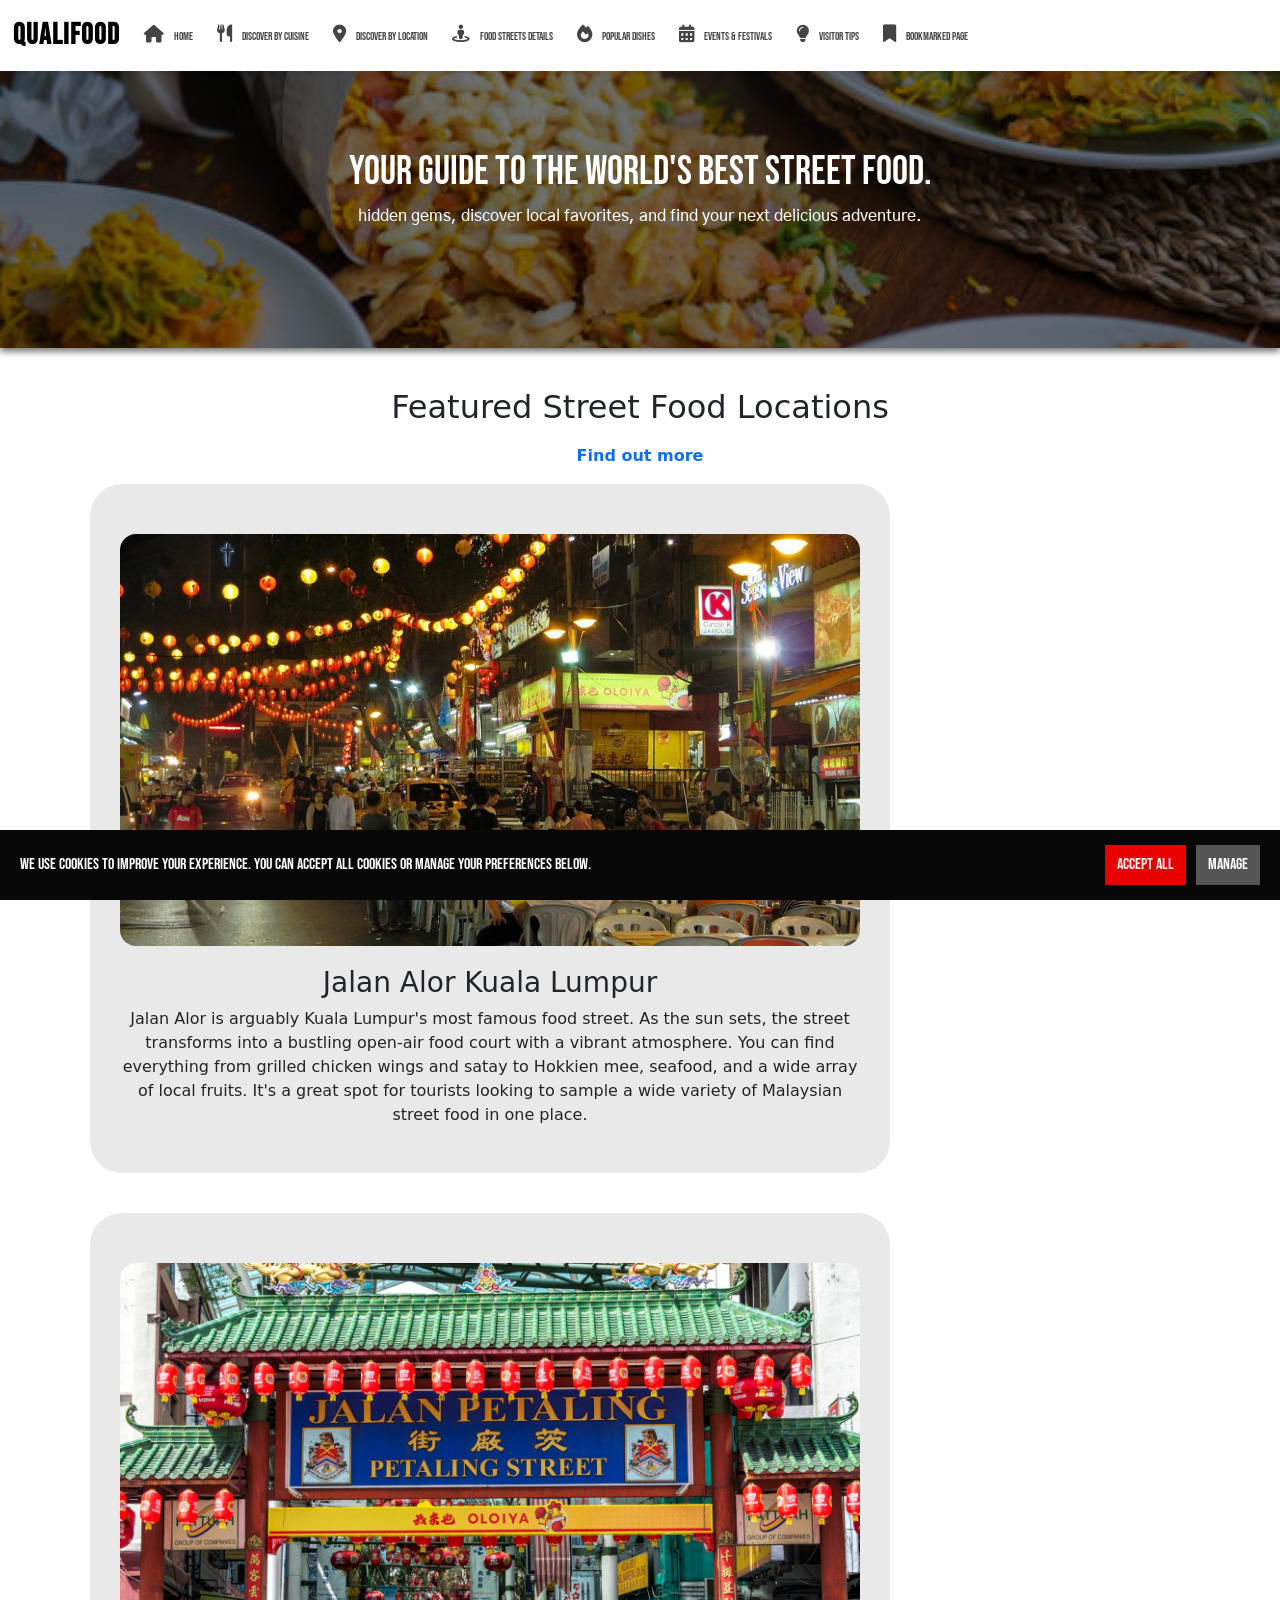
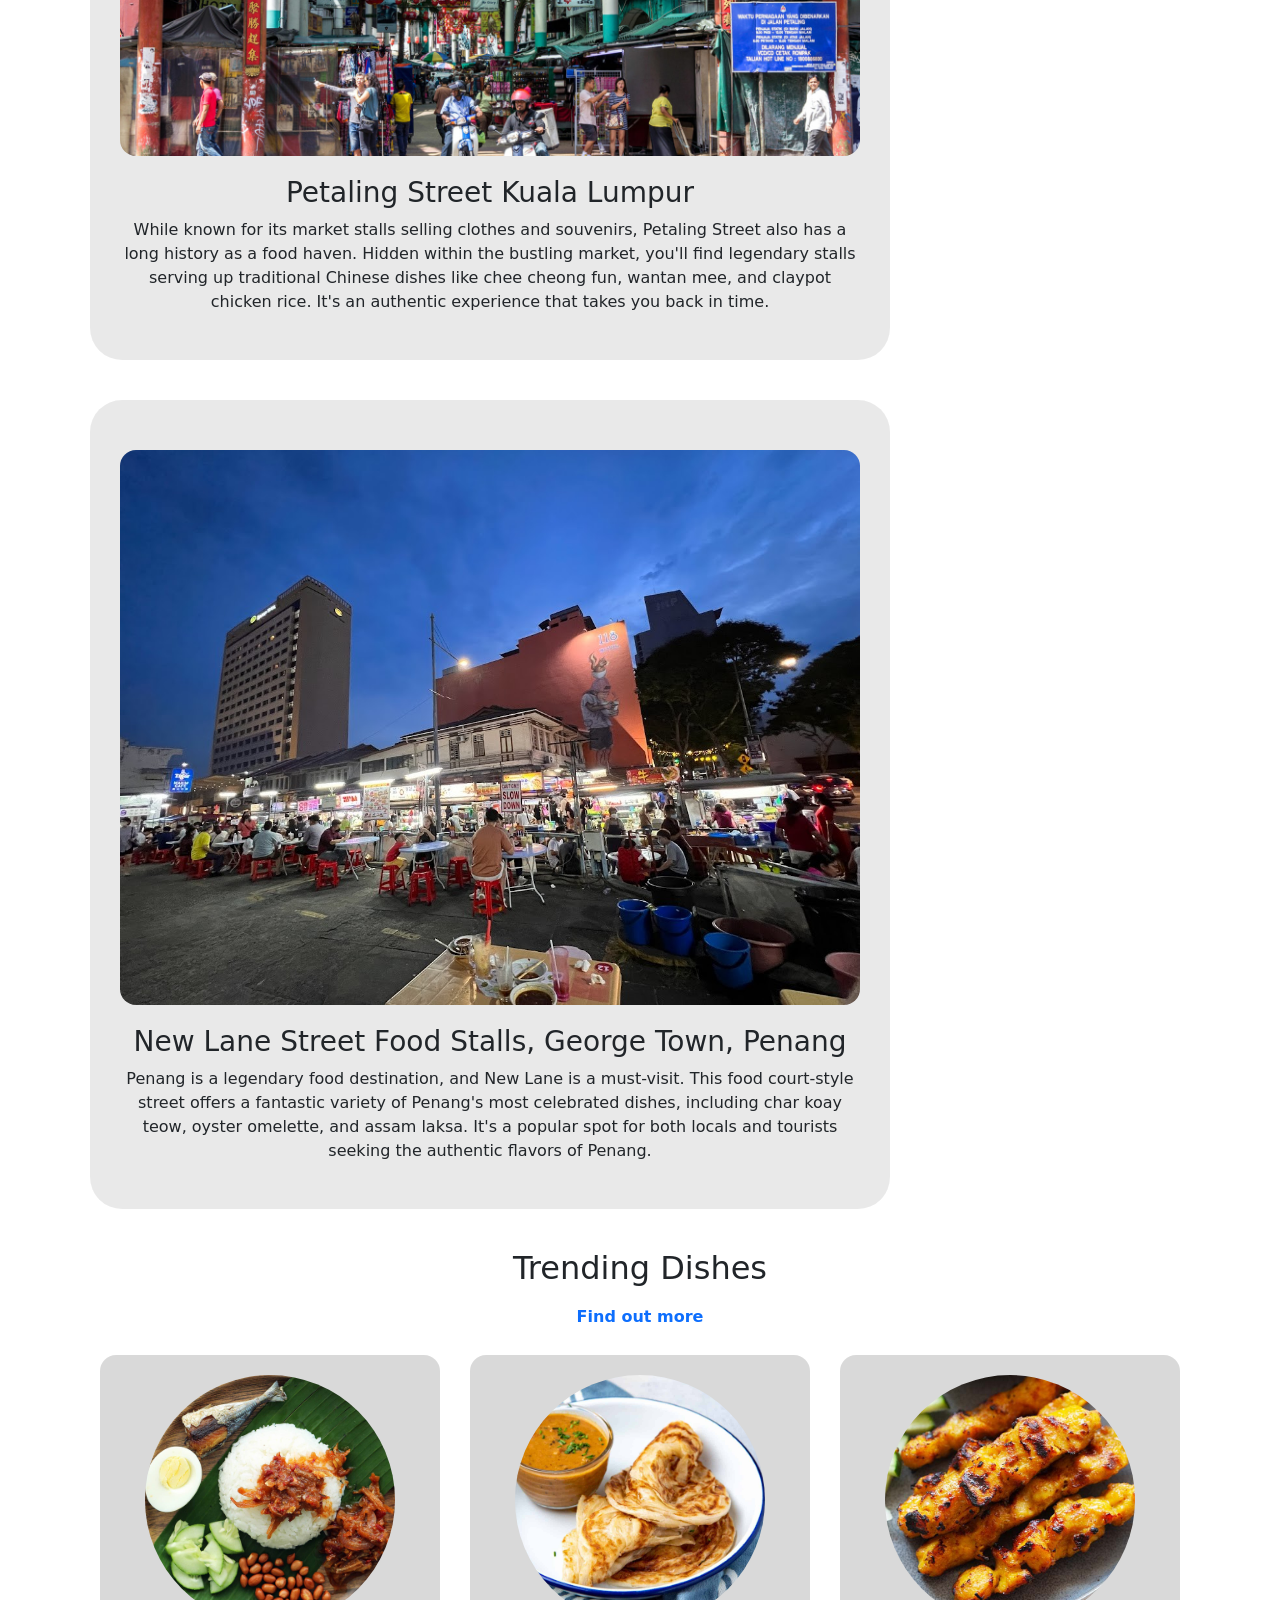
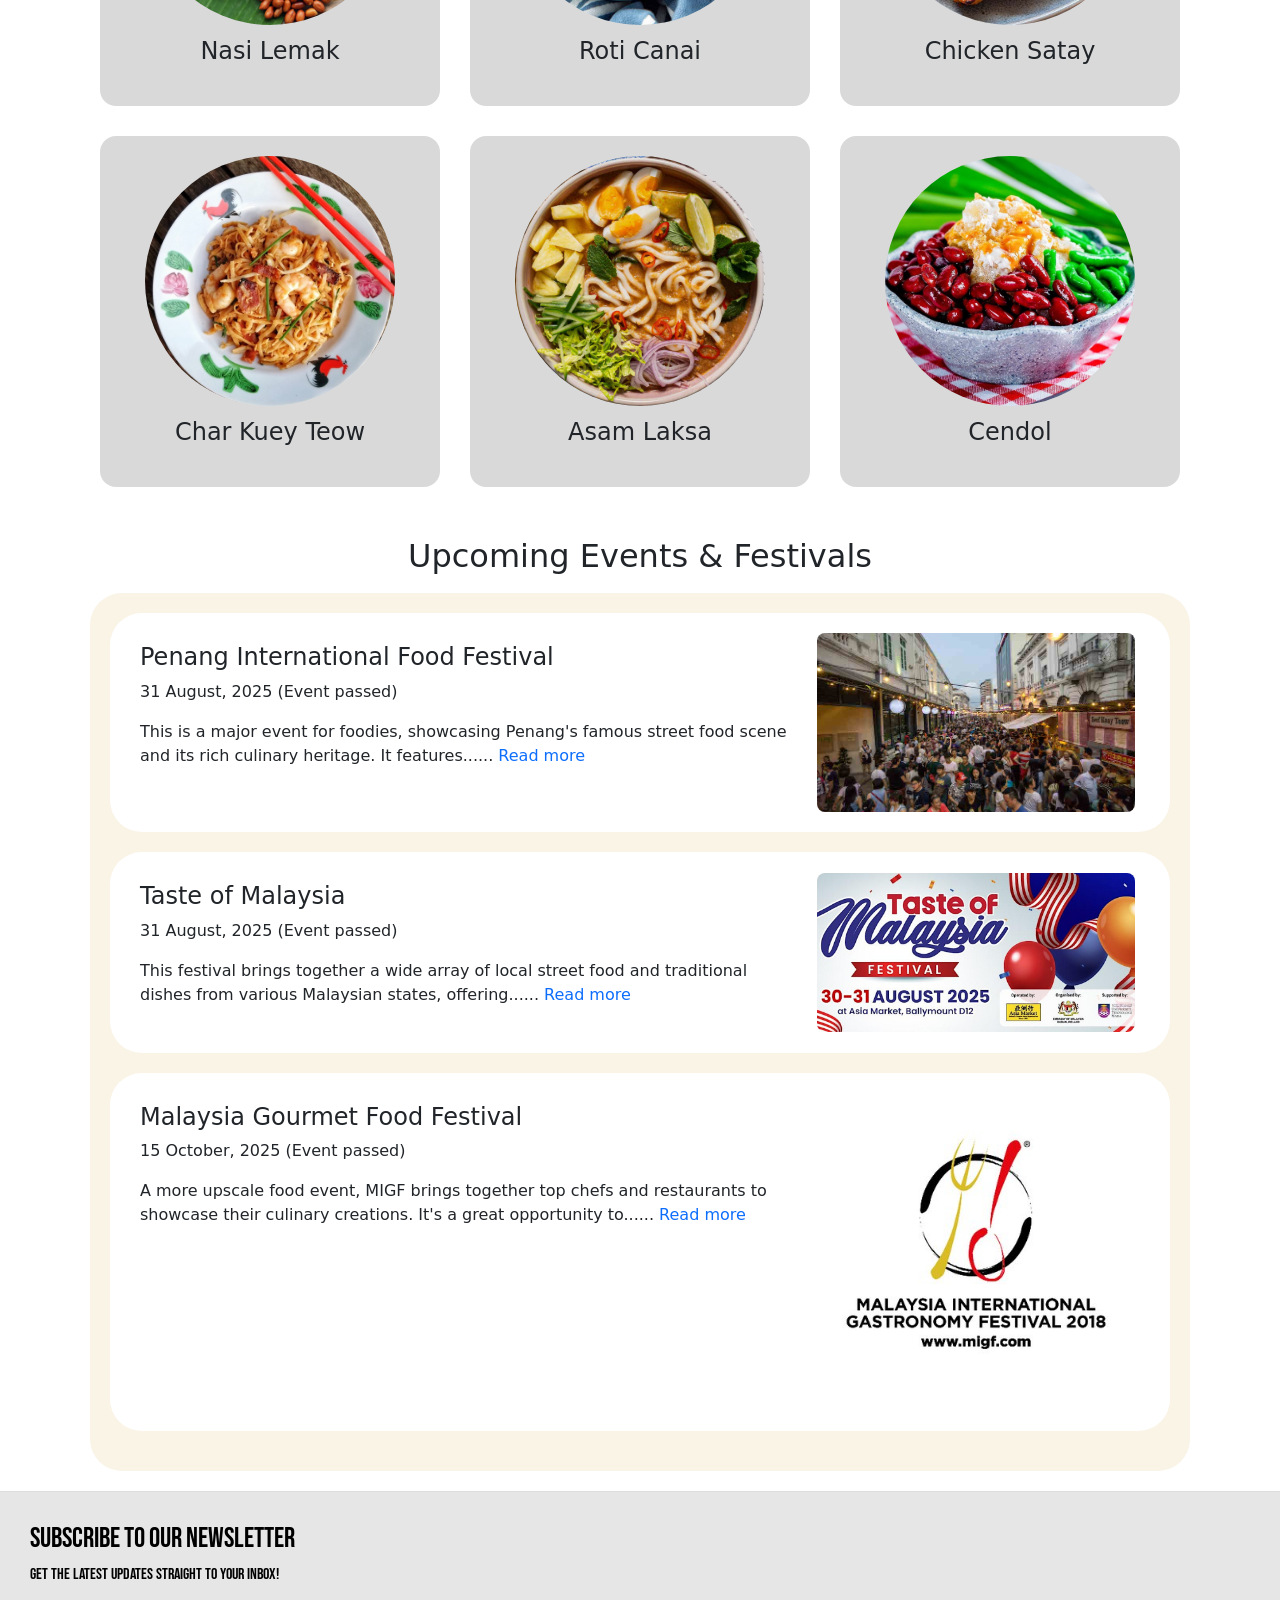
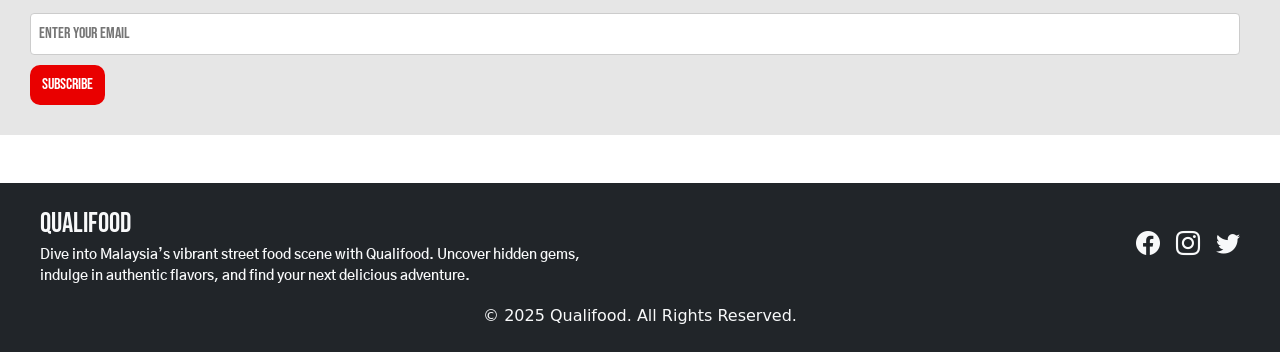
<file: index.html>
<!DOCTYPE html>
<html lang="en">
<head>
  <meta charset="UTF-8">
  <meta name="viewport" content="width=device-width, initial-scale=1.0">
  <title>QualiFood</title>

  <meta http-equiv="refresh" content="0; url=HTML/Home.html">

  <script>
    window.location.replace("HTML/Home.html");
  </script>
</head>

<body>
  <p>
    Redirecting to
    <a href="HTML/Home.html">QualiFood</a>...
  </p>
</body>
</html>
</file>
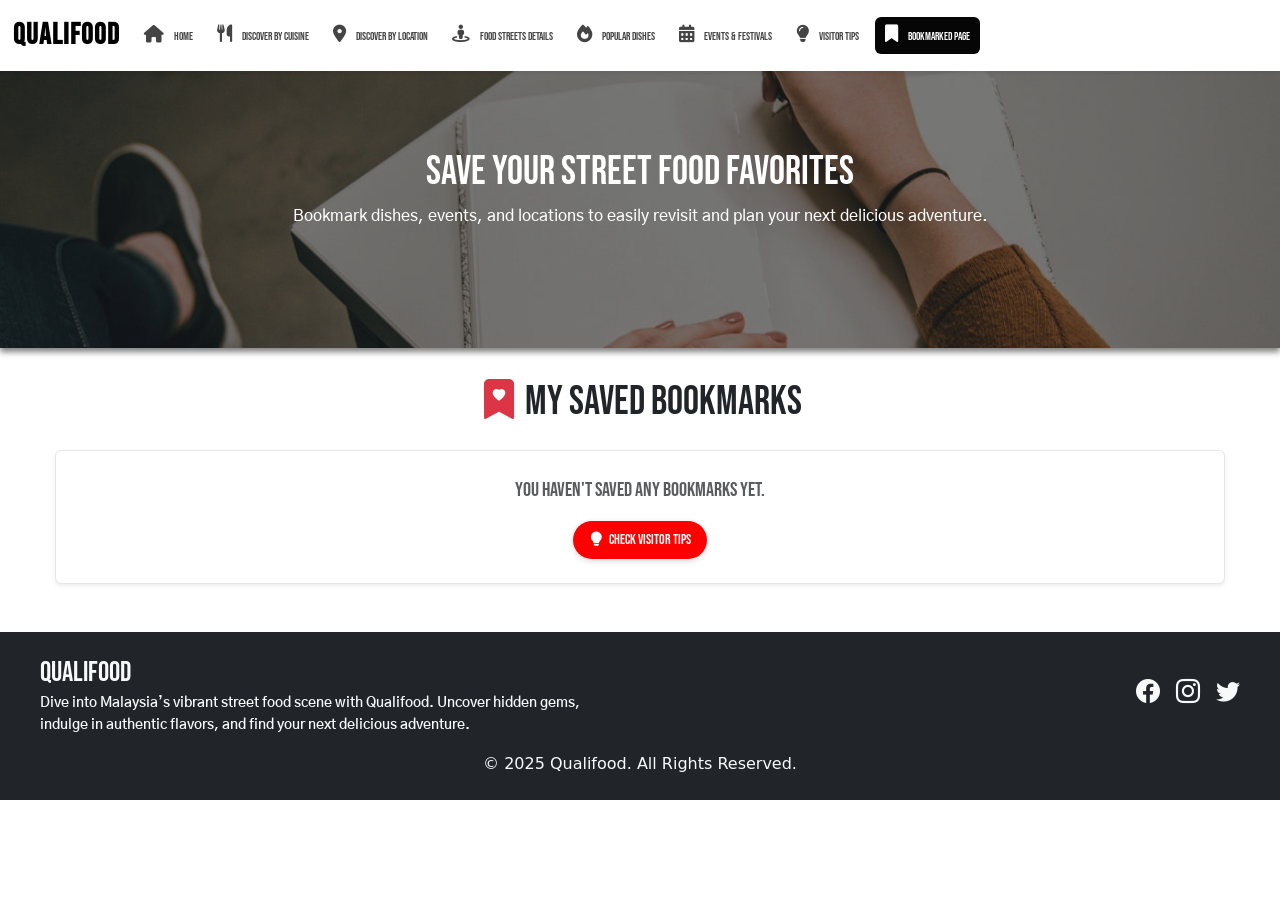
<file: HTML/BookmarkedPage.html>
<!DOCTYPE html>
<html lang="en">

<head>
    <meta charset="UTF-8" />
    <title>My Bookmarks</title>
    <!-- Bootstrap CSS & Icons -->
    <link href="https://cdn.jsdelivr.net/npm/bootstrap@5.3.2/dist/css/bootstrap.min.css" rel="stylesheet">
    <link href="https://cdn.jsdelivr.net/npm/bootstrap-icons@1.10.5/font/bootstrap-icons.css" rel="stylesheet">
    <link rel="stylesheet" href="https://cdnjs.cloudflare.com/ajax/libs/font-awesome/6.5.0/css/all.min.css">

    <!-- External CSS -->
    <link rel="stylesheet" href="../CSS/BookmarkedPage.css">
    <link rel="stylesheet" href="../CSS/HeaderFooter.css">
</head>

<body class="pt-5">
    <!-- Header -->
    <header class="header shadow-sm fixed-top bg-white">
        <nav class="navbar navbar-expand-lg navbar-light">
            <div class="container-fluid">
                <!-- Logo -->
                <a class="navbar-brand fw-bold site-logo me-3" href="../HTML/Home.html">Qualifood</a>

                <!-- Toggle button beside logo -->
                <button class="navbar-toggler" type="button" data-bs-toggle="collapse" data-bs-target="#navbarNav"
                    aria-controls="navbarNav" aria-expanded="false" aria-label="Toggle navigation">
                    <span class="navbar-toggler-icon"></span>
                </button>

                <!-- Navigation & Search -->
                <div class="collapse navbar-collapse" id="navbarNav">
                    <ul class="navbar-nav me-auto mb-2 mb-lg-0">
                        <li class="nav-item">
                            <a class="nav-link" href="../HTML/Home.html">
                                <i class="fas fa-home"></i> Home
                            </a>
                        </li>
                        <li class="nav-item">
                            <a class="nav-link" href="../HTML/discover-food.html">
                                <i class="fas fa-utensils"></i> Discover by Cuisine
                            </a>
                        </li>
                        <li class="nav-item">
                            <a class="nav-link" href="../HTML/discover-location.html">
                                <i class="fas fa-map-marker-alt"></i> Discover by Location
                            </a>
                        </li>
                        <li class="nav-item">
                            <a class="nav-link" href="../HTML/FoodStreetGuide.html">
                                <i class="fas fa-street-view"></i> Food Streets Details
                            </a>
                        </li>
                        <li class="nav-item">
                            <a class="nav-link" href="../HTML/PopularDishes.html">
                                <i class="fas fa-fire"></i> Popular Dishes
                            </a>
                        </li>
                        <li class="nav-item">
                            <a class="nav-link" href="../HTML/Events&Festivals.html">
                                <i class="fas fa-calendar-alt"></i> Events & Festivals
                            </a>
                        </li>
                        <li class="nav-item">
                            <a class="nav-link" href="../HTML/VisitorTips.html">
                                <i class="fas fa-lightbulb"></i> Visitor Tips
                            </a>
                        </li>
                        <li class="nav-item">
                            <a class="nav-link" href="../HTML/BookmarkedPage.html"
                                style="background-color:#060606; padding: 8px 10px; color:white;">
                                <i class="fas fa-bookmark"></i> Bookmarked Page
                            </a>
                        </li>
                    </ul>

                </div>
            </div>
        </nav>
    </header>

    <div class="hero-container">
        <h1>Save your street food favorites</h1>
        <p>Bookmark dishes, events, and locations to easily revisit and plan your next delicious adventure.</p>
    </div>

    <!-- CONTENT -->
    <div class="container-my-5">
        <h1 class="text-center mb-4">
            <i class="bi bi-bookmark-heart-fill text-danger"></i> My Saved Bookmarks
        </h1>

        <!-- Empty state message -->
        <div id="emptyBookmarkMsg" class="text-center my-4" style="display: none;">
            <div class="msg p-4 rounded shadow-sm">
                <p class="fs-5 text-muted mb-3">You haven't saved any bookmarks yet.</p>
                <a href="../HTML/VisitorTips.html" class="btn btn-primary">
                    <i class="bi bi-lightbulb-fill me-1"></i> Check Visitor Tips
                </a>
            </div>
        </div>

        <!-- Bookmark list -->
        <div id="bookmarkList" class="row g-4">
            <!-- Bookmark cards will be injected here -->
        </div>
    </div>
    <!-- Footer -->
    <div id="footer-placeholder"></div>

    <!-- jQuery -->
    <script src="https://code.jquery.com/jquery-3.7.1.min.js"></script>

    <!-- Bootstrap JS -->
    <script src="https://cdn.jsdelivr.net/npm/bootstrap@5.3.2/dist/js/bootstrap.bundle.min.js"></script>
    <link href="https://cdn.jsdelivr.net/npm/bootstrap@5.3.2/dist/css/bootstrap.min.css" rel="stylesheet">
    <link href="https://cdn.jsdelivr.net/npm/bootstrap-icons@1.10.5/font/bootstrap-icons.css" rel="stylesheet">

    <script src="../JS/BookmarkedPage.js"></script>
    <script src="../JS/footer.js"></script>
</body>

</html>
</file>
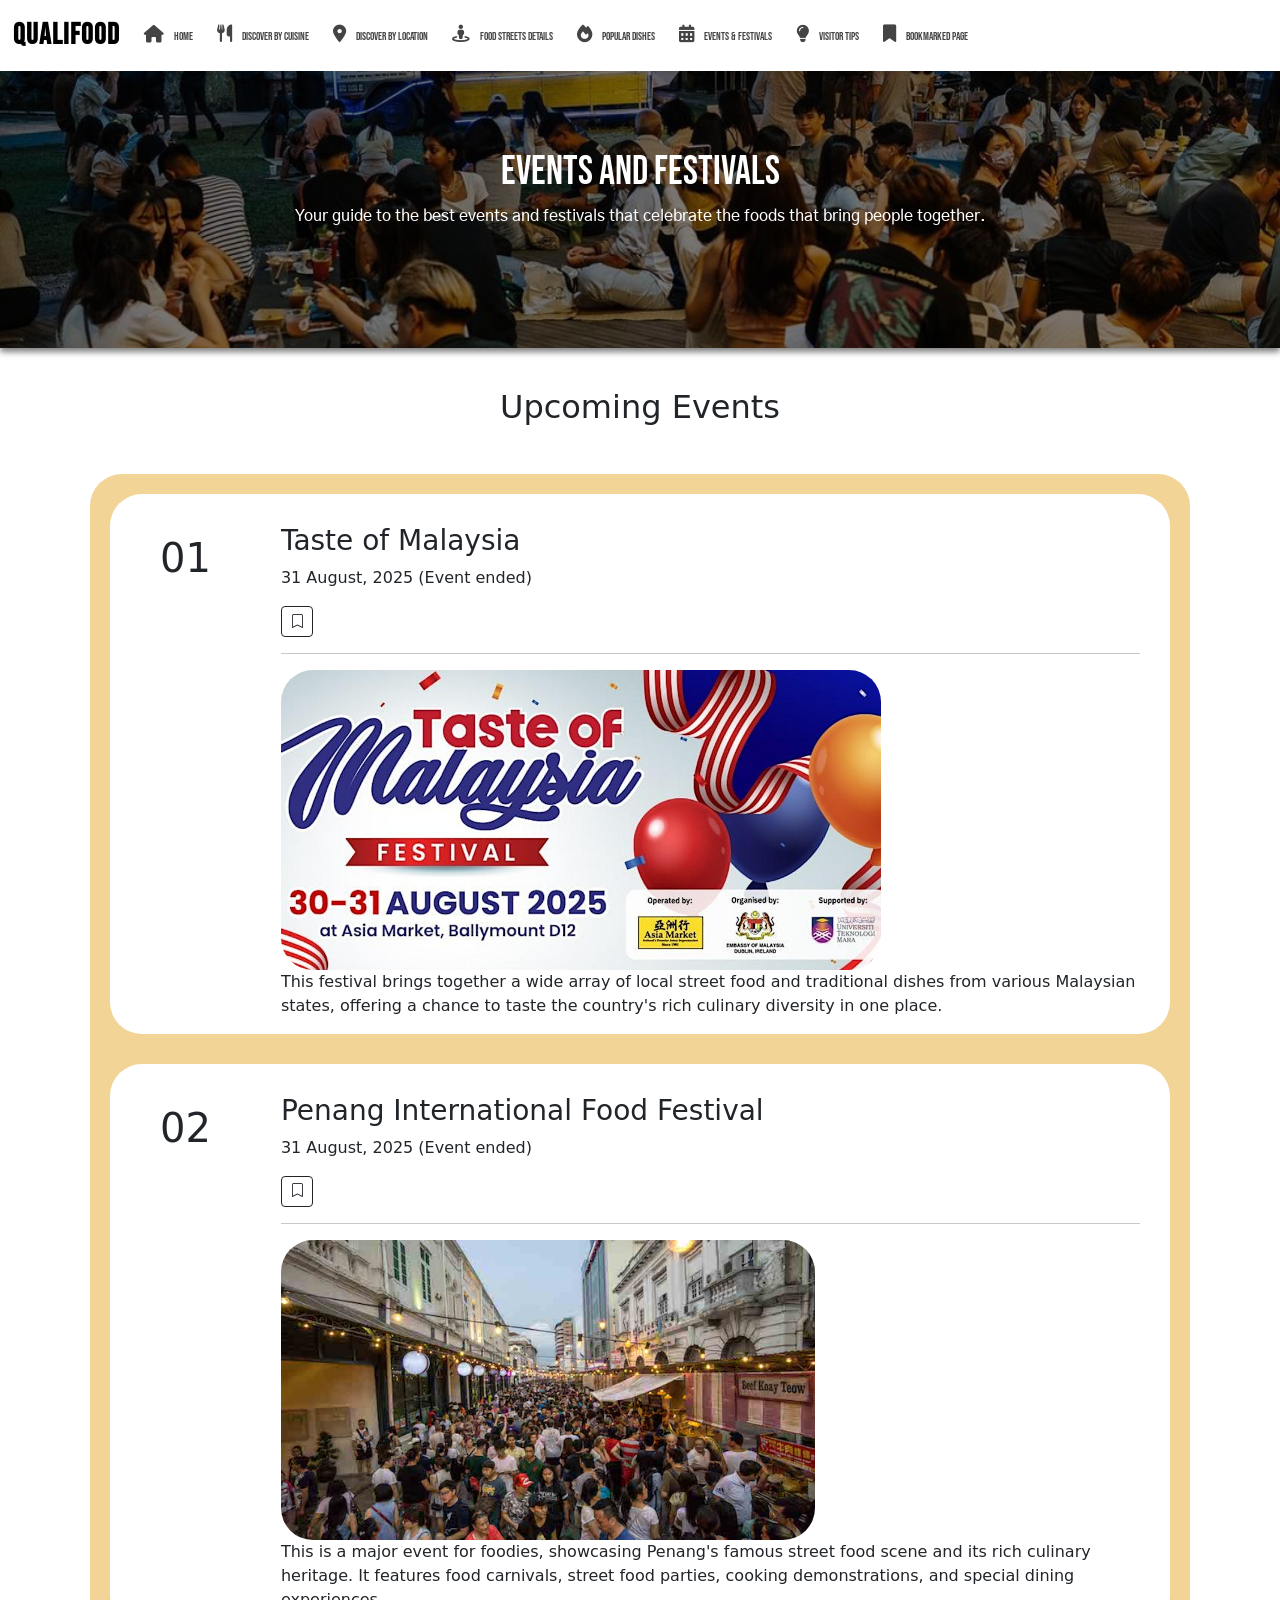
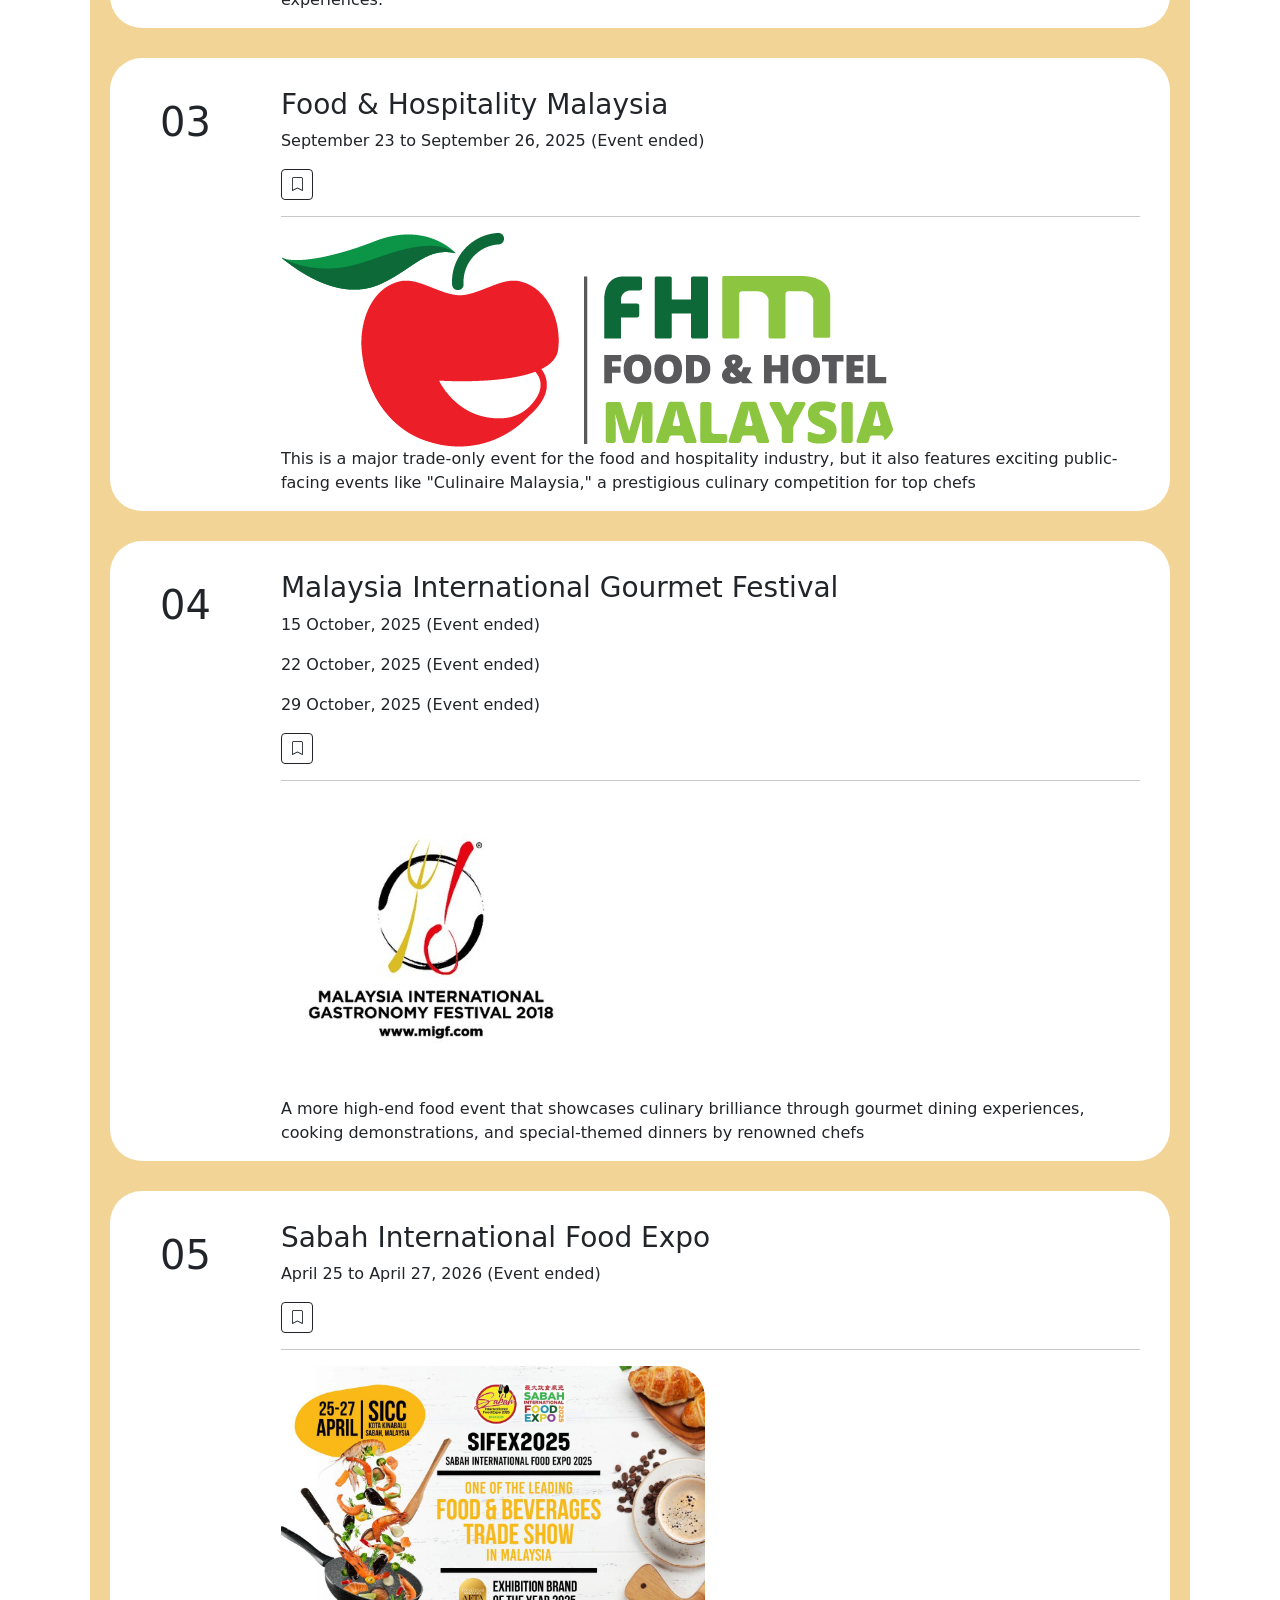
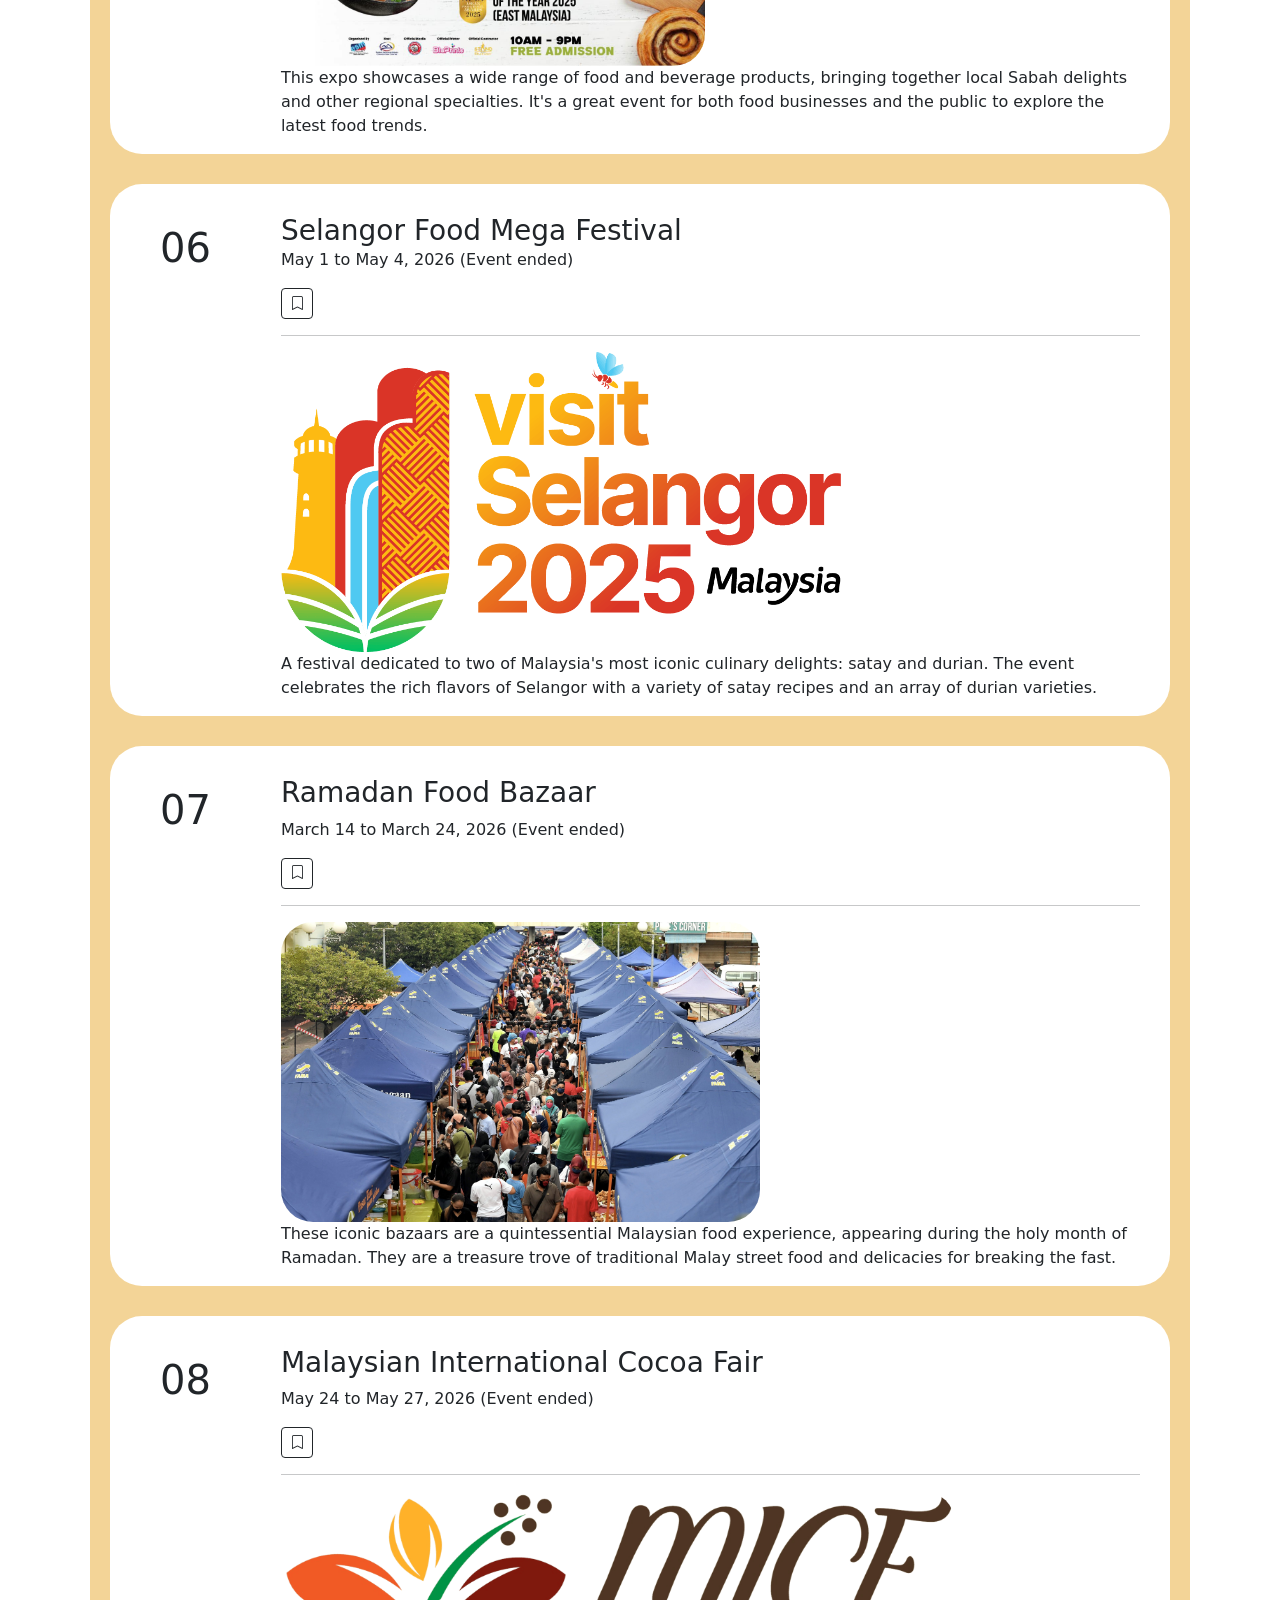
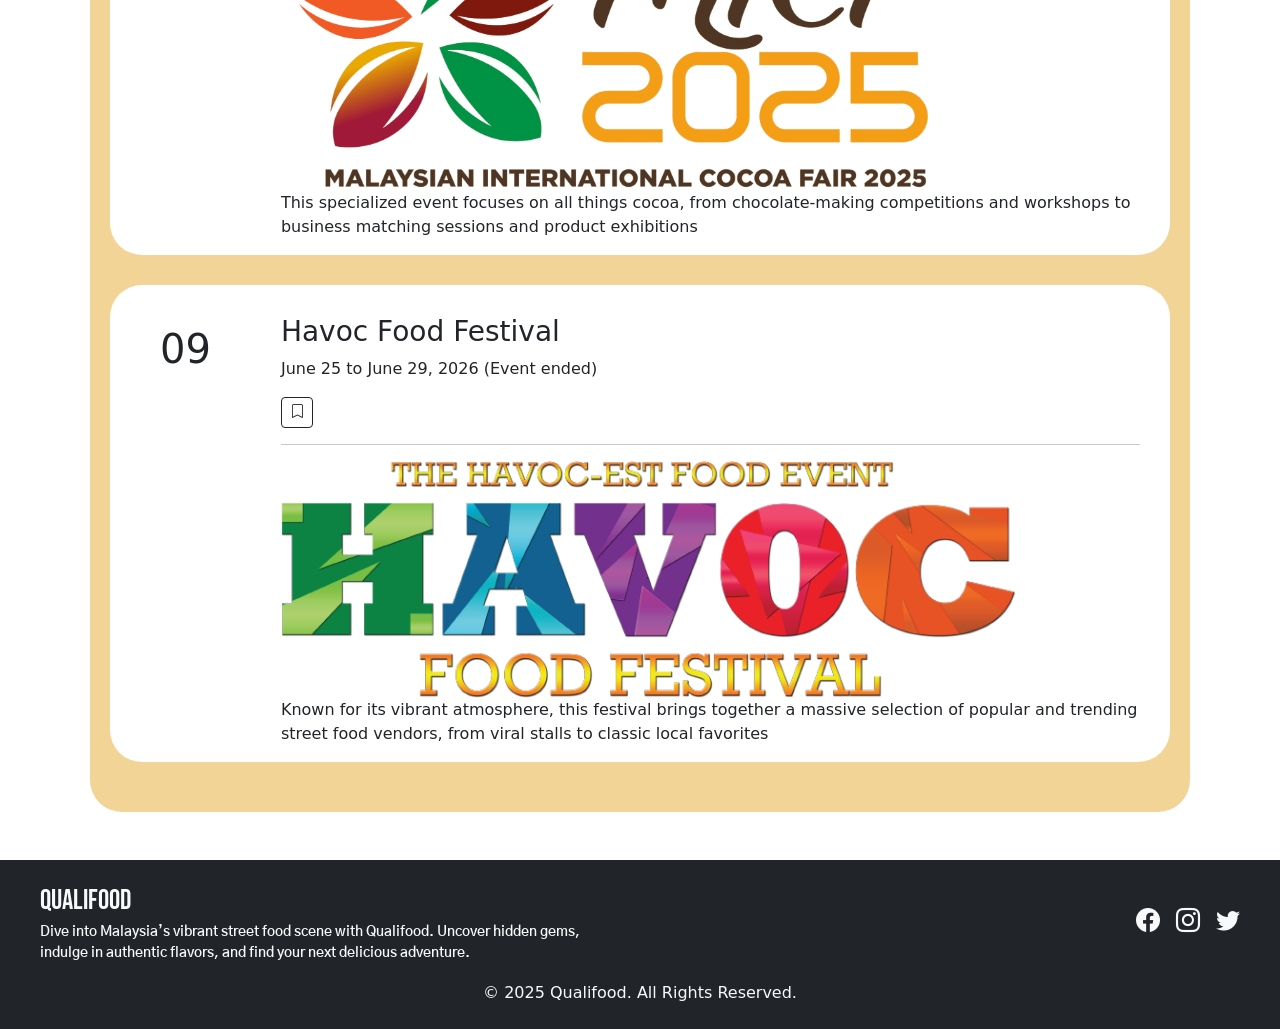
<file: HTML/Events&Festivals.html>
<!DOCTYPE html>
<html lang="en">

<head>
    <meta charset="utf-8">
    <meta name="viewport" content="width=device-width, initial-scale=1.0">
    <title>Street Food Website Events & Festivals</title>

    <!-- Bootstrap CSS & Icons -->
    <link href="https://cdn.jsdelivr.net/npm/bootstrap@5.3.2/dist/css/bootstrap.min.css" rel="stylesheet">
    <link href="https://cdn.jsdelivr.net/npm/bootstrap-icons@1.10.5/font/bootstrap-icons.css" rel="stylesheet">
    <link rel="stylesheet" href="https://cdnjs.cloudflare.com/ajax/libs/font-awesome/6.5.0/css/all.min.css">

    <!-- External CSS -->
    <link rel="stylesheet" href="../CSS/Events&Festivals.css">
    <link rel="stylesheet" href="../CSS/HeaderFooter.css">
</head>

<body class="pt-5">
    <!-- Header -->
    <header class="header shadow-sm fixed-top bg-white">
        <nav class="navbar navbar-expand-lg navbar-light">
            <div class="container-fluid">
                <!-- Logo -->
                <a class="navbar-brand fw-bold site-logo me-3" href="../HTML/Home.html">Qualifood</a>

                <!-- Toggle button beside logo -->
                <button class="navbar-toggler" type="button" data-bs-toggle="collapse" data-bs-target="#navbarNav"
                    aria-controls="navbarNav" aria-expanded="false" aria-label="Toggle navigation">
                    <span class="navbar-toggler-icon"></span>
                </button>

                <!-- Navigation & Search -->
                <div class="collapse navbar-collapse" id="navbarNav">
                    <ul class="navbar-nav me-auto mb-2 mb-lg-0">
                        <li class="nav-item">
                            <a class="nav-link" href="../HTML/Home.html">
                                <i class="fas fa-home"></i> Home
                            </a>
                        </li>
                        <li class="nav-item">
                            <a class="nav-link" href="../HTML/discover-food.html">
                                <i class="fas fa-utensils"></i> Discover by Cuisine
                            </a>
                        </li>
                        <li class="nav-item">
                            <a class="nav-link" href="../HTML/discover-location.html">
                                <i class="fas fa-map-marker-alt"></i> Discover by Location
                            </a>
                        </li>
                        <li class="nav-item">
                            <a class="nav-link" href="../HTML/FoodStreetDetails.html">
                                <i class="fas fa-street-view"></i> Food Streets Details
                            </a>
                        </li>
                        <li class="nav-item">
                            <a class="nav-link" href="../HTML/PopularDishes.html">
                                <i class="fas fa-fire"></i> Popular Dishes
                            </a>
                        </li>
                        <li class="nav-item">
                            <a class="nav-link" href="../HTML/Events&Festivals.html">
                                <i class="fas fa-calendar-alt"></i> Events & Festivals
                            </a>
                        </li>
                        <li class="nav-item">
                            <a class="nav-link" href="../HTML/VisitorTips.html">
                                <i class="fas fa-lightbulb"></i> Visitor Tips
                            </a>
                        </li>
                        <li class="nav-item">
                            <a class="nav-link" href="../HTML/BookmarkedPage.html">
                                <i class="fas fa-bookmark"></i> Bookmarked Page
                            </a>
                        </li>
                    </ul>

                </div>
            </div>
        </nav>
    </header>
    <header>
        <div class="hero-container">
            <h1>Events and Festivals</h1>
            <p>Your guide to the best events and festivals that celebrate the foods that bring people together.</p>
        </div>
    </header>
    <main>
        <h2>Upcoming Events</h2>
        <div id="upcoming-events-container" class="upcoming-events-container rounded-5">
            <div id="ramadan-food-bazaar" class="upcoming-event item-1 rounded-5" data-date="2026-05-14">
                <h1>01</h1>
                <div class="event-header">
                    <h3>Ramadan Food Bazaar</h3>                 
                    <p class="date">March 14 to March 24, 2026 <span class="days-left" data-date="2026-03-14"></span>
                    </p>
                    <div>
                        <button class="btn btn-sm btn-outline-dark bookmark-btn" 
                            data-type="event" 
                            data-name="Ramadan Food Bazaar" 
                            data-description="These iconic bazaars are a quintessential Malaysian food experience, appearing during the holy month of Ramadan. They are a treasure trove of traditional Malay street food and delicacies for breaking the fast."
                            data-image="../Shak Yong Sim/Food Festivals/ramadan bazaar.jpg">
                        <i class="bi bi-bookmark"></i>
                    </button>
                    <hr>
                    </div>
                </div>
                <img src="../Shak Yong Sim/Food Festivals/ramadan bazaar.jpg" class="rounded-5">
                <p>These iconic bazaars are a quintessential Malaysian food experience, appearing during the holy month
                    of Ramadan. They are a treasure trove of traditional Malay street food and delicacies for breaking
                    the fast.</p>
            </div>
            <div id="sabah-international-food-expo" class="upcoming-event item-2 rounded-5" data-date="2026-04-25">
                <h1>02</h1>
                <div class="event-header">
                    <h3>Sabah International Food Expo</h3>
                    <p class="date">April 25 to April 27, 2026<span class="days-left" data-date="2026-04-25"></span></p>
                    <div>
                        <button class="btn btn-sm btn-outline-dark bookmark-btn" 
                            data-type="event" 
                            data-name="Sabah International Food Expo" 
                            data-description="This expo showcases a wide range of food and beverage products, bringing together local Sabah delights and other regional specialties. It's a great event for both food businesses and the public to explore the latest food trends."
                            data-image="../Shak Yong Sim/Food Festivals/Sabah international food expo.jpg">
                        <i class="bi bi-bookmark"></i>
                    </button>
                    <hr>
                    </div>
                </div>
                <img src="../Shak Yong Sim/Food Festivals/Sabah international food expo.jpg" class="rounded-5">
                <p>This expo showcases a wide range of food and beverage products, bringing together local Sabah
                    delights and other regional specialties. It's a great event for both food businesses and the public
                    to explore the latest food trends.</p>
            </div>
            <div id="selangor-food-mega-festival" class="upcoming-event item-3 rounded-5" data-date="2026-05-01">
                <h1>03</h1>
                <div class="event-header">
                    <h3 class="mb-0">Selangor Food Mega Festival</h3>
                    <p class="date">May 1 to May 4, 2026<span class="days-left" data-date="2026-05-1"></span></p>         
                    <div>
                        <button class="btn btn-sm btn-outline-dark bookmark-btn" 
                            data-type="event" 
                            data-name="Selangor Food Mega Festival" 
                            data-description="A festival dedicated to two of Malaysia's most iconic culinary delights: satay and durian. The event celebrates the rich flavors of Selangor with a variety of satay recipes and an array of durian varieties."
                            data-image="../Shak Yong Sim/Food Festivals/vsy25_logo-1.png">
                        <i class="bi bi-bookmark"></i>
                    </button>
                    <hr>
                    </div>
                </div>
                <img src="../Shak Yong Sim/Food Festivals/vsy25_logo-1.png" class="rounded-5">
                <p>A festival dedicated to two of Malaysia's most iconic culinary delights: satay and durian. The event
                    celebrates the rich flavors of Selangor with a variety of satay recipes and an array of durian
                    varieties.</p>
                    
            </div>
            <div id="malaysia-international-cocoa-fair" class="upcoming-event item-4 rounded-5" data-date="2026-05-24">
                <h1>04</h1>
                <div class="event-header">
                    <h3>Malaysian International Cocoa Fair</h3>
                    <p class="date">May 24 to May 27, 2026<span class="days-left" data-date="2026-05-24"></span></p>
                    <div>
                        <button class="btn btn-sm btn-outline-dark bookmark-btn" 
                        data-type="event" 
                        data-name="Malaysian International Cocoa Fair" 
                        data-description="This specialized event focuses on all things cocoa, from chocolate-making competitions and workshops to business matching sessions and product exhibitions."
                        data-image="../Shak Yong Sim/Food Festivals/crop_logo_micf__1_-removebg-rwAIQdD8-transformed-e1727335983709.png">
                        <i class="bi bi-bookmark"></i>
                    </button>
                    <hr>
                    </div>
                </div>
                <img src="../Shak Yong Sim/Food Festivals/crop_logo_micf__1_-removebg-rwAIQdD8-transformed-e1727335983709.png" class="rounded-5">
                <p>This specialized event focuses on all things cocoa, from chocolate-making competitions and workshops
                    to business matching sessions and product exhibitions</p>
            </div>
            <div id="havoc-food-festival" class="upcoming-event item-5 rounded-5" data-date="2026-06-25">
                <h1>05</h1>
                <div class="event-header">
                    <h3>Havoc Food Festival</h3>
                    <p class="date">June 25 to June 29, 2026 <span class="days-left" data-date="2026-06-25"></span></p>
                    <div>
                        <button class="btn btn-sm btn-outline-dark bookmark-btn" 
                            data-type="event" 
                            data-name="Havoc Food Festival" 
                            data-description="Known for its vibrant atmosphere, this festival brings together a massive selection of popular and trending street food vendors, from viral stalls to classic local favorites."
                            data-image="../Shak Yong Sim/Food Festivals/Havoc-Food-Festival-Logo.png">
                        <i class="bi bi-bookmark"></i>
                    </button>
                    <hr>
                    </div>
                </div>
                <img src="../Shak Yong Sim/Food Festivals/Havoc-Food-Festival-Logo.png" class="rounded-5">
                <p>Known for its vibrant atmosphere, this festival brings together a massive selection of popular and
                    trending street food vendors, from viral stalls to classic local favorites</p>
            </div>
            <div id="food-and-hospitality-malaysia" class="upcoming-event item-6 rounded-5" data-date="2025-09-23">
                <h1>06</h1>
                <div class="event-header">
                    <h3>Food & Hospitality Malaysia</h3>
                    <p class="date">September 23 to September 26, 2025<span class="days-left" data-start="2025-09-23"
                            data-end="2025-09-26"></span></p>
                            <div>
                                <button class="btn btn-sm btn-outline-dark bookmark-btn" 
                                data-type="event" 
                                data-name="Food & Hospitality Malaysia" 
                                data-description="This is a major trade-only event for the food and hospitality industry, but it also features exciting public-facing events like 'Culinaire Malaysia,' a prestigious culinary competition for top chefs."
                                data-image="../Shak Yong Sim/Food Festivals/FHM-Logo-02.png">
                                <i class="bi bi-bookmark"></i>
                            </button>
                            <hr>
                            </div>
                </div>
                <img src="../Shak Yong Sim/Food Festivals/FHM-Logo-02.png" class="rounded-5">
                <p>This is a major trade-only event for the food and hospitality industry, but it also features exciting
                    public-facing events like "Culinaire Malaysia," a prestigious culinary competition for top chefs</p>
            </div>
            <div id="malaysia-international-gourmet-festival" class="upcoming-event item-7 rounded-5" data-date="2025-10-15">
                <h1>07</h1>
                <div class="event-header">
                    <h3>Malaysia International Gourmet Festival</h3>
                    <p class="subtitle">
                        15 October, 2025
                        <span class="days-left" data-date="2025-10-15"></span>
                    </p>

                    <p class="subtitle">
                        22 October, 2025
                        <span class="days-left" data-date="2025-10-22"></span>
                    </p>

                    <p class="subtitle">
                        29 October, 2025
                        <span class="days-left" data-date="2025-10-29"></span>
                    </p>
                    <div>
                        <button class="btn btn-sm btn-outline-dark bookmark-btn" 
                        data-type="event" 
                        data-name="Malaysia International Gourmet Festival" 
                        data-description="A more high-end food event that showcases culinary brilliance through gourmet dining experiences, cooking demonstrations, and special-themed dinners by renowned chefs."
                        data-image="../Shak Yong Sim/Food Festivals/Malaysia-Gourmet-Food-Festival.jpg">
                        <i class="bi bi-bookmark"></i>
                    </button>
                    <hr>
                    </div>
                </div>
                <img src="../Shak Yong Sim/Food Festivals/Malaysia-Gourmet-Food-Festival.jpg" class="rounded-5">
                <p>A more high-end food event that showcases culinary brilliance through gourmet dining experiences,
                    cooking demonstrations, and special-themed dinners by renowned chefs</p>
            </div>
            <div id="taste-of-malaysia" class="upcoming-event item-8 rounded-5" data-date="2025-08-31">
                <h1>08</h1>
                <div class="event-header">
                    <h3>Taste of Malaysia</h3>
                    <p class="date">31 August, 2025<span class="days-left" data-date="2025-08-31"></span></p>
                    <div>
                        <button class="btn btn-sm btn-outline-dark bookmark-btn" 
                        data-type="event" 
                        data-name="Taste of Malaysia" 
                        data-description="This festival brings together a wide array of local street food and traditional dishes from various Malaysian states, offering a chance to taste the country's rich culinary diversity in one place."
                        data-image="../Shak Yong Sim/Food Festivals/Taste of Malaysia.jpeg">
                        <i class="bi bi-bookmark"></i>
                    </button>
                    <hr>
                    </div>
                </div>
                <img src="../Shak Yong Sim/Food Festivals/Taste of Malaysia.jpeg" class="rounded-5">
                <p>This festival brings together a wide array of local street food and traditional dishes from various
                    Malaysian states, offering a chance to taste the country's rich culinary diversity in one place.</p>
            </div>
            <div id="penang-international-food-festival" class="upcoming-event item-9 rounded-5" data-date="2025-08-31">
                <h1>09</h1>
                <div class="event-header">
                    <h3>Penang International Food Festival</h3>
                    <p class="date">31 August, 2025<span class="days-left" data-date="2025-08-31"></span></p>
                    <div>
                        <button class="btn btn-sm btn-outline-dark bookmark-btn" 
                        data-type="event" 
                        data-name="Penang International Food Festival" 
                        data-description="This is a major event for foodies, showcasing Penang's famous street food scene and its rich culinary heritage. It features food carnivals, street food parties, cooking demonstrations, and special dining experiences."
                        data-image="../Shak Yong Sim/Food Festivals/Penang-International-Food-Festival-PIFF.jpg">
                        <i class="bi bi-bookmark"></i>
                    </button>
                    <hr>
                    </div>
                </div>
                <img src="../Shak Yong Sim/Food Festivals/Penang-International-Food-Festival-PIFF.jpg" class="rounded-5">
                <p>This is a major event for foodies, showcasing Penang's famous street food scene and its rich culinary
                    heritage. It features food carnivals, street food parties, cooking demonstrations, and special
                    dining experiences.</p>
            </div>
        </div>

    </main>

      <!-- Footer -->
  <div id="footer-placeholder">
  </div>
    <!-- Bootstrap JS -->
    <script src="https://cdn.jsdelivr.net/npm/bootstrap@5.3.2/dist/js/bootstrap.bundle.min.js"></script>
    <link href="https://cdn.jsdelivr.net/npm/bootstrap@5.3.2/dist/css/bootstrap.min.css" rel="stylesheet">
    <link href="https://cdn.jsdelivr.net/npm/bootstrap-icons@1.10.5/font/bootstrap-icons.css" rel="stylesheet">

    <!-- External JS -->
    <script src="../JS/Events&Festivals.js"></script>
    <script src="../JS/footer.js"></script>
</body>


</html>
</file>
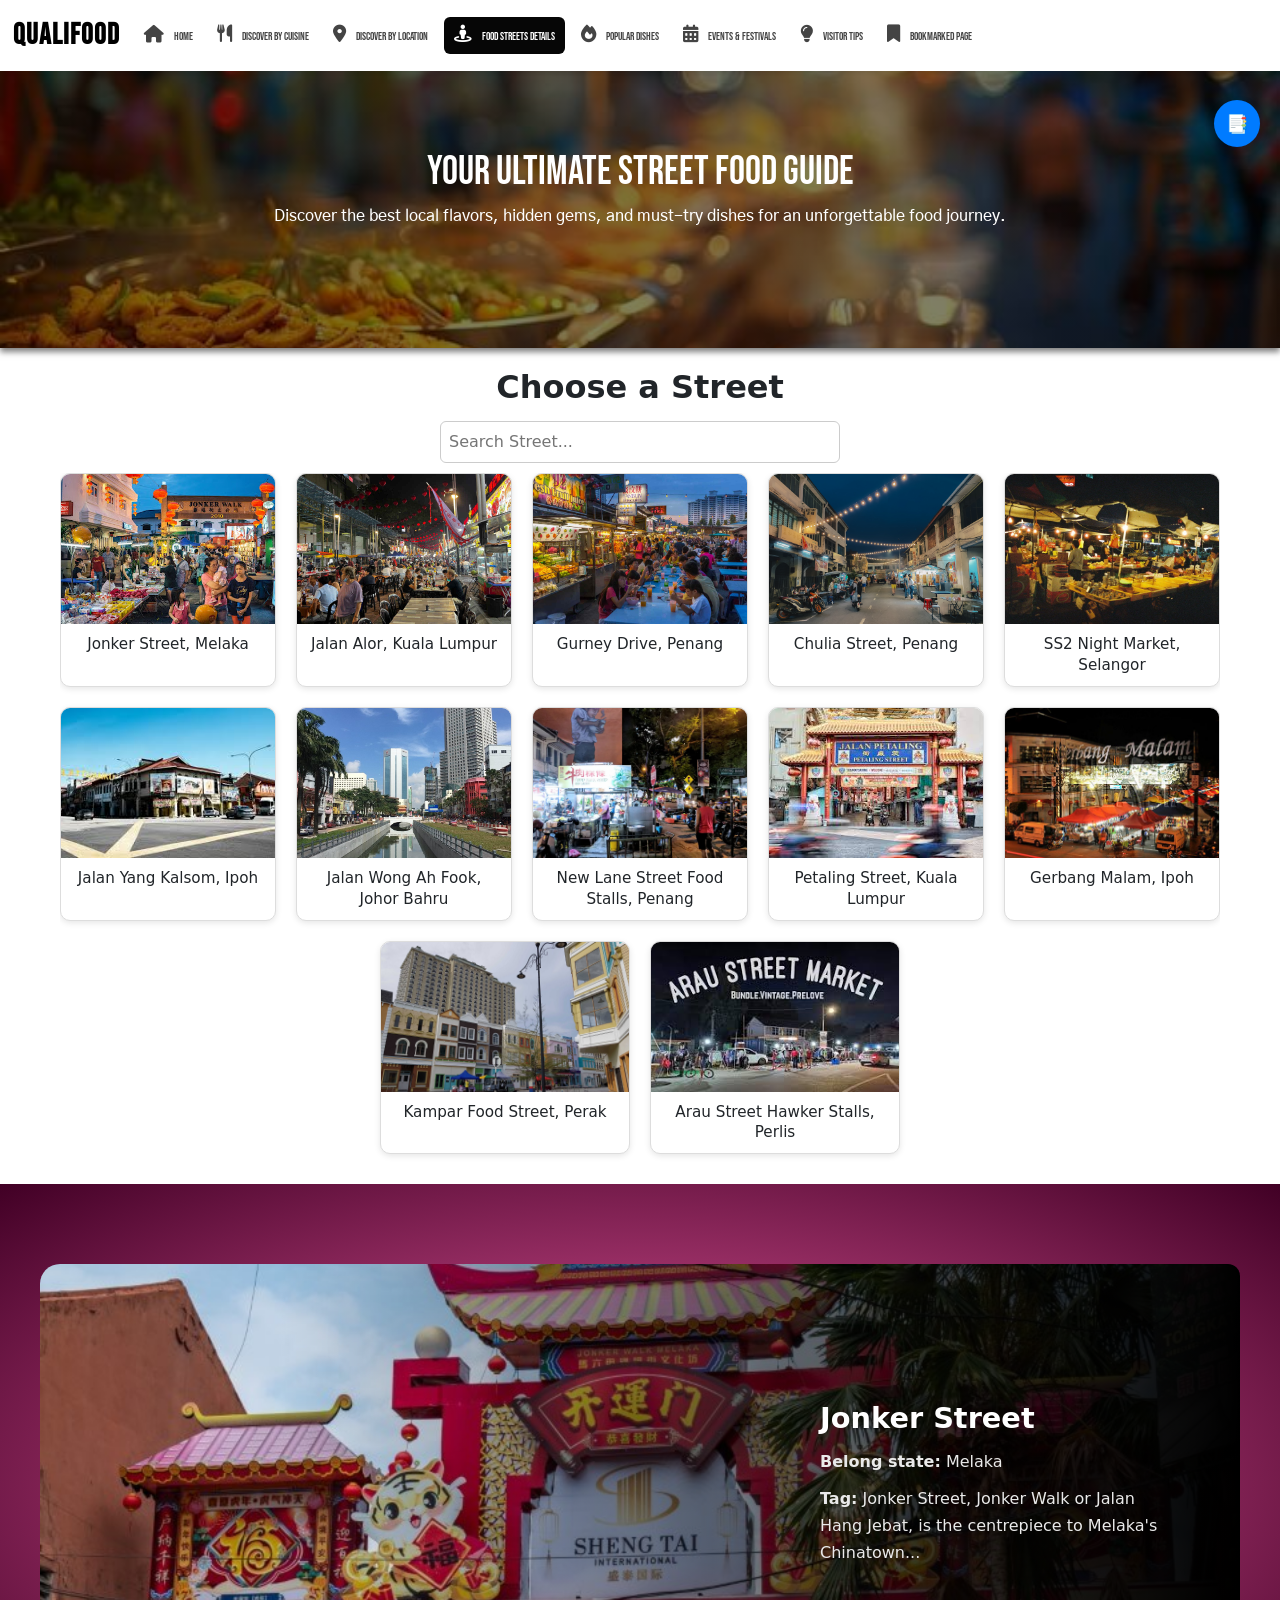
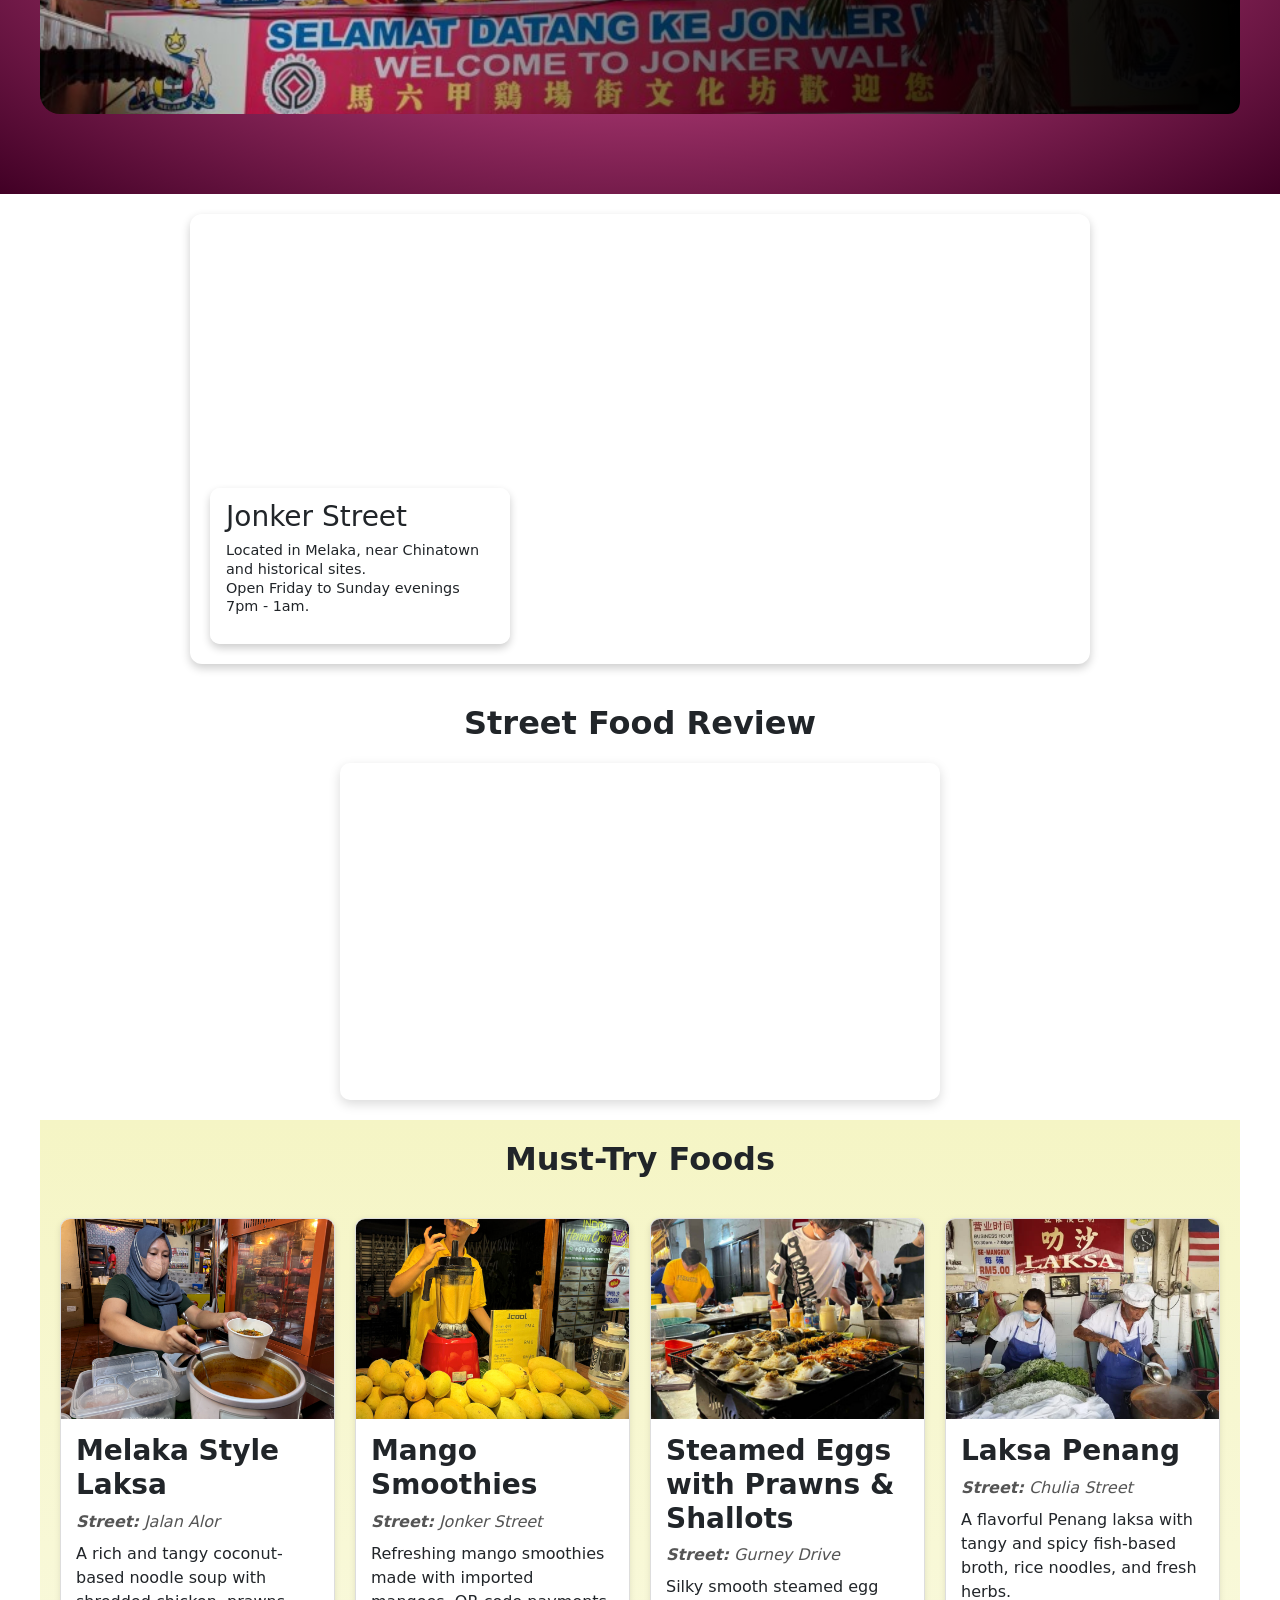
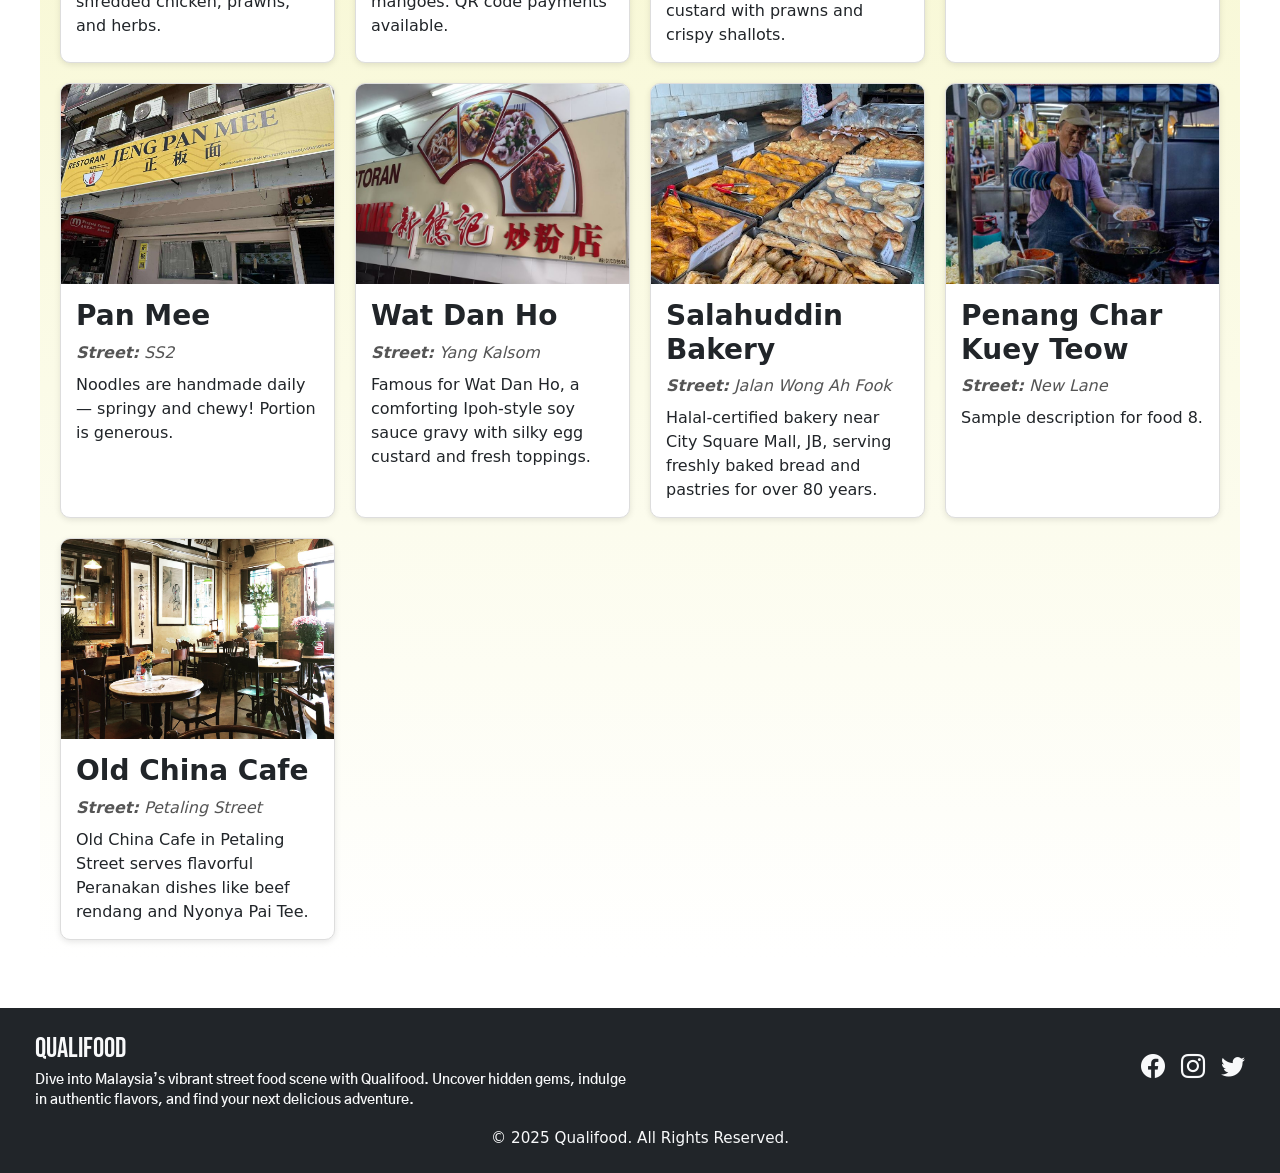
<file: HTML/FoodStreetGuide.html>
<!DOCTYPE html>
<html lang="en">

<head>
    <meta charset="UTF-8" />
    <meta name="viewport" content="width=device-width, initial-scale=1.0" />
    <title>Food Street Details</title>

    <!-- Bootstrap CSS -->
    <link href="https://cdn.jsdelivr.net/npm/bootstrap@5.3.2/dist/css/bootstrap.min.css" rel="stylesheet" />
    <link rel="stylesheet" href="https://cdnjs.cloudflare.com/ajax/libs/font-awesome/6.5.0/css/all.min.css">

    <!-- External CSS -->
    <link rel="stylesheet" href="../CSS/HeaderFooter.css" />
    <link rel="stylesheet" href="../CSS/FoodStreetGuide.css" />
</head>

<body>

    <body class="pt-5">
        <!-- Header -->
        <header class="header shadow-sm fixed-top bg-white">
            <nav class="navbar navbar-expand-lg navbar-light">
                <div class="container-fluid">
                    <!-- Logo -->
                    <a class="navbar-brand fw-bold site-logo me-3" href="../HTML/Home.html">Qualifood</a>

                    <!-- Toggle button beside logo -->
                    <button class="navbar-toggler" type="button" data-bs-toggle="collapse" data-bs-target="#navbarNav"
                        aria-controls="navbarNav" aria-expanded="false" aria-label="Toggle navigation">
                        <span class="navbar-toggler-icon"></span>
                    </button>

                    <!-- Navigation & Search -->
                    <div class="collapse navbar-collapse" id="navbarNav">
                        <ul class="navbar-nav me-auto mb-2 mb-lg-0">
                            <li class="nav-item">
                                <a class="nav-link" href="../HTML/Home.html">
                                    <i class="fas fa-home"></i> Home
                                </a>
                            </li>
                            <li class="nav-item">
                                <a class="nav-link" href="../HTML/discover-food.html">
                                    <i class="fas fa-utensils"></i> Discover by Cuisine
                                </a>
                            </li>
                            <li class="nav-item">
                                <a class="nav-link" href="../HTML/discover-location.html">
                                    <i class="fas fa-map-marker-alt"></i> Discover by Location
                                </a>
                            </li>
                            <li class="nav-item">
                                <a class="nav-link" href="../HTML/FoodStreetGuide.html"
                                    style="background-color:#060606; padding: 8px 10px; color:white;">
                                    <i class="fas fa-street-view"></i> Food Streets Details
                                </a>
                            </li>
                            <li class="nav-item">
                                <a class="nav-link" href="../HTML/PopularDishes.html">
                                    <i class="fas fa-fire"></i> Popular Dishes
                                </a>
                            </li>
                            <li class="nav-item">
                                <a class="nav-link" href="../HTML/Events&Festivals.html">
                                    <i class="fas fa-calendar-alt"></i> Events & Festivals
                                </a>
                            </li>
                            <li class="nav-item">
                                <a class="nav-link" href="../HTML/VisitorTips.html">
                                    <i class="fas fa-lightbulb"></i> Visitor Tips
                                </a>
                            </li>
                            <li class="nav-item">
                                <a class="nav-link" href="../HTML/BookmarkedPage.html">
                                    <i class="fas fa-bookmark"></i> Bookmarked Page
                                </a>
                            </li>
                        </ul>

                    </div>
                </div>
            </nav>
        </header>

        <div class="hero-container">
            <h1>Your ultimate street food guide</h1>
            <p>Discover the best local flavors, hidden gems, and must-try dishes for an unforgettable food journey.</p>
        </div>


        <main>
            <!-- Page Section Navigation Dropdown -->
            <div class="page-nav" id="pageNav">
                <button id="navToggle">📑</button>
                <div class="nav-content" id="navContent">
                    <label for="section-select">Jump to:</label>
                    <select id="section-select" onchange="location = this.value;">
                        <option value="#top">🔝Go Top</option>
                        <option value="#street-chosen">Street Chosen</option>
                        <option value="#street-map">Street Map</option>
                        <option value="#street-video">Street Food Review Video</option>
                        <option value="#street-food">Must Try</option>
                    </select>
                </div>
            </div>


            <section id="street-chosen" class="street-chosen">
                <h2>Choose a Street</h2>
                <div class="search-container">
                    <input type="text" id="search-bar" placeholder="Search Street..." autocomplete="off">
                    <!-- Search history dropdown -->
                    <div id="search-history-box" class="search-history-box"></div>
                </div>

                <div class="street-scroll">
                    <div class="street-card" onclick="selectStreet('Jonker Street')">
                        <img src="../Chong Zhi Cong/images/2.1.jonkerstreet.jpg" alt="Jonker Street">
                        <p>Jonker Street, Melaka</p>
                    </div>
                    <div class="street-card" onclick="selectStreet('Jalan Alor')">
                        <img src="../Chong Zhi Cong/images/2.2.jalanalor.jpg" alt="Jalan Alor">
                        <p>Jalan Alor, Kuala Lumpur</p>
                    </div>
                    <div class="street-card" onclick="selectStreet('Gurney Drive')">
                        <img src="../Chong Zhi Cong/images/2.3.gurneydrive.jpg" alt="Gurney Drive">
                        <p>Gurney Drive, Penang</p>
                    </div>
                    <div class="street-card" onclick="selectStreet('Chulia Street')">
                        <img src="../Chong Zhi Cong/images/2.4.chulia.jpg" alt="Chulia Street">
                        <p>Chulia Street, Penang</p>
                    </div>
                    <div class="street-card" onclick="selectStreet('SS2 Night Market')">
                        <img src="../Chong Zhi Cong/images/2.5.ss2.jpg" alt="SS2 Night Market">
                        <p>SS2 Night Market, Selangor</p>
                    </div>
                    <div class="street-card" onclick="selectStreet('Jalan Yang Kalsom')">
                        <img src="../Chong Zhi Cong/images/2.6.jalanyangkalsom.jpg" alt="Jalan Yang Kalsom">
                        <p>Jalan Yang Kalsom, Ipoh</p>
                    </div>
                    <div class="street-card" onclick="selectStreet('Jalan Wong Ah Fook')">
                        <img src="../Chong Zhi Cong/images/2.7.jalanwongahfook.jpg" alt="Jalan Wong Ah Fook">
                        <p>Jalan Wong Ah Fook, Johor Bahru</p>
                    </div>
                    <div class="street-card" onclick="selectStreet('New Lane Street Food')">
                        <img src="../Chong Zhi Cong/images/2.8.newlane.png" alt="New Lane Street Food">
                        <p>New Lane Street Food Stalls, Penang</p>
                    </div>
                    <div class="street-card" onclick="selectStreet('Petaling Street')">
                        <img src="../Chong Zhi Cong/images/2.9.petalingstreet.jpg" alt="Petaling Street">
                        <p>Petaling Street, Kuala Lumpur</p>
                    </div>
                    <div class="street-card" onclick="selectStreet('Gerbang Malam')">
                        <img src="../Chong Zhi Cong/images/2.10.gerbangmalan.jpeg" alt="Gerbang Malam">
                        <p>Gerbang Malam, Ipoh</p>
                    </div>
                    <div class="street-card" onclick="selectStreet('Kampar Food Street')">
                        <img src="../Chong Zhi Cong/images/2.11.kamparfoodstreet.jpg" alt="Kampar Food Street">
                        <p>Kampar Food Street, Perak</p>
                    </div>
                    <div class="street-card" onclick="selectStreet('Arau Street Hawker Stall')">
                        <img src="../Chong Zhi Cong/images/2.12.arau.jpg" alt="Arau Street Hawker Stalls">
                        <p>Arau Street Hawker Stalls, Perlis</p>
                    </div>
                </div>
            </section>

            <!-- Wrapper for flex layout -->
            <div id="street-info-map-wrapper">
                <!-- Section 2: Street Info -->
                <section id="street-info" class="street-info">
                    <div class="info-container">
                        <div class="info-left">
                            <img id="street-img" src="../Chong Zhi Cong/images/3.3.1.jonker.jpg"
                                alt="Jonker Street" />
                        </div>
                        <div class="info-right">
                            <h2 id="street-name">Jonker Street</h2>
                            <p><strong>Belong state:</strong> <span id="street-state">Melaka</span></p>
                            <p><strong>Tag:</strong> <span id="street-tag">
                                    Jonker Street, Jonker Walk or Jalan Hang Jebat, is the centrepiece to Melaka's
                                    Chinatown...
                                </span></p>
                        </div>
                    </div>
                </section>

                <!-- Section 3: Interactive Map -->
                <section id="street-map" class="street-map">
                    <iframe
                        src="https://www.google.com/maps/embed?pb=!1m18!1m12!1m3!1d3986.8879034375777!2d102.2445421718025!3d2.1961012582781696!2m3!1f0!2f0!3f0!3m2!1i1024!2i768!4f13.1!3m3!1m2!1s0x31d1f1d9109d82bd%3A0xa64ad6057d71102!2z6bih5Zy66KGX!5e0!3m2!1sen!2smy!4v1756068788933!5m2!1sen!2smy"
                        allowfullscreen="" loading="lazy" referrerpolicy="no-referrer-when-downgrade">
                    </iframe>


                    <div class="map-info" id="map-info">
                        <h3>Jonker Street</h3>
                        <p>Located in Melaka, near Chinatown and historical sites. <br>
                            Open Friday to Sunday evenings 7pm - 1am.
                        </p>
                    </div>
                </section>
            </div>

            <!-- Section 4: Street Food Review Video -->
            <section id="street-video" class="street-video">
                <h2>Street Food Review</h2>
                <div class="video-container">
                    <iframe width="640" height="360" src="https://www.youtube.com/embed/wuoFSwEPiaI"
                        title="Jonker Street Night Market, Melaka | Food Hunting & Walking Tour | Malaysia Street Food | 马六甲鸡场街美食"
                        frameborder="0"
                        allow="accelerometer; autoplay; clipboard-write; encrypted-media; gyroscope; picture-in-picture; web-share"
                        referrerpolicy="strict-origin-when-cross-origin" allowfullscreen>
                    </iframe>
                </div>
            </section>

            <!-- Section 5: Must Try -->
            <section id="street-food" class="street-food">
                <h2>Must-Try Foods</h2>
                <div class="food-grid">
                    <!-- Food Card 1 -->
                    <div class="food-card">
                        <div class="food-image">
                            <img src="../Chong Zhi Cong/images/3.3.1.1.shop1.jpg" alt="Restaurant 1">
                            <div class="overlay">
                                <img src="../Chong Zhi Cong/images/3.3.1.4.food1.jpg" alt="Food 1">
                            </div>
                        </div>
                        <div class="food-description">
                            <h3>Melaka Style Laksa</h3>
                            <p class="street"><strong>Street:</strong> Jalan Alor</p>
                            <p>A rich and tangy coconut-based noodle soup with shredded chicken, prawns, and herbs.</p>
                        </div>
                    </div>

                    <!-- Food Card 2 -->
                    <div class="food-card">
                        <div class="food-image">
                            <img src="../Chong Zhi Cong/images/3.3.1.2shop2.jpg" alt="Restaurant 2">
                            <div class="overlay">
                                <img src="../Chong Zhi Cong/images/3.3.1.5 food2.jpg" alt="Food 2">
                            </div>
                        </div>
                        <div class="food-description">
                            <h3>Mango Smoothies</h3>
                            <p class="street"><strong>Street:</strong> Jonker Street</p>
                            <p>Refreshing mango smoothies made with imported mangoes. QR code payments available.</p>
                        </div>
                    </div>

                    <!-- Food Card 3 -->
                    <div class="food-card">
                        <div class="food-image">
                            <img src="../Chong Zhi Cong/images/3.3.1.3.shop3.jpg" alt="Restaurant 3">
                            <div class="overlay">
                                <img src="../Chong Zhi Cong/images/3.3.1.6. food3.jpg" alt="Food 3">
                            </div>
                        </div>
                        <div class="food-description">
                            <h3>Steamed Eggs with Prawns & Shallots</h3>
                            <p class="street"><strong>Street:</strong> Gurney Drive</p>
                            <p>Silky smooth steamed egg custard with prawns and crispy shallots.</p>
                        </div>
                    </div>

                    <!-- Food Card 4 -->
                    <div class="food-card">
                        <div class="food-image">
                            <img src="../Chong Zhi Cong/images/3.3.1.7 Shop4.png" alt="Restaurant 4">
                            <div class="overlay">
                                <img src="../Chong Zhi Cong/images/3.3.1.8 Laksa Penang.png" alt="Food 4">
                            </div>
                        </div>
                        <div class="food-description">
                            <h3>Laksa Penang</h3>
                            <p class="street"><strong>Street:</strong> Chulia Street</p>
                            <p>A flavorful Penang laksa with tangy and spicy fish-based broth, rice noodles, and fresh
                                herbs.</p>
                        </div>
                    </div>

                    <!-- Food Card 5 -->
                    <div class="food-card">
                        <div class="food-image">
                            <img src="../Chong Zhi Cong/images/3.3.1.9shop5.jpg" alt="Restaurant 5">
                            <div class="overlay">
                                <img src="../Chong Zhi Cong/images/3.3.1.10 food5.jpg" alt="Food 5">
                            </div>
                        </div>
                        <div class="food-description">
                            <h3>Pan Mee</h3>
                            <p class="street"><strong>Street:</strong> SS2</p>
                            <p>Noodles are handmade daily — springy and chewy! Portion is generous.</p>
                        </div>
                    </div>

                    <!-- Food Card 6 -->
                    <div class="food-card">
                        <div class="food-image">
                            <img src="../Chong Zhi Cong/images/3.3.1.12 shop6.jpg" alt="Restaurant 6">
                            <div class="overlay">
                                <img src="../Chong Zhi Cong/images/3.3.1.11 food12.jpg" alt="Food 6">
                            </div>
                        </div>
                        <div class="food-description">
                            <h3>Wat Dan Ho
                            </h3>
                            <p class="street"><strong>Street:</strong> Yang Kalsom</p>
                            <p>Famous for Wat Dan Ho, a comforting Ipoh-style soy sauce gravy with silky egg custard and
                                fresh toppings.</p>
                        </div>
                    </div>

                    <!-- Food Card 7 -->
                    <div class="food-card">
                        <div class="food-image">
                            <img src="../Chong Zhi Cong/images/3.3.1.13 shop7.jpg" alt="Restaurant 7">
                            <div class="overlay">
                                <img src="../Chong Zhi Cong/images/3.3.1.14 food7.jpg" alt="Food 7">
                            </div>
                        </div>
                        <div class="food-description">
                            <h3>Salahuddin Bakery</h3>
                            <p class="street"><strong>Street:</strong> Jalan Wong Ah Fook</p>
                            <p>Halal-certified bakery near City Square Mall, JB, serving freshly baked bread and
                                pastries for over 80 years.</p>
                        </div>
                    </div>

                    <!-- Food Card 8 -->
                    <div class="food-card">
                        <div class="food-image">
                            <img src="../Chong Zhi Cong/images/3.3.1.15 shop8.jpg" alt="Restaurant 8">
                            <div class="overlay">
                                <img src="../Chong Zhi Cong/images/3.3.1.16 food8.jpg" alt="Food 8">
                            </div>
                        </div>
                        <div class="food-description">
                            <h3>Penang Char Kuey Teow</h3>
                            <p class="street"><strong>Street:</strong> New Lane</p>
                            <p>Sample description for food 8.</p>
                        </div>
                    </div>

                    <!-- Food Card 9 -->
                    <div class="food-card">
                        <div class="food-image">
                            <img src="../Chong Zhi Cong/images/3.1.1.18 food9.jpg" alt="Restaurant 9">
                            <div class="overlay">
                                <img src="../Chong Zhi Cong/images/3.3.1.17 food9.jpg" alt="Food 9">
                            </div>
                        </div>
                        <div class="food-description">
                            <h3>Old China Cafe</h3>
                            <p class="street"><strong>Street:</strong> Petaling Street</p>
                            <p>Old China Cafe in Petaling Street serves flavorful Peranakan dishes like beef rendang and
                                Nyonya Pai Tee.</p>
                        </div>
                    </div>
                </div>
            </section>
        </main>
        <!-- Footer -->
        <div id="footer-placeholder">
        </div>

        <!-- jQuery -->
        <script src="https://code.jquery.com/jquery-3.7.1.min.js"></script>

        <!-- Bootstrap JS -->
        <script src="https://cdn.jsdelivr.net/npm/bootstrap@5.3.2/dist/js/bootstrap.bundle.min.js"></script>
        <link href="https://cdn.jsdelivr.net/npm/bootstrap@5.3.2/dist/css/bootstrap.min.css" rel="stylesheet">
        <link href="https://cdn.jsdelivr.net/npm/bootstrap-icons@1.10.5/font/bootstrap-icons.css" rel="stylesheet">

        <script src="../JS/FoodStreetGuide.js"></script>
        <script src="../JS/footer.js"></script>
    </body>


</html>
</file>
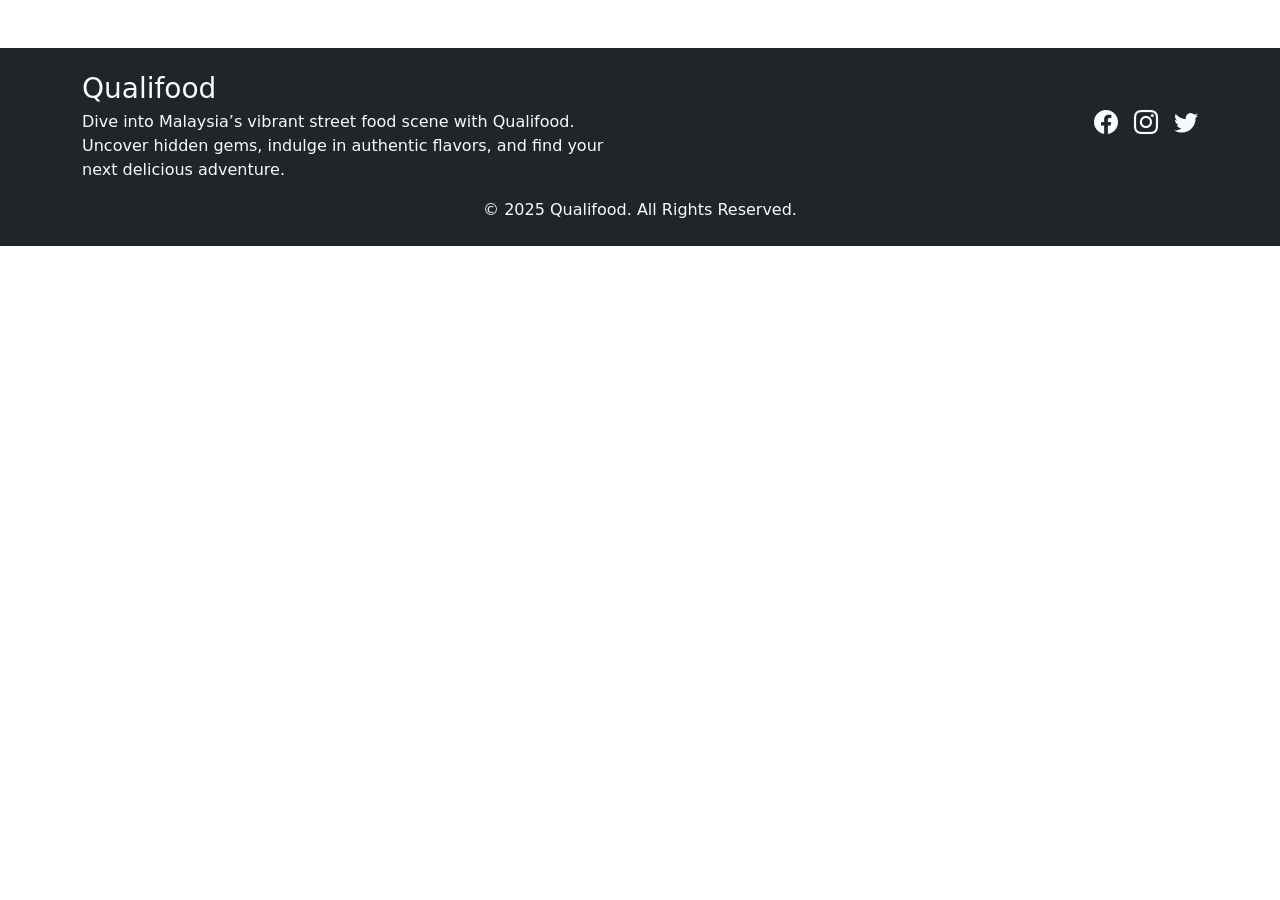
<file: HTML/footer.html>
<!DOCTYPE html>
<html lang="en">

<head>
    <meta charset="UTF-8" />
    <meta name="viewport" content="width=device-width, initial-scale=1.0" />
    <title>Qualifood</title>

    <!-- Bootstrap CSS -->
    <link href="https://cdn.jsdelivr.net/npm/bootstrap@5.3.2/dist/css/bootstrap.min.css" rel="stylesheet" />
    <link href="https://cdn.jsdelivr.net/npm/bootstrap-icons@1.10.5/font/bootstrap-icons.css" rel="stylesheet" />

    <style>
        /* Grey out icons if fetch fails */
        .social-icon.disabled {
            opacity: 0.5;
            pointer-events: none; /* prevent clicking */
            cursor: not-allowed;
        }
    </style>
</head>

<body>
    <!-- Footer -->
    <footer class="bg-dark text-light py-4 mt-5">
        <div class="container">
            <div class="row align-items-center flex-wrap">
                <!-- About Section -->
                <div class="col-12 col-md-6 mb-3 mb-md-0 text-center text-md-start" id="footerAbout">
                    <h3 class="mb-1">Qualifood</h3>
                    <p class="mb-0">
                        Dive into Malaysia’s vibrant street food scene with Qualifood.
                        Uncover hidden gems, indulge in authentic flavors, and find your
                        next delicious adventure.
                    </p>
                </div>

                <!-- Social Media Section -->
                <div class="col-12 col-md-6 text-center text-md-end d-flex justify-content-center justify-content-md-end flex-wrap"
                    id="footerSocial">
                    <a id="facebook-link" href="javascript:void(0);" class="text-light me-3 mb-2 social-icon">
                        <i class="bi bi-facebook fs-4"></i>
                    </a>
                    <a id="instagram-link" href="javascript:void(0);" class="text-light me-3 mb-2 social-icon">
                        <i class="bi bi-instagram fs-4"></i>
                    </a>
                    <a id="twitter-link" href="javascript:void(0);" class="text-light mb-2 social-icon">
                        <i class="bi bi-twitter fs-4"></i>
                    </a>
                </div>
            </div>
            <div class="row mt-3">
                <div class="col-12 text-center">&copy; 2025 Qualifood. All Rights Reserved.</div>
            </div>
        </div>
    </footer>

    <!-- JavaScript -->
    <script>
        // Mock REST API function
        function fetchSocialLinks() {
            return new Promise((resolve, reject) => {
                setTimeout(() => {
                    // Simulate success:
                    resolve({
                        facebook: "https://www.facebook.com/QualifoodMY",
                        instagram: "https://www.instagram.com/QualifoodMY",
                        twitter: "https://twitter.com/QualifoodMY"
                    });

                    // To simulate failure, uncomment:
                    // reject("Failed to fetch social links");
                }, 500); // 0.5s delay to mimic async call
            });
        }

        // Load social links dynamically
        fetchSocialLinks()
            .then(data => {
                document.getElementById("facebook-link").href = data.facebook;
                document.getElementById("instagram-link").href = data.instagram;
                document.getElementById("twitter-link").href = data.twitter;
            })
            .catch(error => {
                console.error(error);

                // Grey out icons if fetch fails
                document.querySelectorAll(".social-icon").forEach(icon => icon.classList.add("disabled"));

                // Optional popup
                alert("Cannot fetch social links. Please try again later.");
            });
    </script>

    <!-- Bootstrap JS -->
    <script src="https://cdn.jsdelivr.net/npm/bootstrap@5.3.2/dist/js/bootstrap.bundle.min.js"></script>
</body>
</html>
</file>
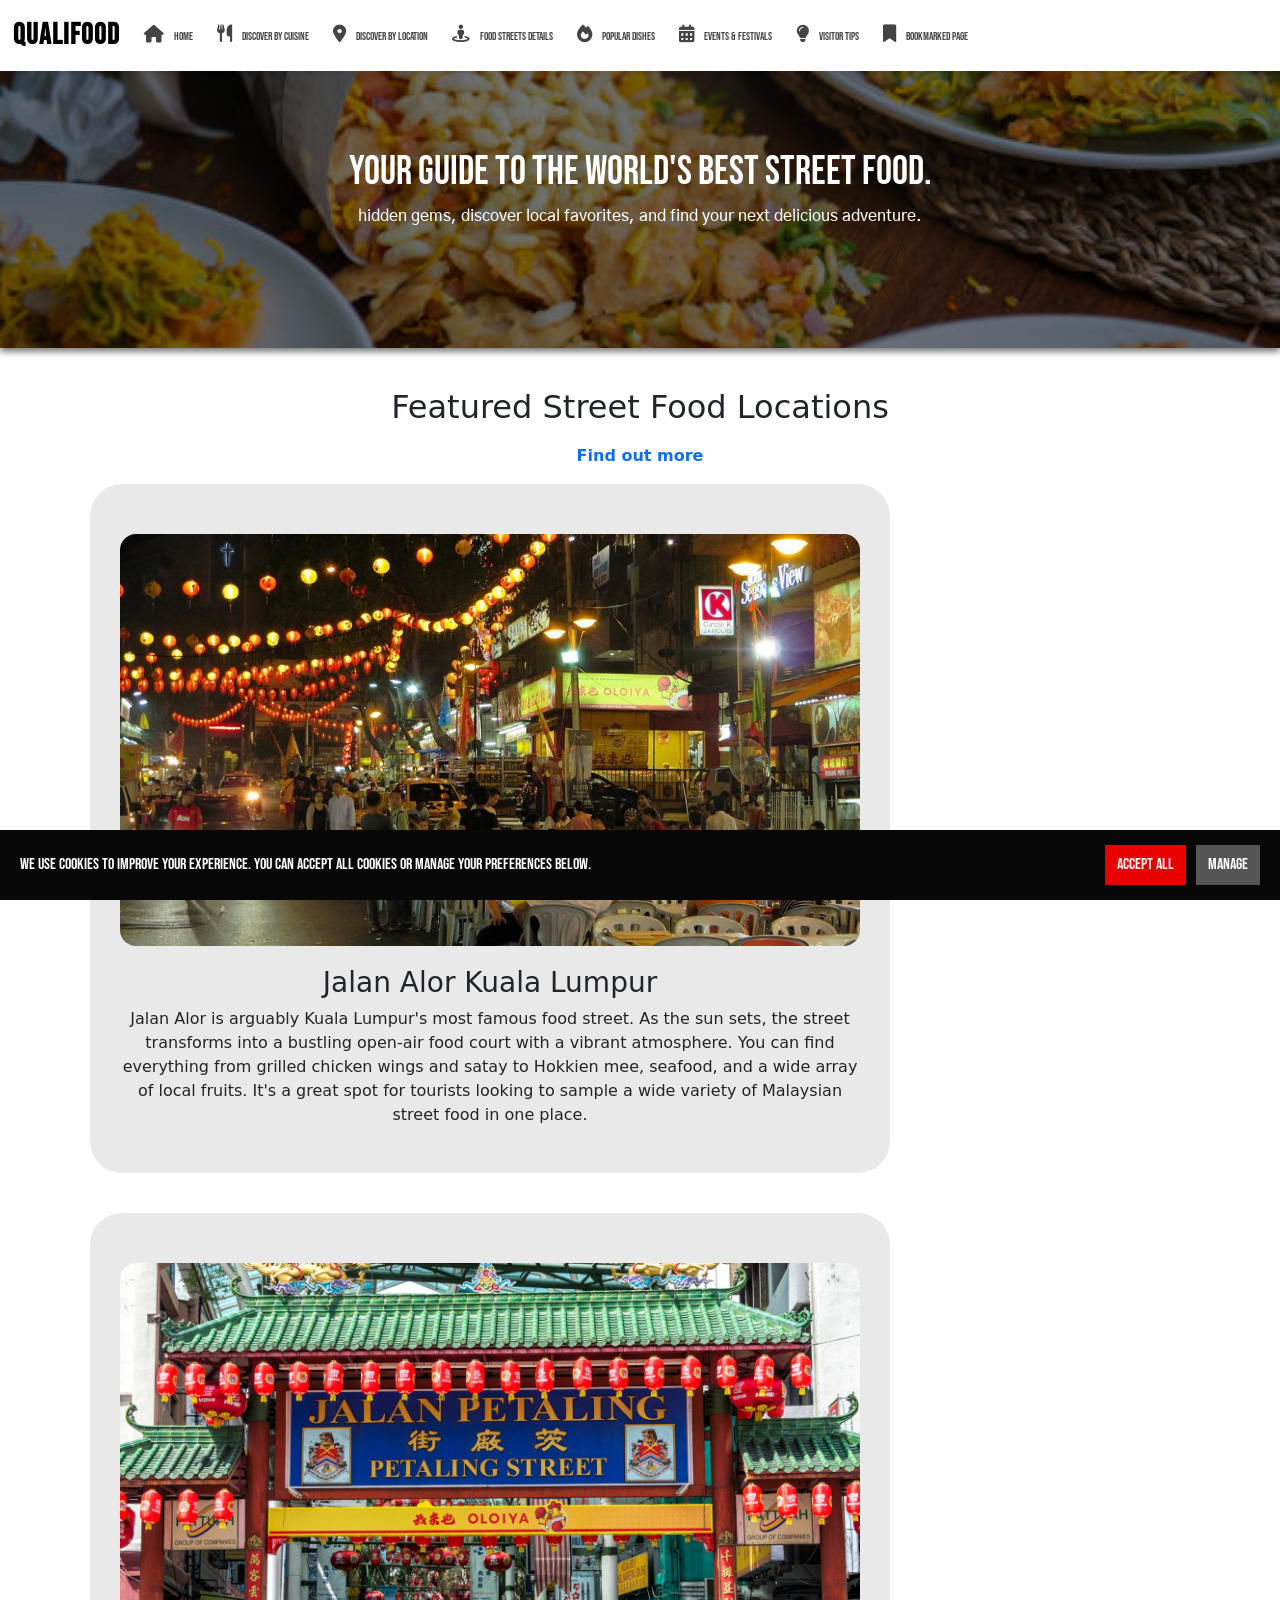
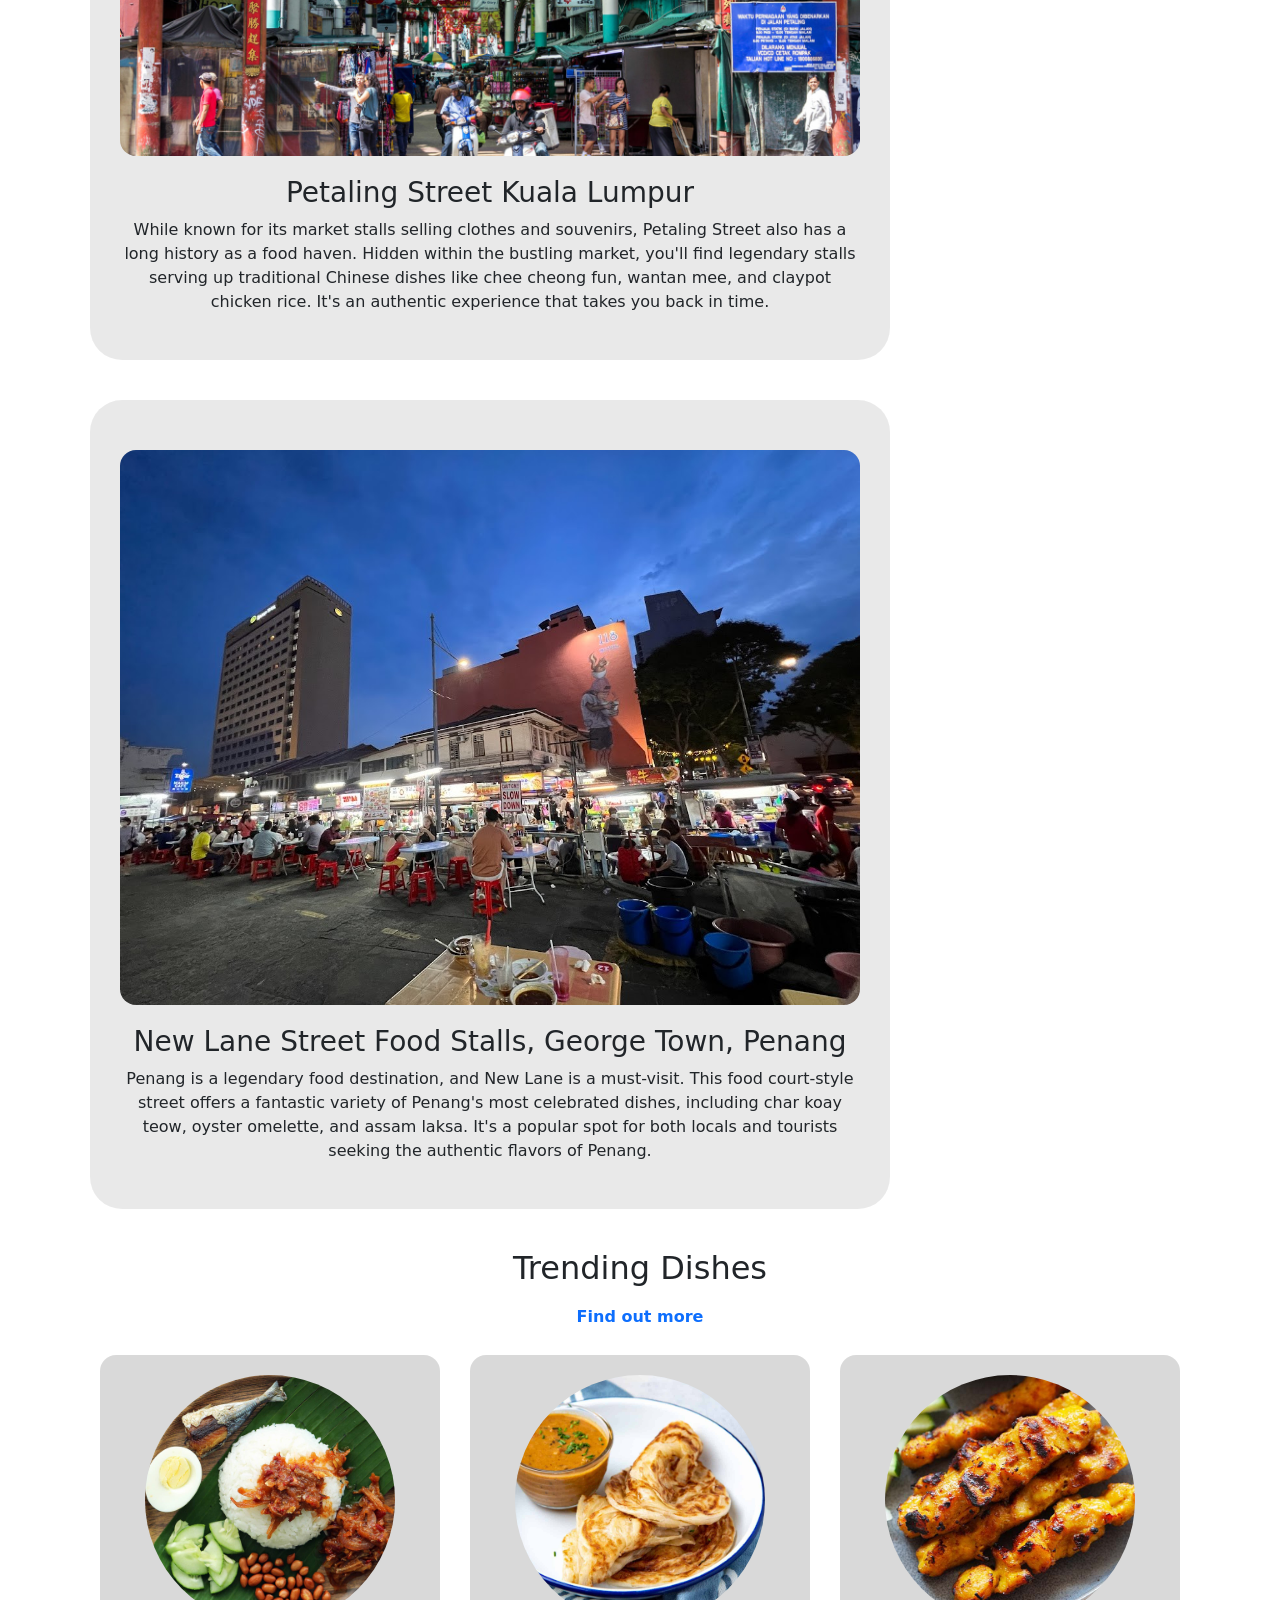
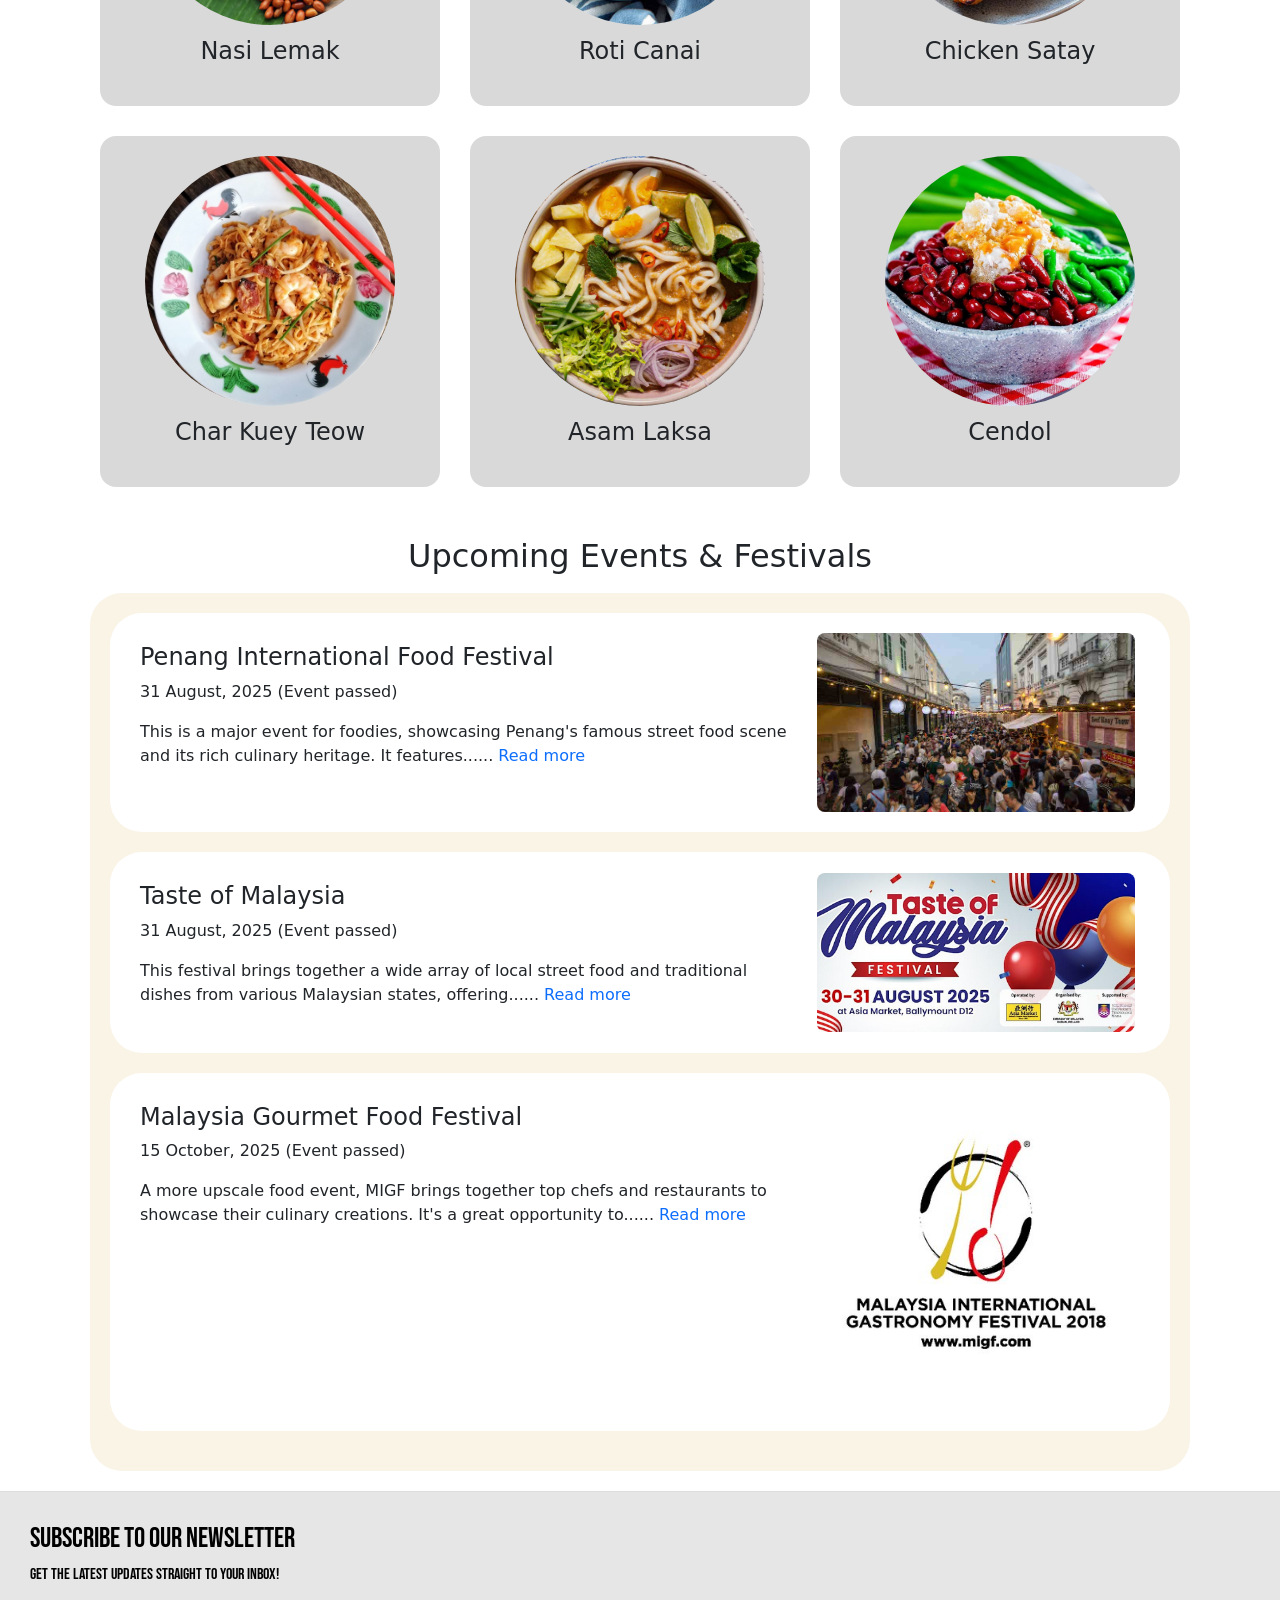
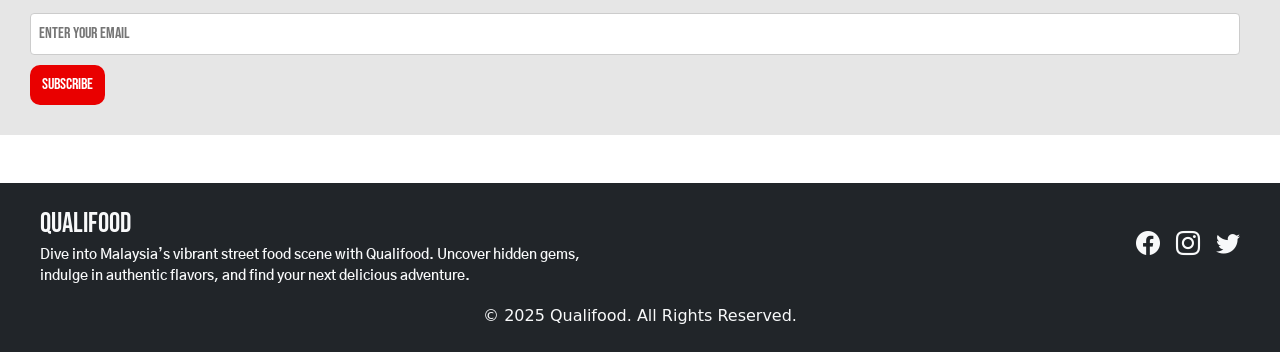
<file: HTML/Home.html>
<!DOCTYPE html>
<html lang="en">

<head>
    <meta charset="UTF-8" />
    <meta name="viewport" content="width=device-width, initial-scale=1.0" />
    <title>QualiFood-Home Page</title>

    <!-- Bootstrap CSS & Icons -->
    <link href="https://cdn.jsdelivr.net/npm/bootstrap@5.3.2/dist/css/bootstrap.min.css" rel="stylesheet">
    <link href="https://cdn.jsdelivr.net/npm/bootstrap-icons@1.10.5/font/bootstrap-icons.css" rel="stylesheet">
    <link rel="stylesheet" href="https://cdnjs.cloudflare.com/ajax/libs/font-awesome/6.5.0/css/all.min.css">

    <!-- External CSS -->
    <link rel="stylesheet" href="../CSS/Home.css">
    <link rel="stylesheet" href="../CSS/HeaderFooter.css">
</head>

<body class="pt-5">
    <!-- Header -->
    <header class="header shadow-sm fixed-top bg-white">
        <nav class="navbar navbar-expand-lg navbar-light">
            <div class="container-fluid">
                <!-- Logo -->
                <a class="navbar-brand fw-bold site-logo me-3" href="../HTML/Home.html">Qualifood</a>

                <!-- Toggle button beside logo -->
                <button class="navbar-toggler" type="button" data-bs-toggle="collapse" data-bs-target="#navbarNav"
                    aria-controls="navbarNav" aria-expanded="false" aria-label="Toggle navigation">
                    <span class="navbar-toggler-icon"></span>
                </button>

                <!-- Navigation & Search -->
                <div class="collapse navbar-collapse" id="navbarNav">
                    <ul class="navbar-nav me-auto mb-2 mb-lg-0">
                        <li class="nav-item">
                            <a class="nav-link" href="../HTML/Home.html">
                                <i class="fas fa-home"></i> Home
                            </a>
                        </li>
                        <li class="nav-item">
                            <a class="nav-link" href="../HTML/discover-food.html">
                                <i class="fas fa-utensils"></i> Discover by Cuisine
                            </a>
                        </li>
                        <li class="nav-item">
                            <a class="nav-link" href="../HTML/discover-location.html">
                                <i class="fas fa-map-marker-alt"></i> Discover by Location
                            </a>
                        </li>
                        <li class="nav-item">
                            <a class="nav-link" href="../HTML/FoodStreetGuide.html">
                                <i class="fas fa-street-view"></i> Food Streets Details
                            </a>
                        </li>
                        <li class="nav-item">
                            <a class="nav-link" href="../HTML/PopularDishes.html">
                                <i class="fas fa-fire"></i> Popular Dishes
                            </a>
                        </li>
                        <li class="nav-item">
                            <a class="nav-link" href="../HTML/Events&Festivals.html">
                                <i class="fas fa-calendar-alt"></i> Events & Festivals
                            </a>
                        </li>
                        <li class="nav-item">
                            <a class="nav-link" href="../HTML/VisitorTips.html">
                                <i class="fas fa-lightbulb"></i> Visitor Tips
                            </a>
                        </li>
                        <li class="nav-item">
                            <a class="nav-link" href="../HTML/BookmarkedPage.html">
                                <i class="fas fa-bookmark"></i> Bookmarked Page
                            </a>
                        </li>
                    </ul>

                </div>
            </div>
        </nav>
    </header>
    <div class="hero-container">
        <h1>Your guide to the world's best street food.</h1>
        <p> hidden gems, discover local favorites, and find your next delicious adventure.</p>
    </div>
    <main>
        <section id="popular-food-streets">
            <h2>Featured Street Food Locations</h2>
            <p><a href="../HTML/FoodStreetGuide.html">Find out more</a></p>
            <div class="popular-food-streets-container rounded-5">
                <div class="location-container item-1 rounded-5">
                    <img src="../Shak Yong Sim/Food Streets/jalan-alor.jpg" class="rounded-4">
                    <div class="location-paragraph-container">
                        <h3>Jalan Alor Kuala Lumpur</h3>
                        <p>Jalan Alor is arguably Kuala Lumpur's most famous food street. As the sun sets, the street
                            transforms into a bustling open-air food court with a vibrant atmosphere. You can find
                            everything from grilled chicken wings and satay to Hokkien mee, seafood, and a wide array of
                            local fruits. It's a great spot for tourists looking to sample a wide variety of Malaysian
                            street food in one place.</p>
                    </div>
                </div>
                <div class="location-container item-2 rounded-5">
                    <img src="../Shak Yong Sim/Food Streets/Petaling-street.jpg" class="rounded-4">
                    <div class="location-paragraph-container">
                        <h3>Petaling Street Kuala Lumpur</h3>
                        <p>While known for its market stalls selling clothes and souvenirs, Petaling Street also has a
                            long history as a food haven. Hidden within the bustling market, you'll find legendary
                            stalls serving up traditional Chinese dishes like chee cheong fun, wantan mee, and claypot
                            chicken rice. It's an authentic experience that takes you back in time.</p>
                    </div>
                </div>
                <div class="location-container item-3 rounded-5">
                    <img src="../Shak Yong Sim/Food Streets/penang-new-lane.jpg" class="rounded-4">
                    <div class="location-paragraph-container">
                        <h3>New Lane Street Food Stalls, George Town, Penang</h3>
                        <p> Penang is a legendary food destination, and New Lane is a must-visit. This food court-style
                            street offers a fantastic variety of Penang's most celebrated dishes, including char koay
                            teow, oyster omelette, and assam laksa. It's a popular spot for both locals and tourists
                            seeking the authentic flavors of Penang.</p>
                    </div>
                </div>
            </div>
        </section>
        <section id="trending-dishes">
            <h2>Trending Dishes</h2>
            <p><a href="../HTML/PopularDishes.html">Find out more</a></p>
            <div class="trending-dishes-container">
                <div class="dish-container item-1 rounded-4">
                    <img src="../Food/nasi-lemak.jpg" class="rounded-circle">
                    <h4>Nasi Lemak</h4>
                </div>
                <div class="dish-container item-2 rounded-4">
                    <img src="../Food/Roti-Canai-6501-2.jpg" class="rounded-circle">
                    <h4>Roti Canai</h4>
                </div>
                <div class="dish-container item-3 rounded-4">
                    <img src="../Food/chicken-satay-thumb.jpg" class="rounded-circle">
                    <h4>Chicken Satay</h4>
                </div>
                <div class="dish-container item-4 rounded-4">
                    <img src="../Food/char-koay-teow-recipe.jpg" class="rounded-circle">
                    <h4>Char Kuey Teow</h4>
                </div>
                <div class="dish-container item-5 rounded-4">
                    <img src="../Food/Penang-asam-laksa-in-a-bowl.jpg" class="rounded-circle">
                    <h4>Asam Laksa</h4>
                </div>
                <div class="dish-container item-6 rounded-4">
                    <img src="../Food/cendol.jpg" class="rounded-circle">
                    <h4>Cendol</h4>
                </div>
            </div>
        </section>
        <section id="upcoming-events">
            <h2>Upcoming Events & Festivals</h2>
            <div class="upcoming-events-container rounded-5">
                <div class="event-container item-1 rounded-5">
                    <img src="../Shak Yong Sim/Food Festivals/Penang-International-Food-Festival-PIFF.jpg"
                        class="rounded-3">
                    <div class="event-content">
                        <h4>Penang International Food Festival</h4>
                        <p class="subtitle">31 August, 2025 <span class="days-left" data-date="2025-08-31"></span></p>
                        <p>This is a major event for foodies, showcasing Penang's famous street food scene and its rich
                            culinary heritage. It features...... <a
                                href="../HTML/Events&Festivals.html#penang-international-food-festival">Read
                                more</a></p>
                    </div>
                </div>
                <div class="event-container item-2 rounded-5">
                    <img src="../Shak Yong Sim/Food Festivals/Taste of Malaysia.jpeg" class="rounded-3">
                    <div class="event-content">
                        <h4>Taste of Malaysia</h4>
                        <p class="subtitle">31 August, 2025 <span class="days-left" data-date="2025-08-31"></span></p>
                        <p>This festival brings together a wide array of local street food and traditional dishes from
                            various Malaysian states, offering...... <a
                                href="../HTML/Events&Festivals.html#taste-of-malaysia">Read more</a>
                        </p>
                    </div>
                </div>
                <div class="event-container item-3 rounded-5">
                    <img src="../Shak Yong Sim/Food Festivals/Malaysia-Gourmet-Food-Festival.jpg"
                        class="rounded-3">
                    <div class="event-content">
                        <h4>Malaysia Gourmet Food Festival</h4>
                        <p class="subtitle">15 October, 2025
                            <span class="days-left" data-date="2025-10-15"></span>
                        </p>
                        <p>A more upscale food event, MIGF brings together top chefs and restaurants to showcase their
                            culinary creations. It's a great opportunity to...... <a
                                href="../HTML/Events&Festivals.html#malaysia-international-gourmet-festival">Read
                                more</a></p>
                    </div>
                </div>
            </div>
        </section>

    </main>
    <div id="newsletter-container" class="newsletter-container">
        <h3>Subscribe to our Newsletter</h3>
        <p>Get the latest updates straight to your inbox!</p>
        <input type="email" id="newsletter-email" placeholder="Enter your email" required />
        <button id="subscribe-btn">Subscribe</button>
    </div>

    <div id="cookie-consent" class="cookie-consent">
  <p>We use cookies to improve your experience. You can accept all cookies or manage your preferences below.</p>
  <div class="buttons">
    <button id="accept-cookies">Accept All</button>
    <button id="manage-cookies">Manage</button>
  </div>
</div>


    <!-- Footer -->
    <div id="footer-placeholder">
    </div>


    <!-- Bootstrap JS -->
    <script src="https://cdn.jsdelivr.net/npm/bootstrap@5.3.2/dist/js/bootstrap.bundle.min.js"></script>
    <link href="https://cdn.jsdelivr.net/npm/bootstrap@5.3.2/dist/css/bootstrap.min.css" rel="stylesheet">
    <link href="https://cdn.jsdelivr.net/npm/bootstrap-icons@1.10.5/font/bootstrap-icons.css" rel="stylesheet">

    <!-- External JS -->
    <script src="../JS/Home.js"></script>
    <script src="../JS/footer.js"></script>
</body>


</html>
</file>
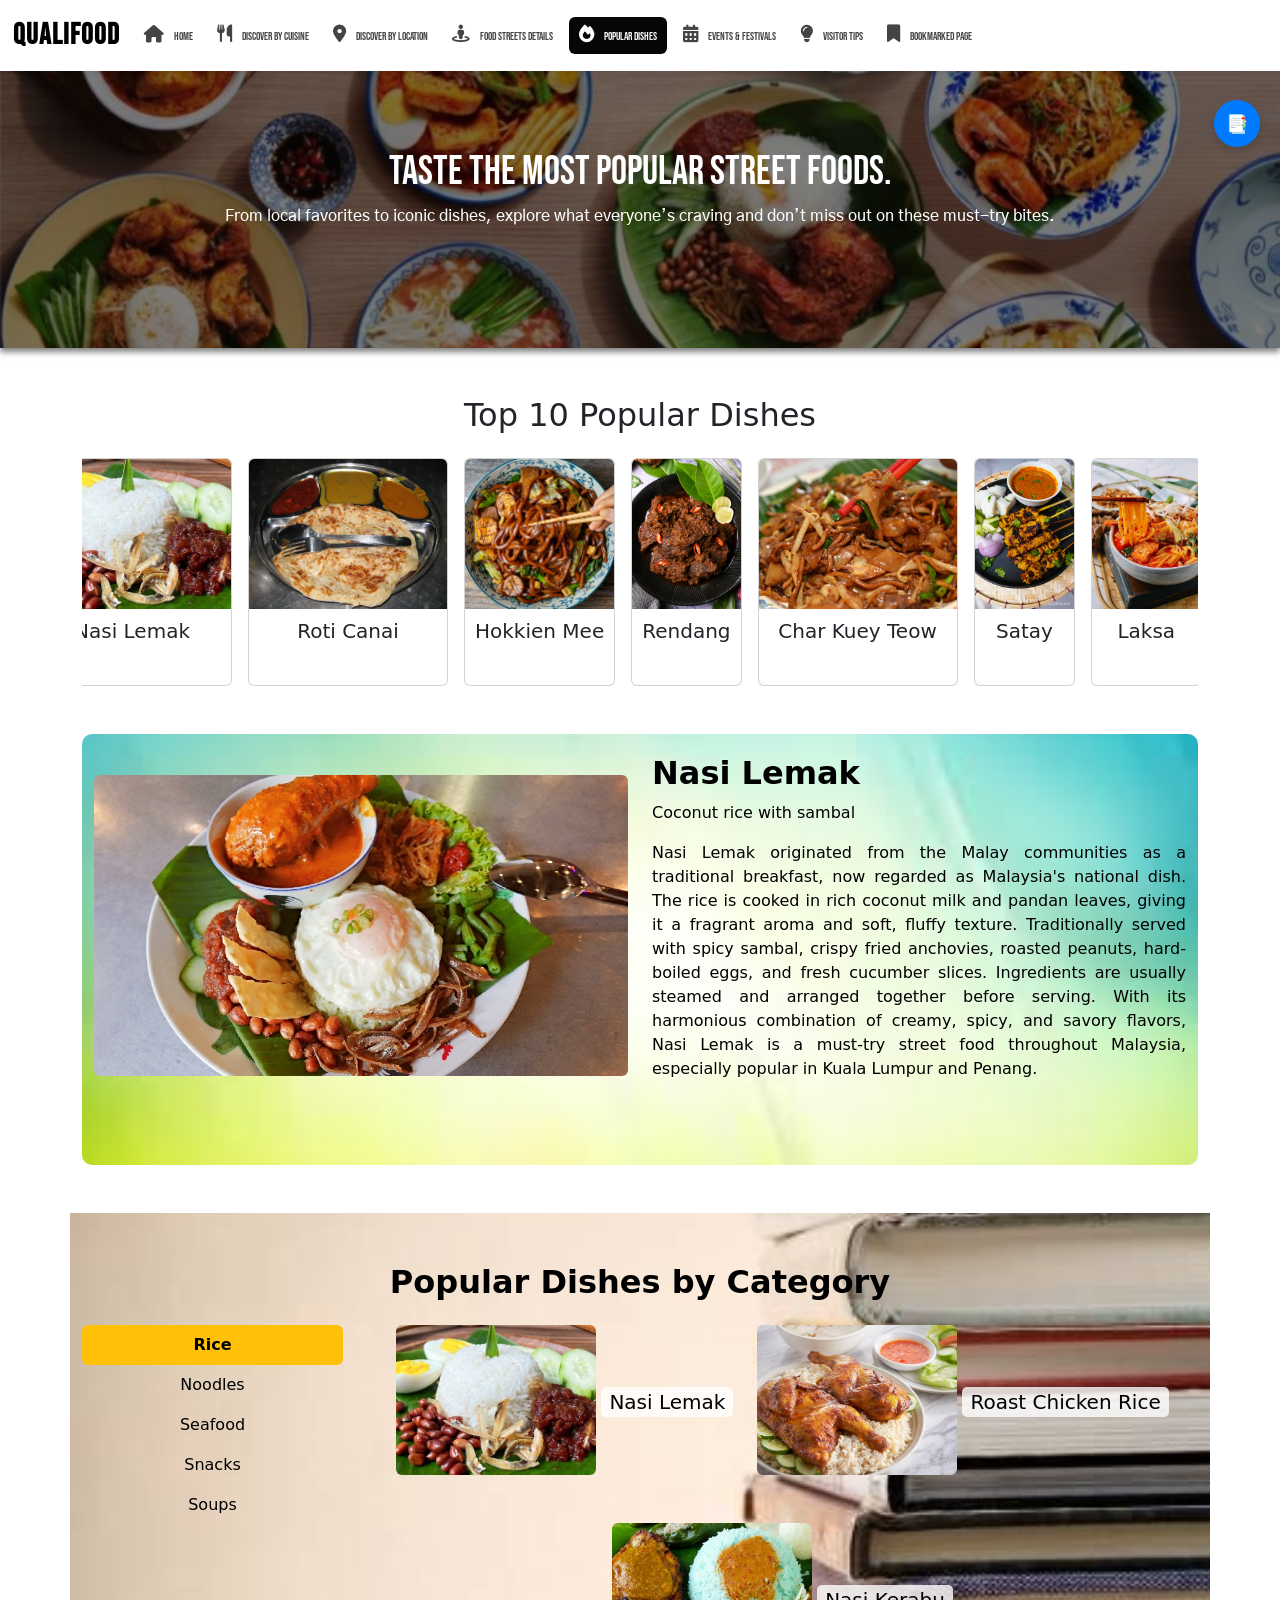
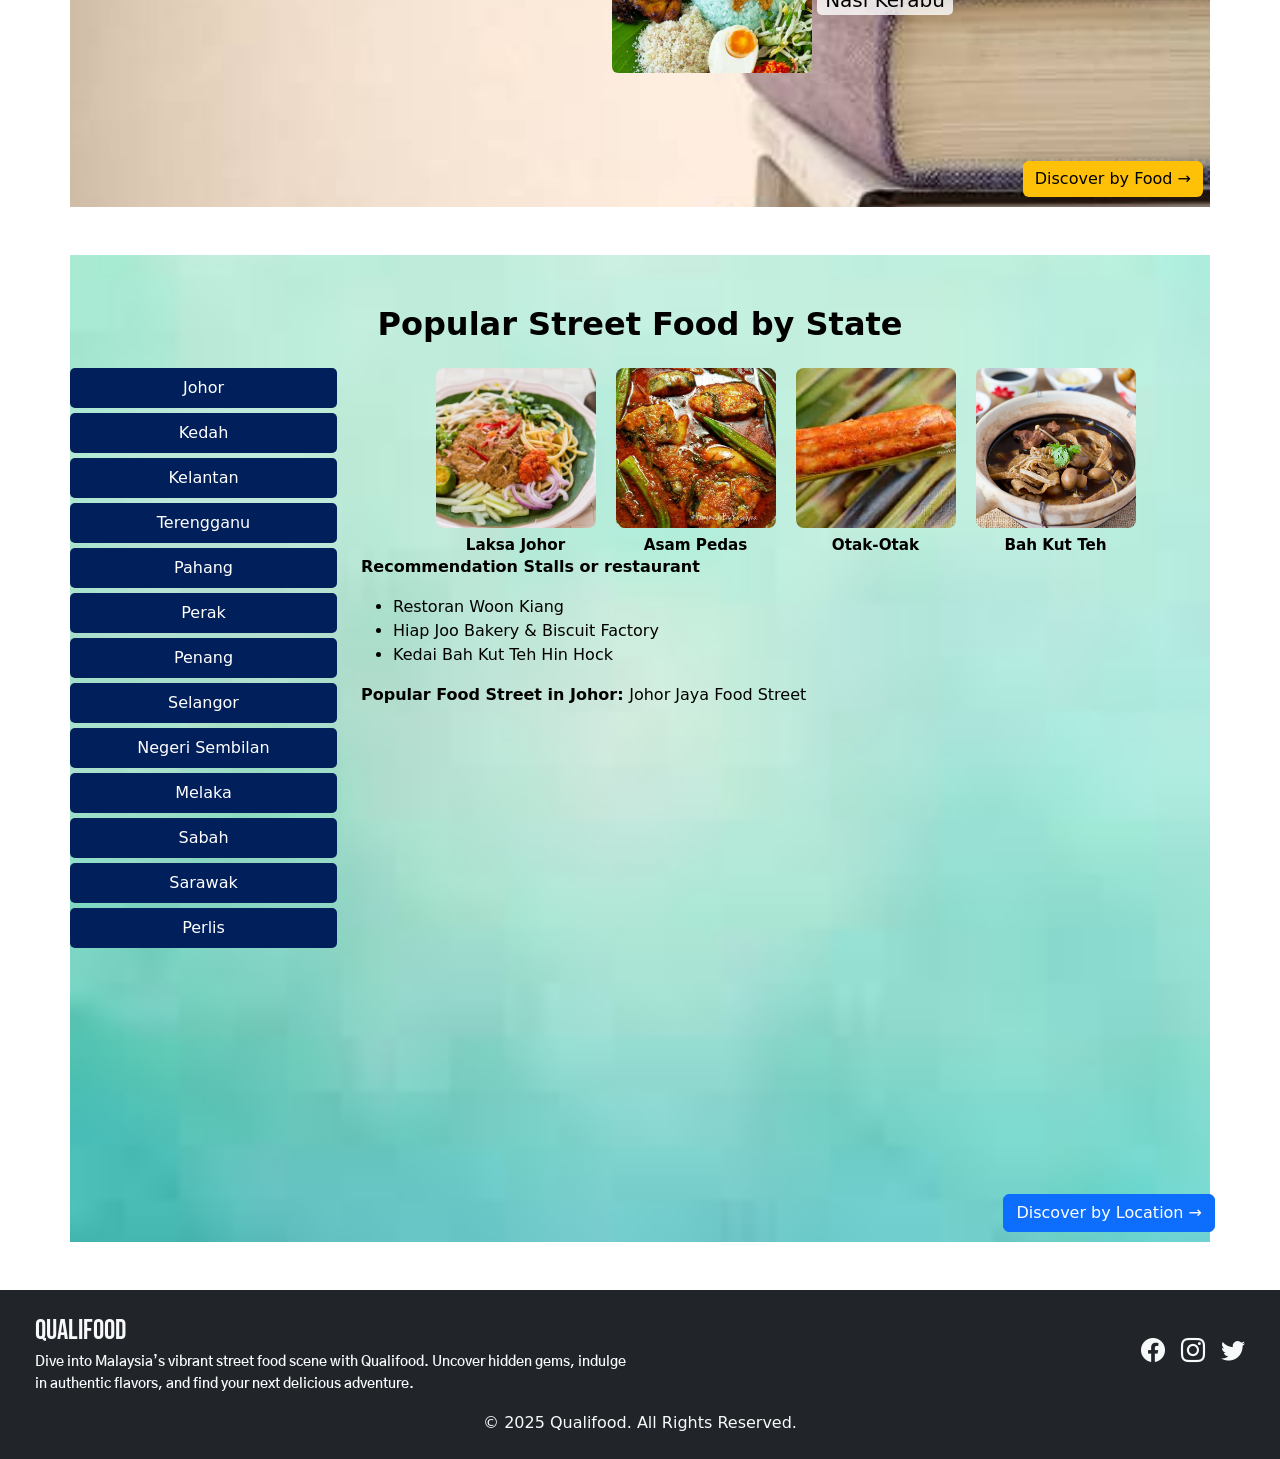
<file: HTML/PopularDishes.html>
<!DOCTYPE html>
<html lang="en">

<head>
    <meta charset="UTF-8" />
    <meta name="viewport" content="width=device-width, initial-scale=1.0" />
    <title>Food Street Details</title>

    <!-- Bootstrap CSS -->
    <link href="https://cdn.jsdelivr.net/npm/bootstrap@5.3.2/dist/css/bootstrap.min.css" rel="stylesheet" />
    <link rel="stylesheet" href="https://cdnjs.cloudflare.com/ajax/libs/font-awesome/6.5.0/css/all.min.css">

    <!-- External CSS -->
    <link rel="stylesheet" href="../CSS/HeaderFooter.css" />
    <link rel="stylesheet" href="../CSS/PopularDishes.css" />

</head>

<body>

    <body class="pt-5">
        <!-- Header -->
        <header class="header shadow-sm fixed-top bg-white">
            <nav class="navbar navbar-expand-lg navbar-light">
                <div class="container-fluid">
                    <!-- Logo -->
                    <a class="navbar-brand fw-bold site-logo me-3" href="../HTML/Home.html">Qualifood</a>

                    <!-- Toggle button beside logo -->
                    <button class="navbar-toggler" type="button" data-bs-toggle="collapse" data-bs-target="#navbarNav"
                        aria-controls="navbarNav" aria-expanded="false" aria-label="Toggle navigation">
                        <span class="navbar-toggler-icon"></span>
                    </button>

                    <!-- Navigation & Search -->
                    <div class="collapse navbar-collapse" id="navbarNav">
                        <ul class="navbar-nav me-auto mb-2 mb-lg-0">
                            <li class="nav-item">
                                <a class="nav-link" href="../HTML/Home.html">
                                    <i class="fas fa-home"></i> Home
                                </a>
                            </li>
                            <li class="nav-item">
                                <a class="nav-link" href="../HTML/discover-food.html">

                                    <i class="fas fa-utensils"></i> Discover by Cuisine
                                </a>
                            </li>
                            <li class="nav-item">
                                <a class="nav-link" href="../HTML/discover-location.html">
                                    <i class="fas fa-map-marker-alt"></i> Discover by Location
                                </a>
                            </li>
                            <li class="nav-item">
                                <a class="nav-link" href="../HTML/FoodStreetGuide.html">
                                    <i class="fas fa-street-view"></i> Food Streets Details
                                </a>
                            </li>
                            <li class="nav-item">
                                <a class="nav-link" href="../HTML/PopularDishes.html"
                                    style="background-color:#060606; padding: 8px 10px; color:white;">
                                    <i class="fas fa-fire"></i> Popular Dishes
                                </a>
                            </li>
                            <li class="nav-item">
                                <a class="nav-link" href="../HTML/Events&Festivals.html">
                                    <i class="fas fa-calendar-alt"></i> Events & Festivals
                                </a>
                            </li>
                            <li class="nav-item">
                                <a class="nav-link" href="../HTML/VisitorTips.html">
                                    <i class="fas fa-lightbulb"></i> Visitor Tips
                                </a>
                            </li>
                            <li class="nav-item">
                                <a class="nav-link" href="../HTML/BookmarkedPage.html">
                                    <i class="fas fa-bookmark"></i> Bookmarked Page
                                </a>
                            </li>
                        </ul>

                    </div>
                </div>
            </nav>
        </header>

        <div class="hero-container">
            <h1>Taste the most popular street foods.</h1>
            <p>From local favorites to iconic dishes, explore what everyone’s craving and don’t miss out on these
                must-try bites.</p>
        </div>


        <main>
            <!-- Page Section Navigation Dropdown -->
            <div class="page-nav" id="pageNav">
                <button id="navToggle">📑</button>
                <div class="nav-content" id="navContent">
                    <label for="section-select">Jump to:</label>
                    <select id="section-select" onchange="location = this.value;">
                        <option value="#top">🔝Go Top</option>
                        <option value="#section1">Top 10 Popular Dishes</option>
                        <option value="#section2">Popular Dishes by Categories</option>
                        <option value="#section3">Popular Dishes by State</option>
                    </select>
                </div>
            </div>
            <section id="section1" class="container my-5">
                <h2 class="text-center mb-4">Top 10 Popular Dishes</h2>

                <div class="top10-cards-wrapper d-flex overflow-auto">

                    <div class="card top10-card me-3">
                        <img src="../Chong Zhi Cong/images2/2.1.nasilemak.jpg" class="card-img-top"
                            alt="Nasi Lemak">
                        <div class="card-body">
                            <h5 class="card-title">Nasi Lemak</h5>
                        </div>
                    </div>


                    <div class="card top10-card me-3">
                        <img src="../Chong Zhi Cong/images2/2.2.roticanai.jpg" class="card-img-top"
                            alt="Roti Canai">
                        <div class="card-body">
                            <h5 class="card-title">Roti Canai</h5>
                        </div>
                    </div>


                    <div class="card top10-card me-3">
                        <img src="../Chong Zhi Cong/images2/2.3hokkienmee.jpg" class="card-img-top"
                            alt="Hokkien Mee">
                        <div class="card-body">
                            <h5 class="card-title">Hokkien Mee</h5>
                        </div>
                    </div>

                    <div class="card top10-card me-3">
                        <img src="../Chong Zhi Cong/images2/2.4.rendang.jpg" class="card-img-top"
                            alt="Rendang">
                        <div class="card-body">
                            <h5 class="card-title">Rendang</h5>
                        </div>
                    </div>

                    <div class="card top10-card me-3">
                        <img src="../Chong Zhi Cong/images2/2.5charkueyteow.jpg" class="card-img-top"
                            alt="Char Kuey Teow">
                        <div class="card-body">
                            <h5 class="card-title">Char Kuey Teow</h5>
                        </div>
                    </div>

                    <div class="card top10-card me-3">
                        <img src="../Chong Zhi Cong/images2/2.6satay.jpg" class="card-img-top" alt="Satay">
                        <div class="card-body">
                            <h5 class="card-title">Satay</h5>
                        </div>
                    </div>

                    <div class="card top10-card me-3">
                        <img src="../Chong Zhi Cong/images2/2.7laksa.jpg" class="card-img-top" alt="laksa">
                        <div class="card-body">
                            <h5 class="card-title">Laksa</h5>
                        </div>
                    </div>

                    <div class="card top10-card me-3">
                        <img src="../Chong Zhi Cong/images2/2.8bahkutteh.jpg" class="card-img-top"
                            alt="Bah Kut Teh">
                        <div class="card-body">
                            <h5 class="card-title">Bah Kut Teh</h5>
                        </div>
                    </div>

                    <div class="card top10-card me-3">
                        <img src="../Chong Zhi Cong/images2/2.9chickenrice.jpg" class="card-img-top"
                            alt="Chicken Rice">
                        <div class="card-body">
                            <h5 class="card-title">Roast Chicken Rice</h5>
                        </div>
                    </div>

                    <div class="card top10-card me-3">
                        <img src="../Chong Zhi Cong/images2/2.10 Nasi Kerabu.jpg" class="card-img-top"
                            alt="Nasi Kerabu">
                        <div class="card-body">
                            <h5 class="card-title">Nasi Kerabu</h5>
                        </div>
                    </div>

                </div>




                <!-- Food Detail Section -->
                <section id="food-detail" class="container my-5 detail-section">

                    <!-- Nasi Lemak -->
                    <div id="detail-nasilemak" class="food-detail row mb-5 align-items-center">
                        <div class="col-md-6">
                            <img class="detail-img img-fluid rounded"
                                src="../Chong Zhi Cong/images2/3.1nasilemak.jpg" alt="Nasi Lemak">
                        </div>
                        <div class="col-md-6">
                            <h2 class="detail-name fw-bold">Nasi Lemak</h2>
                            <p class="detail-desc">Coconut rice with sambal</p>
                            <p class="detail-info">
                                Nasi Lemak originated from the Malay communities as a traditional breakfast, now
                                regarded as
                                Malaysia's national dish.
                                The rice is cooked in rich coconut milk and pandan leaves, giving it a fragrant aroma
                                and soft,
                                fluffy texture.
                                Traditionally served with spicy sambal, crispy fried anchovies, roasted peanuts,
                                hard-boiled
                                eggs, and fresh cucumber slices.
                                Ingredients are usually steamed and arranged together before serving.
                                With its harmonious combination of creamy, spicy, and savory flavors, Nasi Lemak is a
                                must-try
                                street food throughout Malaysia,
                                especially popular in Kuala Lumpur and Penang.
                            </p>
                        </div>
                    </div>

                    <!-- Roti Canai -->
                    <div id="detail-roticanai" class="food-detail row mb-5 align-items-center" style="display:none;">
                        <div class="col-md-6">
                            <img class="detail-img img-fluid rounded"
                                src="../Chong Zhi Cong/images2/3.2roticanai.jpg" alt="Roti Canai">
                        </div>
                        <div class="col-md-6">
                            <h2 class="detail-name fw-bold">Roti Canai</h2>
                            <p class="detail-desc">Flaky flatbread with curry dip</p>
                            <p class="detail-info">
                                Roti Canai was introduced to Malaysia by Indian Muslim immigrants and quickly became a
                                beloved
                                local flatbread.
                                The dough is made from flour, water, salt, and ghee, then repeatedly flipped, stretched,
                                and
                                folded to create thin, crispy layers outside and soft inside.
                                Pan-fried on a hot griddle, it is usually served with dhal, chicken curry, or sugar for
                                a sweet
                                variation.
                                This versatile breakfast and snack item represents Malaysia's multicultural street food
                                scene,
                                particularly popular in Penang and Kuala Lumpur.
                            </p>
                        </div>
                    </div>

                    <!-- Hokkien Mee -->
                    <div id="detail-hokkienmee" class="food-detail row mb-5 align-items-center" style="display:none;">
                        <div class="col-md-6">
                            <img class="detail-img img-fluid rounded"
                                src="../Chong Zhi Cong/images2/3.3hokkienmee.jpg" alt="Hokkien Mee">
                        </div>
                        <div class="col-md-6">
                            <h2 class="detail-name fw-bold">Penang Hokkien Mee</h2>
                            <p class="detail-desc">Spicy prawn noodle soup with pork and egg</p>
                            <p class="detail-info">
                                Penang Hokkien Mee, also called prawn noodle soup, comes from the Hokkien Chinese
                                community of
                                Penang.
                                Unlike other versions with dark soy sauce, this dish features a rich reddish prawn and
                                pork
                                broth.
                                It includes yellow egg noodles, rice vermicelli, succulent prawns, slices of pork,
                                boiled egg,
                                and crispy fried shallots.
                                The broth is simmered for hours using prawn heads, shells, and pork bones to extract
                                deep
                                flavors.
                                Served with lime and sambal chili, it is a quintessential Malaysian street food,
                                famously
                                enjoyed in George Town, Penang.
                            </p>
                        </div>
                    </div>

                    <!-- Rendang -->
                    <div id="detail-rendang" class="food-detail row mb-5 align-items-center" style="display:none;">
                        <div class="col-md-6">
                            <img class="detail-img img-fluid rounded"
                                src="../Chong Zhi Cong/images2/3.4rendang.jpg" alt="Rendang">
                        </div>
                        <div class="col-md-6">
                            <h2 class="detail-name fw-bold">Rendang</h2>
                            <p class="detail-desc">Slow-cooked spicy beef</p>
                            <p class="detail-info">
                                Rendang is a traditional Malay festive dish with origins in the Minangkabau culture.
                                It features beef slowly cooked in coconut milk with a mixture of aromatic spices,
                                including
                                lemongrass, ginger, turmeric, garlic, and chili, until tender and richly flavored.
                                The slow cooking process allows the meat to absorb the spices fully and the sauce to
                                thicken.
                                Rendang is a celebrated Malaysian dish, often served during special occasions, and
                                street
                                vendors selling Rendang are especially popular in Kuala Lumpur and Malacca.
                            </p>
                        </div>
                    </div>

                    <!-- Char Kuey Teow -->
                    <div id="detail-charkueyteow" class="food-detail row mb-5 align-items-center" style="display:none;">
                        <div class="col-md-6">
                            <img class="detail-img img-fluid rounded"
                                src="../Chong Zhi Cong/images2/3.5CharKueyTeow.jpg" alt="Char Kuey Teow">
                        </div>
                        <div class="col-md-6">
                            <h2 class="detail-name fw-bold">Char Kuey Teow</h2>
                            <p class="detail-desc">Stir-fried flat rice noodles</p>
                            <p class="detail-info">
                                Char Kuey Teow is a classic Malaysian stir-fried noodle dish that originated from the
                                Chinese
                                communities in Penang.
                                Flat rice noodles are stir-fried over high heat with prawns, Chinese sausage, egg, bean
                                sprouts,
                                chives, and soy sauce, producing a smoky “wok hei” aroma.
                                The dish is quick-cooked to maintain the texture of noodles and freshness of
                                ingredients.
                                Known for its savory and slightly sweet flavor, it is a signature street food in Penang,
                                especially at night markets.
                            </p>
                        </div>
                    </div>

                    <!-- Satay -->
                    <div id="detail-satay" class="food-detail row mb-5 align-items-center" style="display:none;">
                        <div class="col-md-6">
                            <img class="detail-img img-fluid rounded"
                                src="../Chong Zhi Cong/images2/3.6Satay.jpg" alt="Satay">
                        </div>
                        <div class="col-md-6">
                            <h2 class="detail-name fw-bold">Satay</h2>
                            <p class="detail-desc">Grilled meat skewers with peanut sauce</p>
                            <p class="detail-info">
                                Satay is a popular Malaysian dish of skewered meat, typically chicken, beef, or lamb,
                                marinated
                                with spices and grilled over charcoal.
                                Served with a rich peanut sauce, sliced cucumbers, onions, and compressed rice cakes, it
                                balances sweet, salty, and savory flavors.
                                The marination and grilling give the meat a smoky aroma and tender texture.
                                Satay represents the Malay culinary heritage and is widely enjoyed at street food
                                stalls,
                                particularly in Kajang, Selangor.
                            </p>
                        </div>
                    </div>

                    <!-- Laksa -->
                    <div id="detail-laksa" class="food-detail row mb-5 align-items-center" style="display:none;">
                        <div class="col-md-6">
                            <img class="detail-img img-fluid rounded"
                                src="../Chong Zhi Cong/images2/3.7Laksa.jpg" alt="Laksa">
                        </div>
                        <div class="col-md-6">
                            <h2 class="detail-name fw-bold">Laksa</h2>
                            <p class="detail-desc">Spicy noodle soup with coconut milk</p>
                            <p class="detail-info">
                                Laksa is a spicy noodle soup blending Chinese and Malay culinary traditions.
                                Noodles are served in a fragrant coconut milk-based soup or tamarind-based sour soup,
                                combined
                                with shrimp, chicken, tofu, herbs, and spices.
                                The broth is simmered with shrimp shells or fish stock to enhance flavor.
                                This iconic Malaysian dish showcases the country's multicultural flavors and is
                                especially
                                popular in Penang and Peranakan communities in Melaka.
                            </p>
                        </div>
                    </div>

                    <!-- Bah Kut Teh -->
                    <div id="detail-bahkutteh" class="food-detail row mb-5 align-items-center" style="display:none;">
                        <div class="col-md-6">
                            <img class="detail-img img-fluid rounded"
                                src="../Chong Zhi Cong/images2/3.8Bahkutteh.png" alt="Bah Kut Teh">
                        </div>
                        <div class="col-md-6">
                            <h2 class="detail-name fw-bold">Bah Kut Teh</h2>
                            <p class="detail-desc">Pork rib soup with herbs</p>
                            <p class="detail-info">
                                Bah Kut Teh, meaning "meat bone tea," is a Chinese-Malay herbal soup featuring pork ribs
                                simmered in a fragrant broth of herbs and spices, including star anise, cinnamon,
                                cloves,
                                garlic, and pepper.
                                The slow simmering tenderizes the meat and infuses the soup with rich flavors.
                                Traditionally served with steamed rice, tofu, and vegetables, it represents Malaysia’s
                                Chinese
                                culinary heritage.
                                It is a popular street food in Klang and Kuala Lumpur.
                            </p>
                        </div>
                    </div>

                    <!-- Roast Chicken Rice -->
                    <div id="detail-roastchickenrice" class="food-detail row mb-5 align-items-center"
                        style="display:none;">
                        <div class="col-md-6">
                            <img class="detail-img img-fluid rounded"
                                src="../Chong Zhi Cong/images2/3.9RoastChickenRIce.jpg" alt="Chicken Rice">
                        </div>
                        <div class="col-md-6">
                            <h2 class="detail-name fw-bold">Roast Chicken Rice</h2>
                            <p class="detail-desc">Tender roasted chicken with rice</p>
                            <p class="detail-info">
                                Roast Chicken Rice is a simple yet beloved Malaysian dish consisting of juicy roasted
                                chicken
                                served over fragrant rice cooked in chicken broth and garlic.
                                The chicken is marinated with spices and roasted to achieve crispy skin and tender meat.
                                Accompanied by chili sauce and light soup, it exemplifies Malaysian comfort food.
                                It is widely available at street stalls and hawker centers, especially in Ipoh and
                                Penang.
                            </p>
                        </div>
                    </div>

                    <!-- Nasi Kerabu -->
                    <div id="detail-nasikerabu" class="food-detail row mb-5 align-items-center" style="display:none;">
                        <div class="col-md-6">
                            <img class="detail-img img-fluid rounded"
                                src="../Chong Zhi Cong/images2/3.10Nasikerabu.jpg" alt="Nasi Kerabu">
                        </div>
                        <div class="col-md-6">
                            <h2 class="detail-name fw-bold">Nasi Kerabu</h2>
                            <p class="detail-desc">Blue rice with herbs and vegetables</p>
                            <p class="detail-info">
                                Nasi Kerabu is a traditional Malay dish featuring vibrant blue rice colored with
                                butterfly pea
                                flowers, served with fresh herbs, shredded coconut, fried fish or chicken, and spicy
                                sambal.
                                The rice is steamed and then combined with a variety of local vegetables and condiments.
                                Known for its striking appearance and balanced flavors of herbal, spicy, and savory, it
                                is a
                                representative Malaysian street food, particularly popular in Kelantan and Terengganu.
                            </p>
                        </div>
                    </div>

                </section>
            </section>


            <!-- Section 2: Categories -->
            <section id="section2" class="container my-5 section-bg">
                <h2 class="text-center mb-4">Popular Dishes by Category</h2>

                <div class="row">
                    <!-- Vertical Tabs -->
                    <div class="col-md-3">
                        <div class="nav flex-column nav-pills" id="dishTabs" role="tablist" aria-orientation="vertical">
                            <button class="nav-link active" id="rice-tab" data-bs-toggle="pill" data-bs-target="#rice"
                                type="button">Rice</button>
                            <button class="nav-link" id="noodles-tab" data-bs-toggle="pill" data-bs-target="#noodles"
                                type="button">Noodles</button>
                            <button class="nav-link" id="seafood-tab" data-bs-toggle="pill" data-bs-target="#seafood"
                                type="button">Seafood</button>
                            <button class="nav-link" id="snacks-tab" data-bs-toggle="pill" data-bs-target="#snacks"
                                type="button">Snacks</button>
                            <button class="nav-link" id="soups-tab" data-bs-toggle="pill" data-bs-target="#soups"
                                type="button">Soups</button>
                        </div>
                    </div>

                    <!-- Tab Content -->
                    <div class="col-md-9">
                        <div class="tab-content" id="dishTabsContent">
                            <!-- Rice -->
                            <div class="tab-pane fade show active" id="rice">
                                <div class="d-flex justify-content-center gap-4 flex-wrap">
                                    <div class="mb-3 text-center">
                                        <img src="../Chong Zhi Cong/images2/2.1.nasilemak.jpg"
                                            class="dish-img rounded mb-2" alt="Nasi Lemak">
                                        <h5>Nasi Lemak</h5>
                                    </div>
                                    <div class="mb-3 text-center">
                                        <img src="../Chong Zhi Cong/images2/2.9chickenrice.jpg"
                                            class="dish-img rounded mb-2" alt="Roast Chicken Rice">
                                        <h5>Roast Chicken Rice</h5>
                                    </div>
                                    <div class="mb-3 text-center">
                                        <img src="../Chong Zhi Cong/images2/2.10 Nasi Kerabu.jpg"
                                            class="dish-img rounded mb-2" alt="Nasi Kerabu">
                                        <h5>Nasi Kerabu</h5>
                                    </div>
                                </div>
                            </div>

                            <!-- Noodles -->
                            <div class="tab-pane fade" id="noodles">
                                <div class="d-flex justify-content-center gap-4 flex-wrap">
                                    <div class="mb-3 text-center">
                                        <img src="../Chong Zhi Cong/images2/2.3hokkienmee.jpg"
                                            class="dish-img rounded mb-2" alt="Hokkien Mee">
                                        <h5>Hokkien Mee</h5>
                                    </div>
                                    <div class="mb-3 text-center">
                                        <img src="../Chong Zhi Cong/images2/2.5charkueyteow.jpg"
                                            class="dish-img rounded mb-2" alt="Char Kuey Teow">
                                        <h5>Char Kuey Teow</h5>
                                    </div>
                                    <div class="mb-3 text-center">
                                        <img src="../Chong Zhi Cong/images2/2.7laksa.jpg"
                                            class="dish-img rounded mb-2" alt="Laksa">
                                        <h5>Laksa</h5>
                                    </div>
                                </div>
                            </div>

                            <!-- Seafood -->
                            <div class="tab-pane fade" id="seafood">
                                <div class="d-flex justify-content-center gap-4 flex-wrap">
                                    <div class="mb-3 text-center">
                                        <img src="../Chong Zhi Cong/images2/5.1prawn.jpg"
                                            class="dish-img rounded mb-2" alt="Prawn fritters">
                                        <h5>Grilled Stingray</h5>
                                    </div>
                                    <div class="mb-3 text-center">
                                        <img src="../Chong Zhi Cong/images2/5.2fishcrackers.jpg"
                                            class="dish-img rounded mb-2" alt="Fish crackers">
                                        <h5>Fish Crackers</h5>
                                    </div>
                                    <div class="mb-3 text-center">
                                        <img src="../Chong Zhi Cong/images2/5.3ikanbakar.jpg"
                                            class="dish-img rounded mb-2" alt="Ikan Bakar">
                                        <h5>Ikan Bakar</h5>
                                    </div>
                                </div>
                            </div>

                            <!-- Snacks -->
                            <div class="tab-pane fade" id="snacks">
                                <div class="d-flex justify-content-center gap-4 flex-wrap">
                                    <div class="mb-3 text-center">
                                        <img src="../Chong Zhi Cong/images2/2.2.roticanai.jpg"
                                            class="dish-img rounded mb-2" alt="Roti Canai">
                                        <h5>Roti Canai</h5>
                                    </div>
                                    <div class="mb-3 text-center">
                                        <img src="../Chong Zhi Cong/images2/2.6satay.jpg"
                                            class="dish-img rounded mb-2" alt="Satay Ayam">
                                        <h5>Satay Ayam</h5>
                                    </div>
                                    <div class="mb-3 text-center">
                                        <img src="../Chong Zhi Cong/images2/5.5popiah.png"
                                            class="dish-img rounded mb-2" alt="Popiah Roll">
                                        <h5>Popiah Roll</h5>
                                    </div>
                                </div>
                            </div>

                            <!-- Soups -->
                            <div class="tab-pane fade" id="soups">
                                <div class="d-flex justify-content-center gap-4 flex-wrap">
                                    <div class="mb-3 text-center">
                                        <img src="../Chong Zhi Cong/images2/2.8bahkutteh.jpg"
                                            class="dish-img rounded mb-2" alt="Bah Kut Teh">
                                        <h5>Bah Kut Teh</h5>
                                    </div>
                                    <div class="mb-3 text-center">
                                        <img src="../Chong Zhi Cong/images2/5.4abcsoup.jpg"
                                            class="dish-img rounded mb-2" alt="ABC soup">
                                        <h5>ABC soup</h5>
                                    </div>
                                    <div class="mb-3 text-center">
                                        <img src="../Chong Zhi Cong/images2/5.5sotoayam.jpg"
                                            class="dish-img rounded mb-2" alt="Soto Ayam">
                                        <h5>Soto Ayam</h5>
                                    </div>
                                </div>
                            </div>
                        </div>

                        <!-- Discover by Food button -->
                        <div class="text-end mt-4">
                            <a href="../HTML/discover-food.html" class="btn btn-primary">Discover by Food →</a>
                        </div>
                    </div>
                </div>
            </section>

            <!-- Section 3: Popular Street Food by State -->
            <section id="section3" class="container my-5 section-bg">
                <h2 class="text-center mb-4">Popular Street Food by State</h2>

                <div class="row">
                    <!-- Vertical Tabs -->
                    <div class="col-md-3">
                        <div class="nav flex-column nav-pills" id="stateTabs" role="tablist"
                            aria-orientation="vertical">
                            <button class="nav-link active" data-bs-toggle="pill" data-bs-target="#johor">Johor</button>
                            <button class="nav-link" data-bs-toggle="pill" data-bs-target="#kedah">Kedah</button>
                            <button class="nav-link" data-bs-toggle="pill" data-bs-target="#kelantan">Kelantan</button>
                            <button class="nav-link" data-bs-toggle="pill"
                                data-bs-target="#terengganu">Terengganu</button>
                            <button class="nav-link" data-bs-toggle="pill" data-bs-target="#pahang">Pahang</button>
                            <button class="nav-link" data-bs-toggle="pill" data-bs-target="#perak">Perak</button>
                            <button class="nav-link" data-bs-toggle="pill" data-bs-target="#penang">Penang</button>
                            <button class="nav-link" data-bs-toggle="pill" data-bs-target="#selangor">Selangor</button>
                            <button class="nav-link" data-bs-toggle="pill" data-bs-target="#negeri-sembilan">Negeri
                                Sembilan</button>
                            <button class="nav-link" data-bs-toggle="pill" data-bs-target="#melaka">Melaka</button>
                            <button class="nav-link" data-bs-toggle="pill" data-bs-target="#sabah">Sabah</button>
                            <button class="nav-link" data-bs-toggle="pill" data-bs-target="#sarawak">Sarawak</button>
                            <button class="nav-link" data-bs-toggle="pill" data-bs-target="#perlis">Perlis</button>
                        </div>
                    </div>

                    <!-- Tab Content -->
                    <div class="col-md-9">
                        <div class="tab-content" id="stateTabsContent">

                            <!-- Johor -->
                            <div class="tab-pane fade show active" id="johor">
                                <div class="food-list">
                                    <div class="food-item"><img
                                            src="../Chong Zhi Cong/images2/7.1laksajohor.jpeg"
                                            alt="Laksa Johor" class="food-img"><span>Laksa Johor</span></div>
                                    <div class="food-item"><img
                                            src="../Chong Zhi Cong/images2/7.2asam pedas.jpg" alt="Asam Pedas"
                                            class="food-img"><span>Asam Pedas</span></div>
                                    <div class="food-item"><img
                                            src="../Chong Zhi Cong/images2/7.3otak-otak.jpg" alt="Otak-Otak"
                                            class="food-img"><span>Otak-Otak</span></div>
                                    <div class="food-item"><img
                                            src="../Chong Zhi Cong/images2/2.8bahkutteh.jpg" alt="Bah Kut Teh"
                                            class="food-img"><span>Bah Kut Teh</span></div>
                                </div>
                                <p><strong>Recommendation Stalls or restaurant</strong></p>
                                <ul>
                                    <li>Restoran Woon Kiang</li>
                                    <li>Hiap Joo Bakery & Biscuit Factory</li>
                                    <li>Kedai Bah Kut Teh Hin Hock</li>
                                </ul>
                                <p><strong>Popular Food Street in Johor: </strong>Johor Jaya Food Street</p>
                                <iframe
                                    src="https://www.google.com/maps/embed?pb=!1m18!1m12!1m3!1d3988.376502567857!2d103.8033177!3d1.5403851999999998!2m3!1f0!2f0!3f0!3m2!1i1024!2i768!4f13.1!3m3!1m2!1s0x31da6c1728cfc6df%3A0x68063d9e60ca4b2f!2z5p-U5L2b5YaN5Lmf5aSc5biC!5e0!3m2!1szh-CN!2smy!4v1756125620164!5m2!1szh-CN!2smy"
                                    width="100%" height="400" style="border:0;" allowfullscreen=""
                                    loading="lazy"></iframe>
                            </div>

                            <!-- Kedah -->
                            <div class="tab-pane fade" id="kedah">
                                <div class="food-list">
                                    <div class="food-item"><img
                                            src="../Chong Zhi Cong/images2/7.4laksakedah.jpg" alt="Laksa Kedah"
                                            class="food-img"><span>Laksa Kedah</span></div>
                                    <div class="food-item"><img
                                            src="../Chong Zhi Cong/images2/7.5gulai-temenung.jpg"
                                            alt="Gulai Temenung" class="food-img"><span>Gulai Temenung</span></div>
                                    <div class="food-item"><img
                                            src="../Chong Zhi Cong/images2/7.6nasi-lemak-royale.jpg"
                                            alt="Nasi Lemak Royale" class="food-img"><span>Nasi Lemak Royale</span>
                                    </div>
                                    <div class="food-item"><img
                                            src="../Chong Zhi Cong/images2/7.7iman-kueyteow.jpg"
                                            alt="Iman Kuey Teow" class="food-img"><span>Iman Kuey Teow</span></div>
                                </div>
                                <p><strong>Recommendation Stalls or restaurant</strong></p>
                                <ul>
                                    <li>Siew Hong Law Kedai Kopi</li>
                                    <li>Restoran Jiar Yuan</li>
                                    <li>Keng Kong Ramen</li>
                                </ul>
                                <p><strong>Popular Food Street in Kedah: </strong>Sungai Petani</p>
                                <iframe
                                    src="https://www.google.com/maps/embed?pb=!1m18!1m12!1m3!1d254105.53728504683!2d100.38372054927403!3d5.655280704496856!2m3!1f0!2f0!3f0!3m2!1i1024!2i768!4f13.1!3m3!1m2!1s0x304b29cd930f8bcf%3A0xcbb5708a39597903!2z5ZCJ5omT5Y-M5rqq5aSn5bm0!5e0!3m2!1szh-CN!2smy!4v1756164280380!5m2!1szh-CN!2smy"
                                    width="100%" height="400" style="border:0;" allowfullscreen=""
                                    loading="lazy"></iframe>
                            </div>

                            <!-- Kelantan -->
                            <div class="tab-pane fade" id="kelantan">
                                <div class="food-list">
                                    <div class="food-item"><img
                                            src="../Chong Zhi Cong/images2/7.10NasiUlam.jpg" alt="Nasi Ulam"
                                            class="food-img"><span>Nasi Ulam</span></div>
                                    <div class="food-item"><img
                                            src="../Chong Zhi Cong/images2/7.9 Nasi Kerabu.jpg"
                                            alt="Nasi Kerabu" class="food-img"><span>Nasi Kerabu</span></div>
                                    <div class="food-item"><img
                                            src="../Chong Zhi Cong/images2/7.11NasiDagang.jpg"
                                            alt="Nasi Dagang" class="food-img"><span>Nasi Dagang</span></div>
                                    <div class="food-item"><img src="../Chong Zhi Cong/images2/7.12Laksam.jpg"
                                            alt="Laksam" class="food-img"><span>Laksam</span></div>
                                </div>
                                <p><strong>Recommendation Stalls or restaurant</strong></p>
                                <ul>
                                    <li>Medan Selera Ceria 303</li>
                                    <li>Artaste Cafe</li>
                                    <li>Namchai Cafe</li>
                                </ul>
                                <p><strong>Popular Food Street in Kelantan: </strong>Pasar Besar Siti Khadijah, Kota
                                    Bahru</p>
                                <iframe
                                    src="https://www.google.com/maps/embed?pb=!1m18!1m12!1m3!1d3967.004547354701!2d102.23667507498962!3d6.130089093856688!2m3!1f0!2f0!3f0!3m2!1i1024!2i768!4f13.1!3m3!1m2!1s0x31b6afcf1ff59eb7%3A0x1e2ad0e97bedfb4c!2z6KW_6JKC5Y2h6L-q5ZiJ5aSn5be05Yi5!5e0!3m2!1szh-CN!2smy!4v1756165908782!5m2!1szh-CN!2smy"
                                    width="100%" height="400" style="border:0;" allowfullscreen=""
                                    loading="lazy"></iframe>
                            </div>

                            <!-- Terengganu -->
                            <div class="tab-pane fade" id="terengganu">
                                <div class="food-list">
                                    <div class="food-item"><img
                                            src="../Chong Zhi Cong/images2/7.13NasiDagang.png"
                                            alt="Nasi Dagang" class="food-img"><span>Nasi Dagang</span></div>
                                    <div class="food-item"><img
                                            src="../Chong Zhi Cong/images2/7.14keropoklekor.png"
                                            alt="Keropok Lekor" class="food-img"><span>Keropok Lekor</span></div>
                                    <div class="food-item"><img src="../Chong Zhi Cong/images2/7.15sata.png"
                                            alt="Sata" class="food-img"><span>Sata</span></div>
                                    <div class="food-item"><img src="../Chong Zhi Cong/images2/7.16Nekbat.png"
                                            alt="Nekbat" class="food-img"><span>Nekbat</span></div>
                                </div>
                                <p><strong>Recommendation Stalls or restaurant</strong></p>
                                <ul>
                                    <li>The Vinum Xchange</li>
                                    <li>MareNero - The Taaras Redang</li>
                                    <li>Restoran Golden Dragon</li>
                                </ul>
                                <p><strong>Popular Food Street in Terengganu: </strong>Pasar Payam, Kuala Terengganu</p>
                                <iframe
                                    src="https://www.google.com/maps/embed?pb=!1m18!1m12!1m3!1d3972.519746561774!2d103.13353967498361!3d5.337320194641285!2m3!1f0!2f0!3f0!3m2!1i1024!2i768!4f13.1!3m3!1m2!1s0x31b7be79ae171233%3A0x81078a59d7270577!2sPasar%20Payang!5e0!3m2!1szh-CN!2smy!4v1756166767098!5m2!1szh-CN!2smy"
                                    width="100%" height="400" style="border:0;" allowfullscreen=""
                                    loading="lazy"></iframe>
                            </div>

                            <!-- Pahang -->
                            <div class="tab-pane fade" id="pahang">
                                <div class=" food-list">
                                    <div class="food-item"> <img
                                            src="../Chong Zhi Cong/images2/7.17ikanpatin.jpg"
                                            alt="Ikan Patin Masak Tempoyak" class="food-img"> <span>Ikan Patin Masak
                                            Tempoyak</span> </div>
                                    <div class="food-item"> <img
                                            src="../Chong Zhi Cong/images2/7.18puddingraja.jpeg"
                                            alt="Puding Raja" class="food-img"> <span>Puding Raja</span> </div>
                                    <div class="food-item"> <img src="../Chong Zhi Cong/images2/7.19lemang.jpg"
                                            alt=" Lemang" class="food-img">
                                        <span>Lemang</span>
                                    </div>
                                    <div class="food-item"> <img
                                            src="../Chong Zhi Cong/images2/7.20pulutpanggang.png"
                                            alt="Pulut Panggang" class="food-img"> <span>Pulut Panggang</span> </div>
                                </div>
                                <p><strong>Recommendation Stalls or restaurant</strong></p>
                                <ul>
                                    <li>Akob Patin House3</li>
                                    <li>Puteh Beach Bar</li>
                                    <li>Alor Akar Restaurant</li>
                                </ul>
                                <p><strong>Popular Food Street in Pahang: </strong>Jalan Air Putih, Kuantan</p> <iframe
                                    src="https://www.google.com/maps/embed?pb=!1m18!1m12!1m3!1d3980.9241722198653!2d103.33375417180693!3d3.826431648622679!2m3!1f0!2f0!3f0!3m2!1i1024!2i768!4f13.1!3m3!1m2!1s0x31c8bac204ca063d%3A0x8d6b5018436ee30c!2s1%2C%20Jalan%20Air%20Putih%2C%20Taman%20Harapan%2C%2025300%20Kuantan%2C%20Pahang!5e0!3m2!1szh-CN!2smy!4v1756167678816!5m2!1szh-CN!2smy"
                                    width="100%" height="400" style="border:0;" allowfullscreen="" loading="lazy"
                                    referrerpolicy="no-referrer-when-downgrade"></iframe>
                            </div>

                            <!-- Perak -->
                            <div class="tab-pane fade" id="perak">
                                <div class="food-list">
                                    <div class="food-item"> <img
                                            src="../Chong Zhi Cong/images2/7.21 CheeCheongFun.jpg"
                                            alt="Chee Cheong Fun" class="food-img"> <span>Chee Cheong Fun</span> </div>
                                    <div class="food-item"> <img src="../Chong Zhi Cong/images2/7.22Dimsum.jpg"
                                            alt="Dim SUm" class="food-img">
                                        <span>Dim Sum</span>
                                    </div>
                                    <div class="food-item"> <img
                                            src="../Chong Zhi Cong/images2/7.23TauFuFa.jpg" alt="Tau Fu Fa"
                                            class="food-img">
                                        <span>Tau Fu Fa</span>
                                    </div>
                                    <div class="food-item"> <img
                                            src="../Chong Zhi Cong/images2/7.24wantan-mee.jpg"
                                            alt="Wan Tan Mee" class="food-img"> <span>Wan Tan Mee</span> </div>
                                </div>
                                <p><strong>Recommendation Stalls or restaurant</strong></p>
                                <ul>
                                    <li>Chooi Yue Dim Sum Ipoh</li>
                                    <li>Red Brick Kitchen</li>
                                    <li>Breda Cafe</li>
                                </ul>
                                <p><strong>Popular Food Street in Perak: </strong>Tong Sui Kai, Ipohn</p> <iframe
                                    src="https://www.google.com/maps/embed?pb=!1m18!1m12!1m3!1d3976.994723314633!2d101.08456107181108!3d4.59496694257168!2m3!1f0!2f0!3f0!3m2!1i1024!2i768!4f13.1!3m3!1m2!1s0x31caec63e996d9e9%3A0x5f27865daf57404e!2z57OW5rC06KGX5bCP6aOf5Lit5b-D!5e0!3m2!1szh-CN!2smy!4v1756168710719!5m2!1szh-CN!2smy"
                                    width="100%" height="400" style="border:0;" allowfullscreen="" loading="lazy"
                                    referrerpolicy="no-referrer-when-downgrade"></iframe>
                            </div>

                            <!-- Penang -->
                            <div class="tab-pane fade" id="penang">
                                <div class="food-list">
                                    <div class="food-item"> <img
                                            src="../Chong Zhi Cong/images2/7.25charkueyteow.jpg"
                                            alt="Char Kuey Teow" class="food-img"> <span>Char Kuey Teow</span> </div>
                                    <div class="food-item"> <img
                                            src="../Chong Zhi Cong/images2/7.26penanghokkienmee.png"
                                            alt="Hokkien Mee Penang" class="food-img"> <span>Hokkien Mee Penang</span>
                                    </div>
                                    <div class="food-item"> <img
                                            src="../Chong Zhi Cong/images2/7.27asamlaksa.jpg" alt="Asam Laksa"
                                            class="food-img">
                                        <span>Asam Laksa</span>
                                    </div>
                                    <div class="food-item"> <img
                                            src="../Chong Zhi Cong/images2/7.28penangojian.jpg" alt="O Jian"
                                            class="food-img">
                                        <span>O Jian</span>
                                    </div>
                                </div>
                                <p><strong>Recommendation Stalls or restaurant</strong></p>
                                <ul>
                                    <li>Paya Terubong Nasi Lemak</li>
                                    <li>CY Choy Road Hokkien Mee</li>
                                    <li>Air Itam Sister Curry Mee</li>
                                </ul>
                                <p><strong>Popular Food Street in Penang: </strong>Chulia Street Hawker Center, George
                                    Town</p>
                                <iframe
                                    src="https://www.google.com/maps/embed?pb=!1m18!1m12!1m3!1d3971.9922166883207!2d100.33370797181708!3d5.418151135027048!2m3!1f0!2f0!3f0!3m2!1i1024!2i768!4f13.1!3m3!1m2!1s0x304ac3904b1d7b37%3A0xd6f5c65a3d16a52!2sChulia%20Street%20Hawker%20Food!5e0!3m2!1szh-CN!2smy!4v1756169258530!5m2!1szh-CN!2smy"
                                    width="100%" height="400" style="border:0;" allowfullscreen="" loading="lazy"
                                    referrerpolicy="no-referrer-when-downgrade"></iframe>
                            </div>

                            <!-- Selangor -->
                            <div class="tab-pane fade" id="selangor">
                                <div class="food-list">
                                    <div class="food-item"> <img
                                            src="../Chong Zhi Cong/images2/7.29klangbahkutteh.jpg"
                                            alt="Klang Bah Kut Teh" class="food-img"> <span>Klang Bah Kut Teh</span>
                                    </div>
                                    <div class="food-item"> <img
                                            src="../Chong Zhi Cong/images2/7.30nasiambeng.jpg"
                                            alt="Nasi Ambeng" class="food-img"> <span>Nasi Ambeng</span> </div>
                                    <div class="food-item"> <img src="../Chong Zhi Cong/images2/7.31satay.jpg"
                                            alt="Satay" class="food-img">
                                        <span>Satay</span>
                                    </div>
                                    <div class="food-item"> <img
                                            src="../Chong Zhi Cong/images2/7.32popiahgoreng.jpg"
                                            alt="Popiah Goreng" class="food-img"> <span>Popiah Goreng</span> </div>
                                </div>
                                <p><strong>Recommendation Stalls or restaurant</strong></p>
                                <ul>
                                    <li>Law Tian Bah Kut Teh, Klang</li>
                                    <li>Abah Street Food and Partner</li>
                                    <li>The 14: Street Food</li>
                                </ul>
                                <p><strong>Popular Food Street in Selangor: </strong>Jalan SS2, Petaling Jaya</p>
                                <iframe
                                    src="https://www.google.com/maps/embed?pb=!1m18!1m12!1m3!1d3983.9108962744117!2d101.6224043!3d3.1182702!2m3!1f0!2f0!3f0!3m2!1i1024!2i768!4f13.1!3m3!1m2!1s0x31cc4953ff5a1811%3A0x3990022b43f10e0b!2sSS2%20Night%20Market!5e0!3m2!1szh-CN!2smy!4v1756171356246!5m2!1szh-CN!2smy"
                                    width="100%" height="400" style="border:0;" allowfullscreen="" loading="lazy"
                                    referrerpolicy="no-referrer-when-downgrade"></iframe>
                            </div>

                            <!-- Negeri Sembilan -->
                            <div class="tab-pane fade" id="negeri-sembilan">
                                <div class="food-list">
                                    <div class="food-item"> <img
                                            src="../Chong Zhi Cong/images2/7.33masakapi.png"
                                            alt="Masak Lemak Cili Api" class="food-img"> <span>Masak Lemak Cili
                                            Api</span> </div>
                                    <div class="food-item"> <img
                                            src="../Chong Zhi Cong/images2/7.34rendang.png"
                                            alt="Rendang Minang" class="food-img"> <span>Rendang Minang</span> </div>
                                    <div class="food-item"> <img
                                            src="../Chong Zhi Cong/images2/7.35nasiulam.png" alt="Nasi Ulam"
                                            class="food-img">
                                        <span>Nasi Ulam</span>
                                    </div>
                                    <div class="food-item"> <img
                                            src="../Chong Zhi Cong/images2/7.36sambaltempoyak.png"
                                            alt="Sambal Tempoyak Daun Kayu" class="food-img"> <span>Sambal Tempoyak Daun
                                            Kayu</span>
                                    </div>
                                </div>
                                <p><strong>Recommendation Stalls or restaurant</strong></p>
                                <ul>
                                    <li>Seremban Street Food</li>
                                    <li>N-nine food court</li>
                                    <li>D'Corner Street Food</li>
                                </ul>
                                <p><strong>Popular Food Street in Negeri Sembilan: </strong>Seremban Street Food</p>
                                <iframe
                                    src="https://www.google.com/maps/embed?pb=!1m18!1m12!1m3!1d255058.8695984776!2d101.65031378671873!3d2.728591900000003!2m3!1f0!2f0!3f0!3m2!1i1024!2i768!4f13.1!3m3!1m2!1s0x31cddd9cc51439e3%3A0x6dc9f45970c25fa7!2sSeremban%20Street%20Food!5e0!3m2!1szh-CN!2smy!4v1756172655848!5m2!1szh-CN!2smy"
                                    width="100%" height="400" style="border:0;" allowfullscreen="" loading="lazy"
                                    referrerpolicy="no-referrer-when-downgrade"></iframe>
                            </div>

                            <!-- Melaka -->
                            <div class="tab-pane fade" id="melaka">
                                <div class="food-list">
                                    <div class="food-item"> <img
                                            src="../Chong Zhi Cong/images2/7.37Klebangcoconut.jpg"
                                            alt="Klebang Coconut Milk Shake" class="food-img"> <span>Klebang Coconut
                                            Milk
                                            Shake</span> </div>
                                    <div class="food-item"> <img
                                            src="../Chong Zhi Cong/images2/7.38Nyonyalaksa.png"
                                            alt="Nyonya Laksa" class="food-img"> <span>Nyonya Laksa</span> </div>
                                    <div class="food-item"> <img
                                            src="../Chong Zhi Cong/images2/7.39Nyonyakuih.png"
                                            alt="Nyonya Kuih" class="food-img"> <span>Nyonya Kuih</span> </div>
                                    <div class="food-item"> <img
                                            src="../Chong Zhi Cong/images2/7.40ikanbakar.png" alt="Ikan Bakar"
                                            class="food-img">
                                        <span>Ikan Bakar</span>
                                    </div>
                                </div>
                                <p><strong>Recommendation Stalls or restaurant</strong></p>
                                <ul>
                                    <li>Jonker Street Kopitiam </li>
                                    <li>Lock Ten Food </li>
                                    <li>Pahlawan Walk Night Market</li>
                                </ul>
                                <p><strong>Popular Food Street in Melaka: </strong>Jonker Street Night Market</p>
                                <iframe
                                    src="https://www.google.com/maps/embed?pb=!1m18!1m12!1m3!1d1020642.1364477259!2d101.09214014687494!3d2.19780870000001!2m3!1f0!2f0!3f0!3m2!1i1024!2i768!4f13.1!3m3!1m2!1s0x31d1f12cb5376d13%3A0x95dbea6bd4ccfadf!2sJonker%20Street%20Night%20Market%20-%20Street%20Food!5e0!3m2!1szh-CN!2smy!4v1756173074658!5m2!1szh-CN!2smy"
                                    width="100%" height="400" style="border:0;" allowfullscreen="" loading="lazy"
                                    referrerpolicy="no-referrer-when-downgrade"></iframe>
                            </div>

                            <!-- Sabah -->
                            <div class="tab-pane fade" id="sabah">
                                <div class="food-list">
                                    <div class="food-item"> <img
                                            src="../Chong Zhi Cong/images2/7.41Ngiu Chap.jpg" alt="Ngiu Chap"
                                            class="food-img">
                                        <span>Ngiu Chap</span>
                                    </div>
                                    <div class="food-item"> <img
                                            src="../Chong Zhi Cong/images2/7.42Tuaran Mee.jpg" alt="Tuaran Mee"
                                            class="food-img">
                                        <span>Tuaran Mee</span>
                                    </div>
                                    <div class="food-item"> <img src="../Chong Zhi Cong/images2/7.43Hinava.jpg"
                                            alt="Ninava" class="food-img">
                                        <span>Ninava</span>
                                    </div>
                                    <div class="food-item"> <img
                                            src="../Chong Zhi Cong/images2/7.44Sabahbutod.jpg" alt="Butod"
                                            class="food-img">
                                        <span>Sabah Butod</span>
                                    </div>
                                </div>
                                <p><strong>Recommendation Stalls or restaurant</strong></p>
                                <ul>
                                    <li>Jalan Gaya (Gaya Street, Kota Kinabalu) </li>
                                    <li>Jalan Tun Fuad Stephens </li>
                                    <li>Jalan Pantai</li>
                                </ul>
                                <p><strong>Popular Food Street in Sabah: </strong>KK Food Street</p> <iframe
                                    src="https://www.google.com/maps/embed?pb=!1m18!1m12!1m3!1d63490.17298609152!2d116.00155312167969!3d5.976029200000003!2m3!1f0!2f0!3f0!3m2!1i1024!2i768!4f13.1!3m3!1m2!1s0x323b6996d3bfcff3%3A0xf4af504b0571e538!2sKK%20Food%20Street!5e0!3m2!1szh-CN!2smy!4v1756175989525!5m2!1szh-CN!2smy"
                                    width="100%" height="400" style="border:0;" allowfullscreen="" loading="lazy"
                                    referrerpolicy="no-referrer-when-downgrade"></iframe>
                            </div>

                            <!-- Sarawak -->
                            <div class="tab-pane fade" id="sarawak">
                                <div class="food-list">
                                    <div class="food-item"> <img
                                            src="../Chong Zhi Cong/images2/7.45sarawakmee.jpg" alt="Kolo Mee"
                                            class="food-img"> <span>Kolo Mee</span> </div>
                                    <div class="food-item"> <img
                                            src="../Chong Zhi Cong/images2/7.46manokpanso.jpg"
                                            alt="Manok Pansoh" class="food-img"> <span>Manok Pansoh</span> </div>
                                    <div class="food-item"> <img
                                            src="../Chong Zhi Cong/images2/7.47Sarawaklaksa.png"
                                            alt="Sarawak Laksa" class="food-img"> <span>Sarawak Laksa</span> </div>
                                    <div class="food-item"> <img
                                            src="../Chong Zhi Cong/images2/7.48tebaloi.jpg" alt="Terbaloi"
                                            class="food-img">
                                        <span>Terbaloi</span>
                                    </div>
                                </div>
                                <p><strong>Recommendation Stalls or restaurant</strong></p>
                                <ul>
                                    <li>Carpenter Street,Kuching </li>
                                    <li>Top Spot Food Court</li>
                                    <li>Main Bazaar (Kuching Waterfront)</li>
                                </ul>
                                <p><strong>Popular Food Street in Sarawak: </strong>38 Food Street, Stutong Baru</p>
                                <iframe
                                    src="https://www.google.com/maps/embed?pb=!1m18!1m12!1m3!1d63814.382969082!2d110.29813393495024!3d1.5283542092394682!2m3!1f0!2f0!3f0!3m2!1i1024!2i768!4f13.1!3m3!1m2!1s0x31fba0d4a7af4949%3A0x8fb2231ba8600613!2s38%20Food%20Street%2C%20Stutong%20Baru!5e0!3m2!1szh-CN!2smy!4v1756176055449!5m2!1szh-CN!2smy"
                                    width="100%" height="400" style="border:0;" allowfullscreen="" loading="lazy"
                                    referrerpolicy="no-referrer-when-downgrade"></iframe>
                            </div>

                            <!-- Perlis -->
                            <div class="tab-pane fade" id="perlis">
                                <div class="food-list">
                                    <div class="food-item"> <img
                                            src="../Chong Zhi Cong/images2/7.50pulutmempelam.png"
                                            alt="Pulut Mempelam" class="food-img"> <span>Pulut Mempelam</span> </div>
                                    <div class="food-item"> <img
                                            src="../Chong Zhi Cong/images2/7.49laksaperlis.png"
                                            alt="Laksa Perlis" class="food-img"> <span>Laksa Perlis</span> </div>
                                    <div class="food-item"> <img
                                            src="../Chong Zhi Cong/images2/7.51kuihdangai.png"
                                            alt="Kuih Dangai" class="food-img"> <span>Kuih Dangai</span> </div>
                                    <div class="food-item"> <img
                                            src="../Chong Zhi Cong/images2/7.52PekasamPuyu.png"
                                            alt="Pekasam Puyur" class="food-img"> <span>Pekasam Puyu</span> </div>
                                </div>
                                <p><strong>Recommendation Stalls or restaurant</strong></p>
                                <ul>
                                    <li>Jalan Seruling (Arau Night Market) </li>
                                    <li>Jalan Penjara Lama (Kangar Night Market - Pasar Malam Kangar) </li>
                                    <li>Jalan Bukit Lagi</li>
                                </ul>
                                <p><strong>Popular Food Street in Perlis: </strong>Santai Kangar Jaya</p> <iframe
                                    src="https://www.google.com/maps/embed?pb=!1m18!1m12!1m3!1d3964.892502210634!2d100.17656587499187!3d6.407847093582941!2m3!1f0!2f0!3f0!3m2!1i1024!2i768!4f13.1!3m3!1m2!1s0x304c99000c1d25ef%3A0x68409fb1393be223!2sSANTAI%20KANGAR%20JAYA%20-%20Street%20Food!5e0!3m2!1szh-CN!2smy!4v1756175578877!5m2!1szh-CN!2smy"
                                    width="100%" height="400" style="border:0;" allowfullscreen="" loading="lazy"
                                    referrerpolicy="no-referrer-when-downgrade"></iframe>
                            </div>
                            <!-- Discover by Location button -->
                            <div class="text-end mt-4">
                                <a href="discover-location.html" class="btn btn-primary">Discover by Location &rarr;</a>
                            </div>
                        </div>
            </section>
        </main>
        <!-- Footer -->
        <div id="footer-placeholder">
        </div>
        <!-- jQuery -->
        <script src="https://code.jquery.com/jquery-3.7.1.min.js"></script>

        <!-- Bootstrap JS -->
        <script src="https://cdn.jsdelivr.net/npm/bootstrap@5.3.2/dist/js/bootstrap.bundle.min.js"></script>
        <link href="https://cdn.jsdelivr.net/npm/bootstrap@5.3.2/dist/css/bootstrap.min.css" rel="stylesheet">
        <link href="https://cdn.jsdelivr.net/npm/bootstrap-icons@1.10.5/font/bootstrap-icons.css" rel="stylesheet">

        <script src="../JS/PopularDishes.js"></script>
        <script src="../JS/footer.js"></script>
    </body>


</html>
</file>
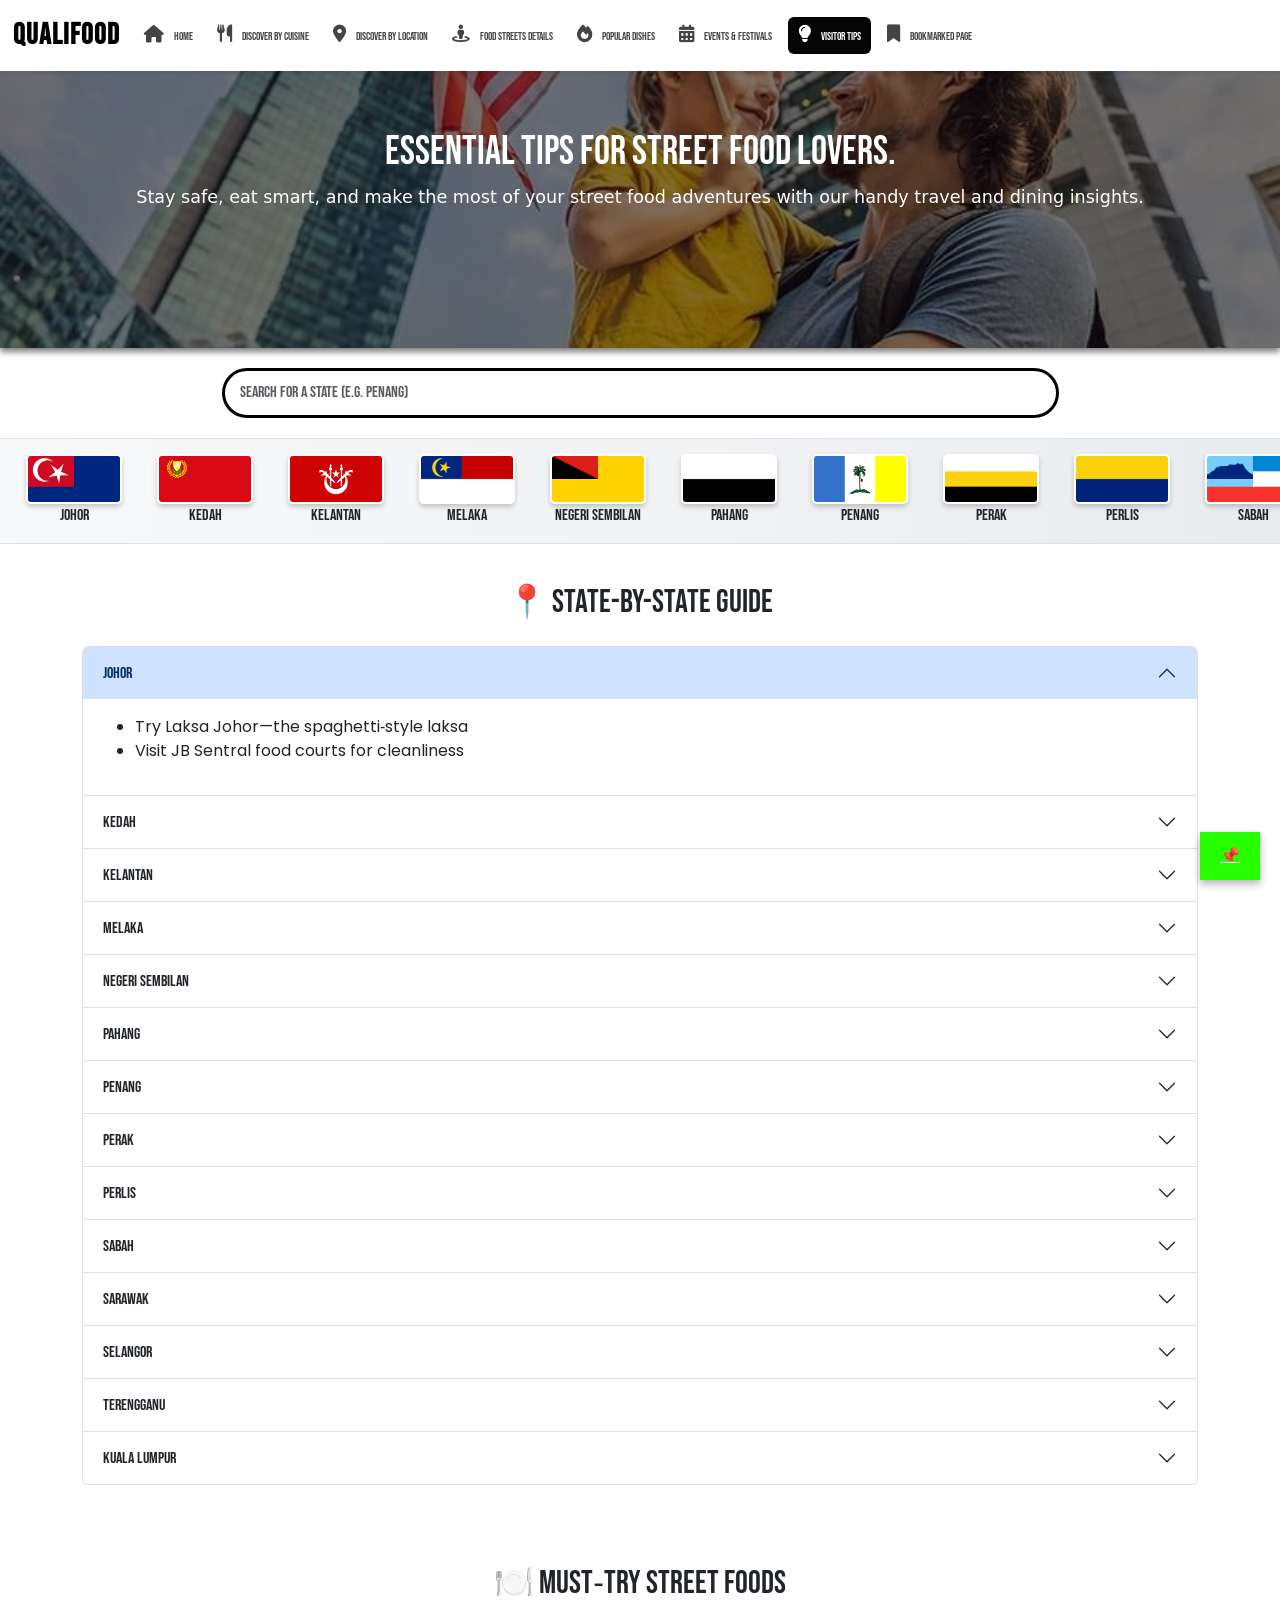
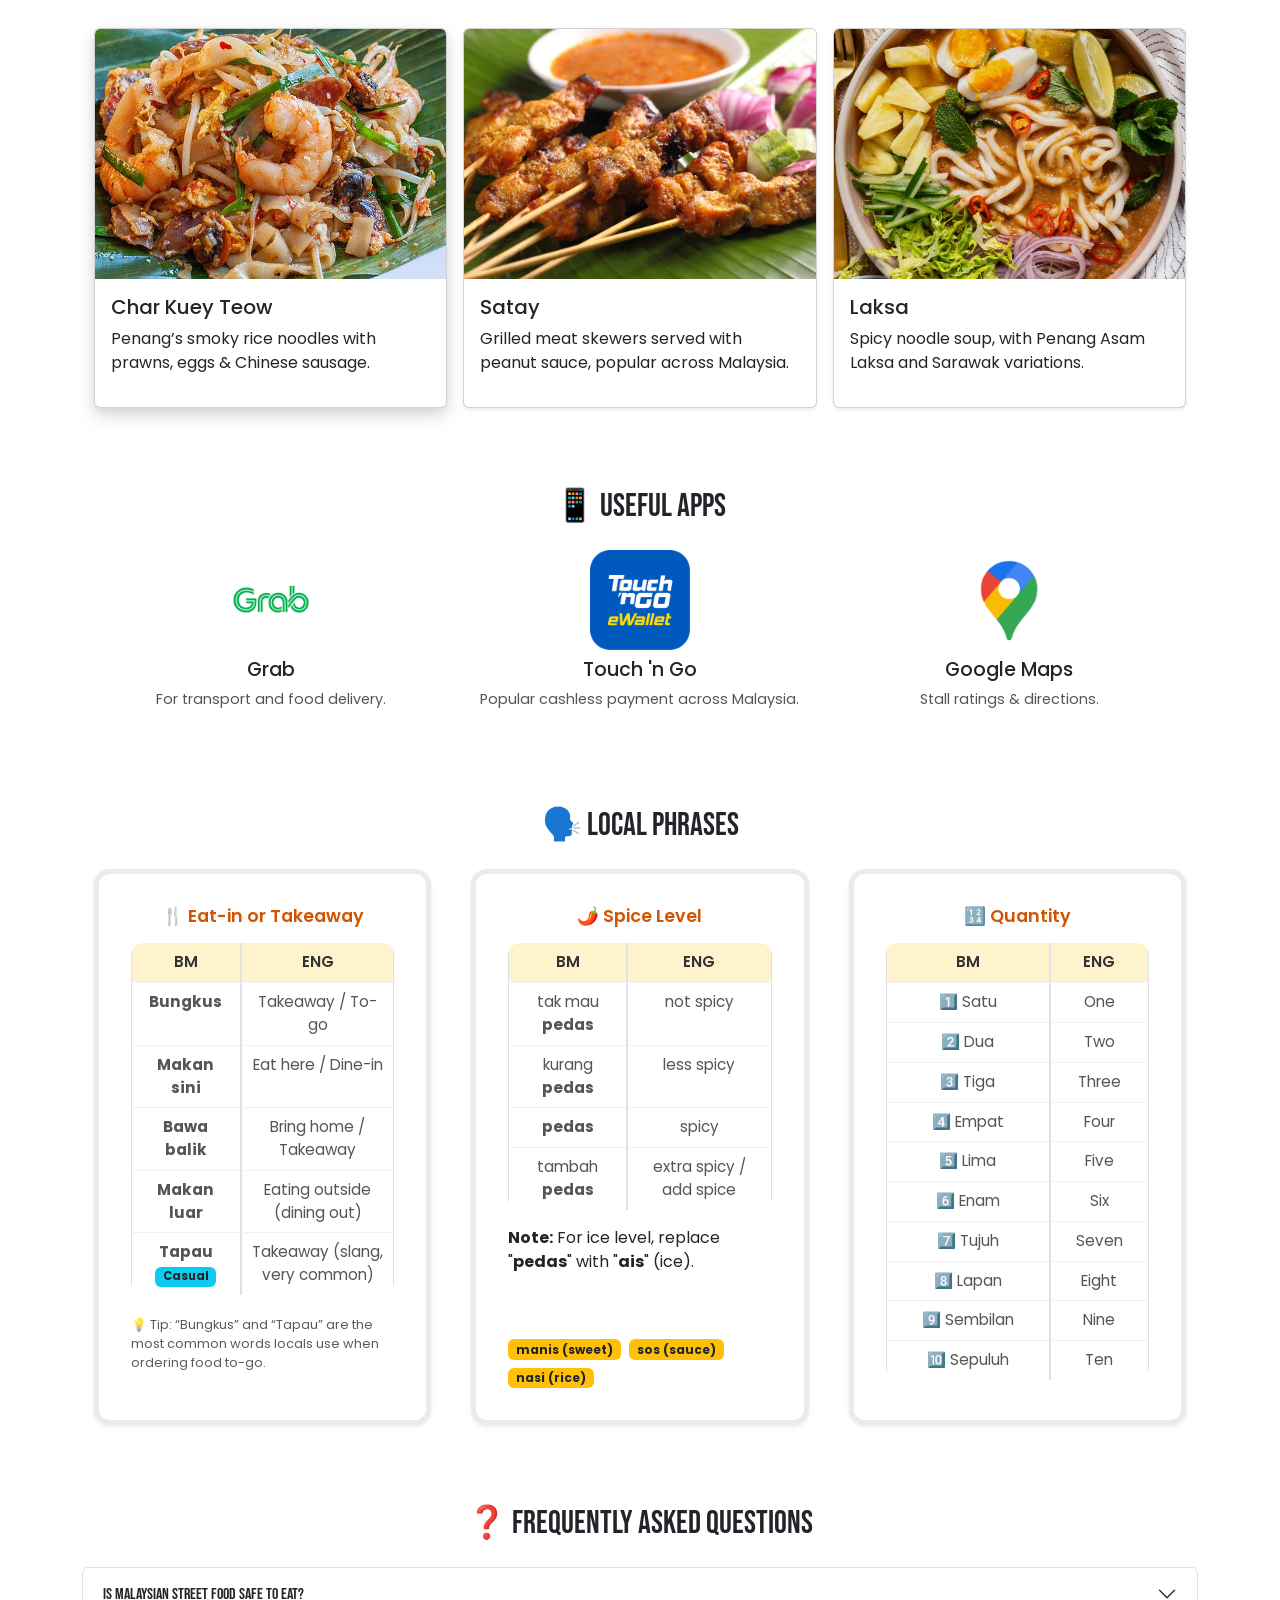
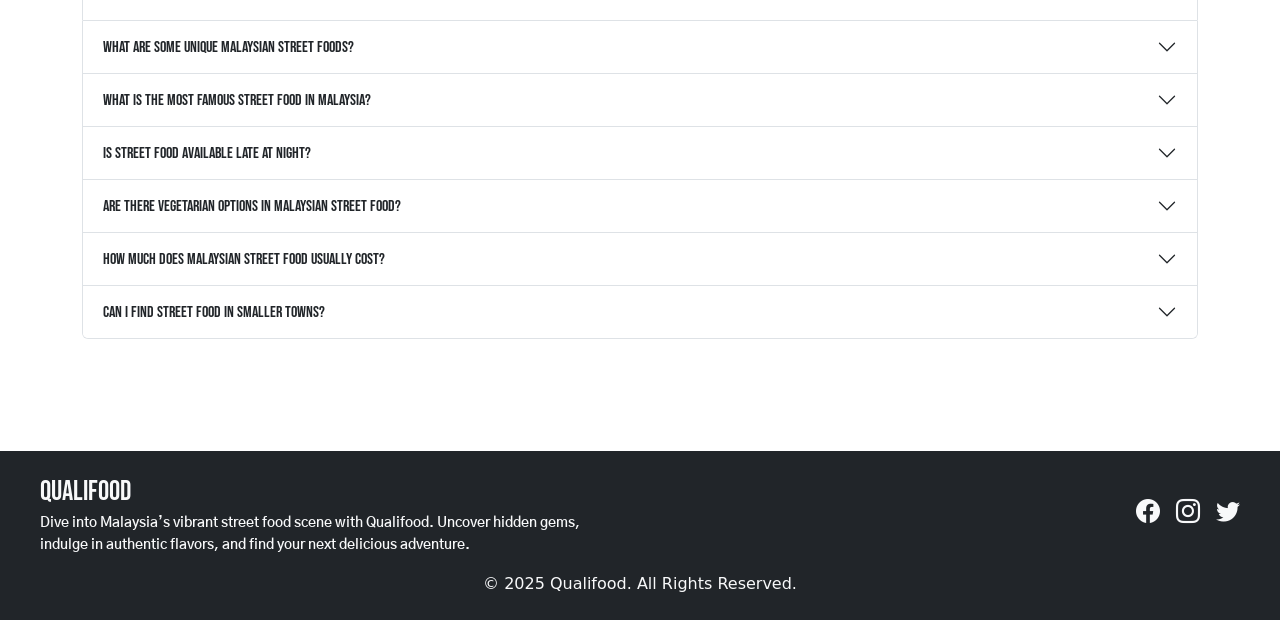
<file: HTML/VisitorTips.html>
<!DOCTYPE html>
<html lang="en">

<head>
  <meta charset="UTF-8" />
  <meta name="viewport" content="width=device-width, initial-scale=1" />
  <title>Visitor Tips by Location</title>

  <!-- Bootstrap CSS -->
  <link href="https://cdn.jsdelivr.net/npm/bootstrap@5.3.2/dist/css/bootstrap.min.css" rel="stylesheet" />
  <link href="https://cdn.jsdelivr.net/npm/bootstrap-icons@1.10.5/font/bootstrap-icons.css" rel="stylesheet" />
  <link rel="stylesheet" href="https://cdnjs.cloudflare.com/ajax/libs/font-awesome/6.5.0/css/all.min.css">

  <!-- External CSS -->
  <link rel="stylesheet" href="../CSS/VisitorTips.css" />
  <link rel="stylesheet" href="../CSS/BookmarkedPage.css" />
  <link rel="stylesheet" href="../CSS/HeaderFooter.css">
</head>

<body class="pt-5">
  <!-- Header -->
  <header class="header shadow-sm fixed-top bg-white">
    <nav class="navbar navbar-expand-lg navbar-light">
      <div class="container-fluid">
        <!-- Logo -->
        <a class="navbar-brand fw-bold site-logo me-3" href="../HTML/Home.html">Qualifood</a>

        <!-- Toggle button beside logo -->
        <button class="navbar-toggler" type="button" data-bs-toggle="collapse" data-bs-target="#navbarNav"
          aria-controls="navbarNav" aria-expanded="false" aria-label="Toggle navigation">
          <span class="navbar-toggler-icon"></span>
        </button>

        <!-- Navigation & Search -->
        <div class="collapse navbar-collapse" id="navbarNav">
          <ul class="navbar-nav me-auto mb-2 mb-lg-0">
            <li class="nav-item">
              <a class="nav-link" href="../HTML/Home.html">
                <i class="fas fa-home"></i> Home
              </a>
            </li>
            <li class="nav-item">
              <a class="nav-link" href="../HTML/discover-food.html">
                <i class="fas fa-utensils"></i> Discover by Cuisine
              </a>
            </li>
            <li class="nav-item">
              <a class="nav-link" href="../HTML/discover-location.html">
                <i class="fas fa-map-marker-alt"></i> Discover by Location
              </a>
            </li>
            <li class="nav-item">
              <a class="nav-link" href="../HTML/FoodStreetDetails.html">
                <i class="fas fa-street-view"></i> Food Streets Details
              </a>
            </li>
            <li class="nav-item">
              <a class="nav-link" href="../HTML/PopularDishes.html">
                <i class="fas fa-fire"></i> Popular Dishes
              </a>
            </li>
            <li class="nav-item">
              <a class="nav-link" href="../HTML/Events&Festivals.html">
                <i class="fas fa-calendar-alt"></i> Events & Festivals
              </a>
            </li>
            <li class="nav-item">
              <a class="nav-link" href="../HTML/VisitorTips.html"
                style="background-color:#060606; padding: 8px 10px; color:white;">
                <i class="fas fa-lightbulb"></i> Visitor Tips
              </a>
            </li>
            <li class="nav-item">
              <a class="nav-link" href="../HTML/BookmarkedPage.html">
                <i class="fas fa-bookmark"></i> Bookmarked Page
              </a>
            </li>
          </ul>

        </div>
      </div>
    </nav>
  </header>
  <div class="hero-containerV">
    <h1>Essential tips for street food lovers. </h1>
    <p> Stay safe, eat smart, and make the most of your street food adventures with our handy travel and dining
      insights.</p>
  </div>



  <!-- Search Bar -->
  <div class="container search-container">
    <input id="searchInput" class="form-control w-75 mx-auto" type="text"
      placeholder="Search for a state (e.g. Penang)" />
    <!-- Search Suggestions Dropdown -->
    <ul id="suggestionsList" class="list-group position-absolute"></ul>
  </div>

  <!-- Scrollable Flags -->
  <div class="flag-scroll bg-light border-top border-bottom px-3">
    <div class="flag-item" data-location="Johor">
      <img src="../Yap Ern Ru/flags/Johor.png" alt="Johor" />
      <div>Johor</div>
    </div>
    <div class="flag-item" data-location="Kedah">
      <img src="../Yap Ern Ru/flags/Kedah.png" alt="Kedah" />
      <div>Kedah</div>
    </div>
    <div class="flag-item" data-location="Kelantan">
      <img src="../Yap Ern Ru/flags/Kelantan.png" alt="Kelantan" />
      <div>Kelantan</div>
    </div>
    <div class="flag-item" data-location="Melaka">
      <img src="../Yap Ern Ru/flags/Malacca.png" alt="Melaka" />
      <div>Melaka</div>
    </div>
    <div class="flag-item" data-location="Negeri Sembilan">
      <img src="../Yap Ern Ru/flags/N9.png" alt="Negeri Sembilan" />
      <div>Negeri Sembilan</div>
    </div>
    <div class="flag-item" data-location="Pahang">
      <img src="../Yap Ern Ru/flags/Pahang.png" alt="Pahang" />
      <div>Pahang</div>
    </div>
    <div class="flag-item" data-location="Penang">
      <img src="../Yap Ern Ru/flags/Penang.png" alt="Penang" />
      <div>Penang</div>
    </div>
    <div class="flag-item" data-location="Perak">
      <img src="../Yap Ern Ru/flags/Perak.png" alt="Perak" />
      <div>Perak</div>
    </div>
    <div class="flag-item" data-location="Perlis">
      <img src="../Yap Ern Ru/flags/Perlis.png" alt="Perlis" />
      <div>Perlis</div>
    </div>
    <div class="flag-item" data-location="Sabah">
      <img src="../Yap Ern Ru/flags/Sabah.png" alt="Sabah" />
      <div>Sabah</div>
    </div>
    <div class="flag-item" data-location="Sarawak">
      <img src="../Yap Ern Ru/flags/Sarawak.png" alt="Sarawak" />
      <div>Sarawak</div>
    </div>
    <div class="flag-item" data-location="Selangor">
      <img src="../Yap Ern Ru/flags/Selangor.png" alt="Selangor" />
      <div>Selangor</div>
    </div>
    <div class="flag-item" data-location="Terengganu">
      <img src="../Yap Ern Ru/flags/Terengganu.png" alt="Terengganu" />
      <div>Terengganu</div>
    </div>
    <!-- Federal Territories -->
    <div class="flag-item" data-location="Kuala Lumpur">
      <img src="../Yap Ern Ru/flags/KL.png" alt="Kuala Lumpur" />
      <div>Kuala Lumpur</div>
    </div>
  </div>


  <!-- Initial View -->
  <div id="initialView">
    <!-- State Guide Accordion -->
    <section id="state-guide" class="section container">
      <h2 class="mb-4 text-center">📍 State-by-State Guide</h2>
      <div class="accordion" id="stateAccordion"></div>
    </section>

    <!-- Overall Must‑Try Street Foods -->
    <section id="must-try" class="section container">
      <div class="container">
        <h2 class="text-center mb-4">🍽️ Must‑Try Street Foods</h2>
        <div class="row row-cols-2 row-cols-sm-2 row-cols-md-3 row-cols-lg-3 g-3">
          <div class="col">
            <div class="card h-100 food-card">
              <img src="../Food/Char Kuey Teow.jpg" class="card-img-top" alt="Char Kuey Teow">
              <div class="card-body">
                <h5>Char Kuey Teow</h5>
                <p>Penang’s smoky rice noodles with prawns, eggs & Chinese sausage.</p>
              </div>
            </div>
          </div>
          <div class="col">
            <div class="card h-100 shadow-sm food-card">
              <img src="../Food/Satay.png" class="card-img-top" alt="Satay">
              <div class="card-body">
                <h5>Satay</h5>
                <p>Grilled meat skewers served with peanut sauce, popular across Malaysia.</p>
              </div>
            </div>
          </div>
          <div class="col">
            <div class="card h-100 shadow-sm food-card">
              <img src="../Food/Laksa.jpg" class="card-img-top" alt="Laksa">
              <div class="card-body">
                <h5>Laksa</h5>
                <p>Spicy noodle soup, with Penang Asam Laksa and Sarawak variations.</p>
              </div>
            </div>
          </div>
        </div>
      </div>
    </section>

    <!-- Useful Apps -->
    <section id="apps" class="section container">
      <div class="container">
        <h2 class="text-center mb-4">📱 Useful Apps</h2>
        <div class="row row-cols-3 row-cols-md-3 row-cols-lg-3 g-3 text-center">
          <div class="col">
            <img src="../Images/grab.png" alt="Grab" class="app-icon">
            <h5 class="mt-2">Grab</h5>
            <p>For transport and food delivery.</p>
          </div>
          <div class="col">
            <img src="../Images/touchngo.png" alt="Touch 'n Go" class="app-icon">
            <h5 class="mt-2">Touch 'n Go</h5>
            <p>Popular cashless payment across Malaysia.</p>
          </div>
          <div class="col">
            <img src="../Images/googlemaps.webp" alt="Google Maps" class="app-icon">
            <h5 class="mt-2">Google Maps</h5>
            <p>Stall ratings & directions.</p>
          </div>
        </div>
      </div>
    </section>


    <section id="local" class="section container">
      <h2 class="text-center mb-4">🗣️ Local Phrases</h2>
      <div class="row">

        <!-- Eat-in or Takeaway -->
        <div class="col">
          <div class="card card-category eat h-100 shadow-sm hover-card">
            <div class="card-body d-flex flex-column">
              <h5>🍴 Eat-in or Takeaway</h5>
              <div class="table-responsive mb-2">
                <table class="table table-bordered table-sm text-center mb-2">
                  <thead>
                    <tr>
                      <th>BM</th>
                      <th>ENG</th>
                    </tr>
                  </thead>
                  <tbody>
                    <tr>
                      <td><strong>Bungkus</strong></td>
                      <td>Takeaway / To-go</td>
                    </tr>
                    <tr>
                      <td><strong>Makan sini</strong></td>
                      <td>Eat here / Dine-in</td>
                    </tr>
                    <tr>
                      <td><strong>Bawa balik</strong></td>
                      <td>Bring home / Takeaway</td>
                    </tr>
                    <tr>
                      <td><strong>Makan luar</strong></td>
                      <td>Eating outside (dining out)</td>
                    </tr>
                    <tr>
                      <td><strong>Tapau</strong> <span class="badge bg-info text-dark">Casual</span></td>
                      <td>Takeaway (slang, very common)</td>
                    </tr>
                  </tbody>
                </table>
              </div>
              <p class="small text-muted mt-auto">
                💡 Tip: “Bungkus” and “Tapau” are the most common words locals use when ordering food to-go.
              </p>
            </div>
          </div>
        </div>

        <!-- Spice Level -->
        <div class="col">
          <div class="card card-category spice h-100 shadow-sm hover-card">
            <div class="card-body d-flex flex-column">
              <h5>🌶️ Spice Level</h5>
              <div class="table-responsive mb-2">
                <table class="table table-bordered table-sm text-center mb-2">
                  <thead>
                    <tr>
                      <th>BM</th>
                      <th>ENG</th>
                    </tr>
                  </thead>
                  <tbody>
                    <tr>
                      <td>tak mau <strong>pedas</strong></td>
                      <td>not spicy</td>
                    </tr>
                    <tr>
                      <td>kurang <strong>pedas</strong></td>
                      <td>less spicy</td>
                    </tr>
                    <tr>
                      <td><strong>pedas</strong></td>
                      <td>spicy</td>
                    </tr>
                    <tr>
                      <td>tambah <strong>pedas</strong></td>
                      <td>extra spicy / add spice</td>
                    </tr>
                  </tbody>
                </table>
              </div>
              <p class="mb-2"><strong>Note:</strong> For ice level, replace "<strong>pedas</strong>" with
                "<strong>ais</strong>" (ice).</p>
              <div class="d-flex flex-wrap gap-2 mt-auto">
                <span class="badge bg-warning text-dark">manis (sweet)</span>
                <span class="badge bg-warning text-dark">sos (sauce)</span>
                <span class="badge bg-warning text-dark">nasi (rice)</span>
              </div>
            </div>
          </div>
        </div>

        <!-- Quantity -->
        <div class="col">
          <div class="card card-category quantity h-100 shadow-sm hover-card">
            <div class="card-body d-flex flex-column">
              <h5>🔢 Quantity</h5>
              <div class="table-responsive mb-2">
                <table class="table table-bordered table-sm text-center mb-0">
                  <thead>
                    <tr>
                      <th>BM</th>
                      <th>ENG</th>
                    </tr>
                  </thead>
                  <tbody>
                    <tr>
                      <td>1️⃣ Satu</td>
                      <td>One</td>
                    </tr>
                    <tr>
                      <td>2️⃣ Dua</td>
                      <td>Two</td>
                    </tr>
                    <tr>
                      <td>3️⃣ Tiga</td>
                      <td>Three</td>
                    </tr>
                    <tr>
                      <td>4️⃣ Empat</td>
                      <td>Four</td>
                    </tr>
                    <tr>
                      <td>5️⃣ Lima</td>
                      <td>Five</td>
                    </tr>
                    <tr>
                      <td>6️⃣ Enam</td>
                      <td>Six</td>
                    </tr>
                    <tr>
                      <td>7️⃣ Tujuh</td>
                      <td>Seven</td>
                    </tr>
                    <tr>
                      <td>8️⃣ Lapan</td>
                      <td>Eight</td>
                    </tr>
                    <tr>
                      <td>9️⃣ Sembilan</td>
                      <td>Nine</td>
                    </tr>
                    <tr>
                      <td>🔟 Sepuluh</td>
                      <td>Ten</td>
                    </tr>
                  </tbody>
                </table>
              </div>
            </div>
          </div>
        </div>

      </div>
    </section>


    <!-- FAQ Section -->
    <section id="faq" class="section container">
      <h2 class="text-center mb-4">❓ Frequently Asked Questions</h2>
      <div class="accordion" id="faqAccordion">

        <!-- Question 1 -->
        <div class="accordion-item">
          <h2 class="accordion-header" id="heading1">
            <button class="accordion-button collapsed" type="button" data-bs-toggle="collapse"
              data-bs-target="#collapse1" aria-expanded="false" aria-controls="collapse1">
              Is Malaysian street food safe to eat?
            </button>
          </h2>
          <div id="collapse1" class="accordion-collapse collapse" aria-labelledby="heading1"
            data-bs-parent="#faqAccordion">
            <div class="accordion-body">
              Yes, generally Malaysian street food is safe, especially from busy stalls with high turnover. Just look
              for clean preparation areas and fresh ingredients.
            </div>
          </div>
        </div>

        <!-- Question 2 -->
        <div class="accordion-item">
          <h2 class="accordion-header" id="heading2">
            <button class="accordion-button collapsed" type="button" data-bs-toggle="collapse"
              data-bs-target="#collapse2" aria-expanded="false" aria-controls="collapse2">
              What are some unique Malaysian street foods?
            </button>
          </h2>
          <div id="collapse2" class="accordion-collapse collapse" aria-labelledby="heading2"
            data-bs-parent="#faqAccordion">
            <div class="accordion-body">
              Unique Malaysian street foods include delicacies such as apam balik, otak-otak, and ais kacang, each
              offering a distinct taste and a hit of local culinary innovation.
            </div>
          </div>
        </div>

        <!-- Question 3 -->
        <div class="accordion-item">
          <h2 class="accordion-header" id="heading3">
            <button class="accordion-button collapsed" type="button" data-bs-toggle="collapse"
              data-bs-target="#collapse3" aria-expanded="false" aria-controls="collapse3">
              What is the most famous street food in Malaysia?
            </button>
          </h2>
          <div id="collapse3" class="accordion-collapse collapse" aria-labelledby="heading3"
            data-bs-parent="#faqAccordion">
            <div class="accordion-body">
              Char Kuey Teow, Nasi Lemak, Satay, and Roti Canai are among the most iconic and beloved street foods
              across Malaysia.
            </div>
          </div>
        </div>

        <!-- Question 4 -->
        <div class="accordion-item">
          <h2 class="accordion-header" id="heading4">
            <button class="accordion-button collapsed" type="button" data-bs-toggle="collapse"
              data-bs-target="#collapse4" aria-expanded="false" aria-controls="collapse4">
              Is street food available late at night?
            </button>
          </h2>
          <div id="collapse4" class="accordion-collapse collapse" aria-labelledby="heading4"
            data-bs-parent="#faqAccordion">
            <div class="accordion-body">
              Yes! Many street food stalls, especially in night markets (pasar malam), operate until late, making them
              perfect for supper cravings.
            </div>
          </div>
        </div>

        <!-- Question 5 -->
        <div class="accordion-item">
          <h2 class="accordion-header" id="heading5">
            <button class="accordion-button collapsed" type="button" data-bs-toggle="collapse"
              data-bs-target="#collapse5" aria-expanded="false" aria-controls="collapse5">
              Are there vegetarian options in Malaysian street food?
            </button>
          </h2>
          <div id="collapse5" class="accordion-collapse collapse" aria-labelledby="heading5"
            data-bs-parent="#faqAccordion">
            <div class="accordion-body">
              While many dishes include meat, there are vegetarian-friendly options like vegetarian Popiah, Roti Canai
              (without curry), and certain noodle dishes. Look for Indian or Chinese vegetarian stalls.
            </div>
          </div>
        </div>

        <!-- Question 6 -->
        <div class="accordion-item">
          <h2 class="accordion-header" id="heading6">
            <button class="accordion-button collapsed" type="button" data-bs-toggle="collapse"
              data-bs-target="#collapse6" aria-expanded="false" aria-controls="collapse6">
              How much does Malaysian street food usually cost?
            </button>
          </h2>
          <div id="collapse6" class="accordion-collapse collapse" aria-labelledby="heading6"
            data-bs-parent="#faqAccordion">
            <div class="accordion-body">
              Most street food items range from RM3 to RM10, making it an affordable way to explore Malaysian cuisine.
            </div>
          </div>
        </div>

        <!-- Question 7 -->
        <div class="accordion-item">
          <h2 class="accordion-header" id="heading7">
            <button class="accordion-button collapsed" type="button" data-bs-toggle="collapse"
              data-bs-target="#collapse7" aria-expanded="false" aria-controls="collapse7">
              Can I find street food in smaller towns?
            </button>
          </h2>
          <div id="collapse7" class="accordion-collapse collapse" aria-labelledby="heading7"
            data-bs-parent="#faqAccordion">
            <div class="accordion-body">
              Absolutely! Small towns often have their own local specialties. For example, Pahang has Ikan Patin
              Tempoyak, and Ipoh is famous for its white coffee and bean sprout chicken.
            </div>
          </div>
        </div>

      </div>
    </section>
    </div>


    <!-- State-Specific View -->
  <section id="state-content" class="container my-5" style="display:none;">
    <div id="selectedStateHeader" class="state-header">
      <h2><i class="bi bi-geo-alt me-2"></i>Select a state to explore its food & tips</h2>
      <p class="mb-0">Click a flag above to explore</p>
    </div>
    <div id="stateSpecificContent"></div>
  </section>

  <!-- Tips Section -->
  <section class="container my-5">
    <div id="tipsContainer" class="row g-4"></div>
  </section>

  <!-- Template for tips -->
  <template id="tipTemplate">
    <div class="col-md-6">
      <div class="card card-tip shadow-sm p-3 h-100">
        <div class="d-flex align-items-start gap-3">
          <div class="icon-circle bg-warning text-white rounded-circle d-flex align-items-center justify-content-center"
            style="width:40px;height:40px;">
            <i class="bi bi-info-circle"></i>
          </div>
          <div>
            <h5 class="tip-title fw-bold mb-1"></h5>
            <p class="tip-text mb-0"></p>
          </div>
        </div>
      </div>
    </div>
  </template>


      <a href="../HTML/BookmarkedPage.html" class="stick-bookmark-btn" title="Go to Bookmark Page">
    📌 
  </a>
<!-- Footer -->
    <div id="footer-placeholder"></div>
    <!-- jQuery -->
    <script src="https://code.jquery.com/jquery-3.7.1.min.js"></script>

    <!-- Bootstrap JS -->
    <script src="https://cdn.jsdelivr.net/npm/bootstrap@5.3.2/dist/js/bootstrap.bundle.min.js"></script>
    <link href="https://cdn.jsdelivr.net/npm/bootstrap@5.3.2/dist/css/bootstrap.min.css" rel="stylesheet">
    <link href="https://cdn.jsdelivr.net/npm/bootstrap-icons@1.10.5/font/bootstrap-icons.css" rel="stylesheet">

    <!-- Custom JS -->
    <script src="../JS/VisitorTips.js"></script>
    <script src="../JS/BookmarkedPage.js"></script>
    <script src="../JS/footer.js"></script>
    <script>
      document.addEventListener("DOMContentLoaded", function () {
        const currentPage = location.pathname.split("/").pop();

        // Highlight the correct nav link
        if (currentPage === "VisitorTips.html") {
          document.getElementById("nav-visitor").classList.add("active");
        } else if (currentPage === "BookmarkedPage.html") {
          document.getElementById("nav-bookmark").classList.add("active");
        }
      });
    </script>
</body>

</html>
</file>
<file: CSS/BookmarkedPage.css>
/* ===== Hero Section ===== */
.hero-container {
    color: white;
    background-image: linear-gradient(rgba(0,0,0,0.5), rgba(0,0,0,0.5)),
                      url("../Header Photo/Bookmark.jpg");
    background-repeat: no-repeat;
    background-size: cover;
    background-position: center;
    text-align: center;
    font-weight: bold;
    box-shadow: 0 4px 6px rgba(0,0,0,0.5);
    height: 300px;
    padding: 100px 20px;
}

.hero-container h1 {
    font-family: 'Bebas Neue', sans-serif;
    font-weight: 300;
}

.hero-container p {
    font-family: 'Gothic A1', sans-serif;
    font-weight: 500;
}

/* Container */
.container-my-5 {
    max-width: 1200px;
    margin: 0 auto;
    padding-left: 15px;
    padding-right: 15px;
}
.container-my-5 h1 {
    padding-top: 30px;
    font-family: 'Bebas Neue', sans-serif;
}
#emptyBookmarkMsg{
  font-family: 'Bebas Neue', sans-serif;

}

#emptyBookmarkMsg .btn {
    background-color: #ff0000;       /* Bootstrap primary color */
    color: #fff;                     /* white text */
    border: none;
    padding: 0.5rem 1rem;            /* comfortable padding */
    font-size: 0.9rem;
    border-radius: 20px;
    box-shadow: 0 2px 6px rgba(0, 0, 0, 0.15); /* soft shadow */         /* rounded corners */
    transition: background-color 0.3s ease, transform 0.2s ease;
    text-decoration: none;
}

/* Hover effect */
#emptyBookmarkMsg .btn:hover {
    background-color: #fafafa;       /* darker blue on hover */
    box-shadow: 0 2px 6px rgba(0, 0, 0, 0.25); /* soft shadow */
    transform: translateY(-1px);     /* subtle lift effect */
    color: #fc0000;
}

/* Optional: icon spacing */
#emptyBookmarkMsg .btn i {
    margin-right: 0.25rem;
}



/* ===== Bookmark Card - Bar Layout ===== */
/* ===== Bookmark Card - Bar Layout ===== */
/* Bookmark card styling */
.bookmark-card {
    display: flex;
    flex-direction: row;
    align-items: flex-start;
    width: 100%;         /* fills its wrapper */
    border-radius: 0.5rem;
    overflow: hidden;
    padding: 0;
    box-shadow: 0 2px 6px rgba(0,0,0,0.25);
    transition: transform 0.3s ease;
}

/* Fixed size image with same aspect ratio */
.bookmark-card-img {
    width: 120px;           /* fixed width for all cards */
    height: 120px;           /* fixed height for all cards */
    object-fit: cover;      /* crop to fit if necessary */
    flex-shrink: 0;         /* prevents image from shrinking */
}

/* Text container */
.bookmark-card-body {
    flex: 1;
    padding: 0.5rem 1rem;
    display: flex;
    flex-direction: column;
    justify-content: flex-start;
}

/* Titles and text */
.bookmark-card-title {
    font-size: 1rem;
    margin-bottom: 0.25rem;
}

.bookmark-card-text {
    font-size: 0.8rem;
    color: #555;
    word-break: break-word;
}

/* Responsive adjustments */
@media (max-width: 576px) {
    .bookmark-card {
        flex-direction: row;
    }
    .bookmark-card-img {
        width: 80px;
        height: 60px;
    }
    .bookmark-card-body {
        padding: 0.25rem 0.5rem;
    }
    .bookmark-card-title {
        font-size: 0.9rem;
    }
    .bookmark-card-text {
        font-size: 0.75rem;
    }
}


/* Container for bookmark list */
/* Container for bookmark list */
#bookmarkList {
    display: flex;
    flex-wrap: wrap;
    gap: 0.5rem;
    justify-content: flex-start;
}

/* Each card wrapper */
#bookmarkList .col-12 {
    flex: 1 1 100%;      /* 1 column on mobile */
    max-width: 100%;      /* never exceed 100% */
    margin-bottom: 0.5rem;
}

/* ≥576px: 2 columns */
@media (min-width: 576px) {
    #bookmarkList .col-12 {
        flex: 1 1 calc(50% - 0.5rem);
        max-width: calc(50% - 0.5rem);
    }
}

/* ≥992px: 3 columns */
@media (min-width: 992px) {
    #bookmarkList .col-12 {
        flex: 1 1 calc(33.333% - 0.5rem);
        max-width: calc(33.333% - 0.5rem);
    }
}
/* Message box styling */
.msg {
    background-color: rgba(255,255,255,0.95);
    border: 1px solid rgba(0,0,0,0.1);
    border-radius: 0.375rem;
    box-shadow: 0 0.5rem 1rem rgba(0,0,0,0.15);
}
</file>
<file: CSS/HeaderFooter.css>
/* =========================
   GOOGLE FONTS IMPORT
========================= */
@import url('https://fonts.googleapis.com/css2?family=Bebas+Neue&family=Roboto:wght@300;400;500;700&display=swap');
@import url('https://fonts.googleapis.com/css2?family=Open+Sans:wght@400;600;700&display=swap');
@import url('https://fonts.googleapis.com/css2?family=Poppins:wght@400;500;600;700&display=swap');
@import url('https://fonts.googleapis.com/css2?family=Gothic+A1:wght@400;500;600;700&display=swap');
/* =========================
   HEADER BASE STYLES
========================= */
.header {
  background-color: #fff;
  box-shadow: 0 2px 10px rgba(0, 0, 0, 0.08);
  padding: 1px;
  position: sticky;
  top: 0;
  z-index: 1000;
}

/* =========================
   NAVBAR STYLING
========================= */
.navbar {
  padding: 0.4rem 1rem;
}


/* Logo / Site Name */
.navbar-brand.site-logo {
  font-family: 'Bebas Neue', sans-serif !important;  /* force the font */
  font-size: 1.8rem !important;                         /* adjust size */
  color: #000000 !important;                          /* adjust color */
  letter-spacing: 1px;
  text-transform: uppercase;
  transition: all 0.3s ease;
}

.navbar-brand.site-logo:hover {
  color: #ff0000 !important; /* change hover color */
}

/* Navigation Links */
.navbar-nav {
  display: flex;
  flex-direction: row;
  align-items: center;
  gap: 8px; /* spacing between links */
}

.navbar-nav .nav-link {
  font-family: 'Bebas Neue', sans-serif;
  font-size: 70%;       /* Adjust font size here */
  font-weight: 500;      /* Adjust font weight here */
  color: #444;
  padding: 8px 8px;
  border-radius: 6px;
  transition: all 0.3s ease;
}

.navbar-nav .nav-link i {
  margin-right: 8px;
  font-size: 1.1rem;
  color: inherit; /* inherits link color */
}

/* Hover effect */
.navbar-nav .nav-link:hover {
  background-color: #000000; 
  padding: 8px 8px;
  color: #fff;
}

/* Active page */
.navbar-nav .nav-link.active {
  background-color: #000000; 
  color: #fff;
  font-weight: 700;
}

/* =========================
   RESPONSIVE STYLES
========================= */
@media (max-width: 991px) {
  .navbar-nav {
    flex-direction: column;
    padding-top: 10px;
  }

  .navbar-nav .nav-link {
    margin-right: 0;
    padding: 10px 0;
    border-bottom: 1px solid #f3f3f3;
  }

  .navbar-nav .nav-link:last-child {
    border-bottom: none;
  }
}

@media (max-width: 576px) {
  .site-logo {
    font-size: 1.8rem;
  }

  .navbar-nav .nav-link {
    font-size: 1rem; /* smaller on mobile */
  }
}

/* Navbar toggler (mobile) */
.navbar-toggler {
  border: none;
  outline: none;
}

.navbar-toggler:focus {
  box-shadow: none;
}

footer {
  width: 100vw;      /* Full viewport width */
  margin: 0;         /* Remove any default margin */
  padding: 20px 20px 20px 20px;   /* Vertical padding */
  background-color: #111; /* Or whatever color you want */
}

footer .container {
  max-width: 100%;   /* Stretch container to full width */
  padding: 0 20px;   /* Optional horizontal padding */
}

footer h3{
  font-family: 'Bebas Neue', sans-serif;
}
footer p{
  font-family: 'Gothic A1', sans-serif;
  font-weight: 600;
  font-size:90%;
}

footer small{
  font-family: 'Gothic A1', sans-serif;
  font-weight: 600;
  font-size:80%;
}

@media (max-width: 768px) {
    footer h6 {
        font-size: 50%;     /* Slightly smaller */
    }

    footer p {
        font-size: 70%;
    }
}

html, body {
  overflow-x: hidden;
}
.card-tip {
  position: relative; /* ensure absolute children are positioned relative to card */
}

.card-tip .bookmark-btn {
  position: absolute;
  top: 10px;
  right: 10px;
  z-index: 10;
  display: block; /* or flex if needed */
}
</file>
<file: CSS/Events&Festivals.css>
body{
    background-color: #0000001e;
}

nav{
    opacity: 100%;
    background-color: white;
    position: sticky;
    top: 0;
    padding: 10px;
    text-align: center;
}

.links-container > a{
    text-decoration: none;
    padding: 10px;
}

.links-container > a:hover{
    color: #dbb620;
    transition: color 0.3s ease-in-out, background-color 0.3s ease-in-out;
}

nav > h1 > a{
    color: black;
    text-decoration: none;
}

.hero-container {
  color: white;
  background-image: linear-gradient(rgba(0, 0, 0, 0.5),
      rgba(0, 0, 0, 0.5)),
    url("../Shak Yong Sim/Food Festivals/hero.jpg");
  background-repeat: no-repeat;
  background-size: cover;
  background-position: center;
  text-align: center;
  font-weight: bold;
  box-shadow: 0 4px 6px rgba(0, 0, 0, 0.5);
  height: 300px;
  padding: 100px 20px;
}

.hero-container h1 {
  font-family: 'Bebas Neue', sans-serif;
  font-weight: 300;
}

.hero-container p {
  font-family: 'Gothic A1', sans-serif;
  font-weight: 500;
}

h2{
    text-align: center;
    font-weight: bold;
    padding: 40px 0px;
}

.upcoming-events-container{
    background-color: #eab44891;
    display: grid;
    grid-template-rows: repeat(10, auto);
    grid-template-columns: 1fr;
    padding: 20px;
    margin: 0 10vh;
    gap: 30px;
}

.upcoming-event{
    background-color: #ffffff;
    grid-column: 1;
    display: grid;
    grid-template-rows: auto auto auto;
    grid-template-columns: 1fr 9fr;
    width: 100%;
}

.upcoming-event h1{
    grid-row: 1;
    grid-column: 1;
    padding: 40px 40px 40px 50px;
}

.upcoming-event > .event-header{
    grid-row: 1;
    grid-column: 2 / 3;
    text-align: left;
    padding: 30px;
    padding-bottom: 0;
}

.upcoming-event img{
    grid-row: 2;
    grid-column: 2 / 3;
    max-width: 80%;
    height: auto;
    max-height: 300px;
    margin: 0 0 0 30px; /* remove side margins */
}

.upcoming-event > p{
    grid-row: 3;
    grid-column: 2 / 3;
    padding: 0 30px 0px 30px;
    width: 100%;
}

@media (max-width: 768px){
    .upcoming-events-container{
        background-color: #eab44891;
        display: grid;
        grid-template-rows: repeat(10, auto);
        grid-template-columns: 1fr;
        padding: 20px;
        margin: 0 auto;
        gap: 30px;
    }

    .upcoming-event{
        background-color: #ffffff;
        grid-column: 1;
        display: grid;
        grid-template-rows: auto auto auto auto;
        grid-template-columns: 1fr;
        width: 100%;
    }

    .upcoming-event h1{
        grid-row: 1;
        grid-column: 1;
        text-align: center;
        padding: 40px 40px 0 50px;
    }

    .upcoming-event .event-header{
        grid-row: 2;
        grid-column: 1;
        text-align: left;
        padding: 30px;
        padding-bottom: 0;
    }

    .upcoming-event img{
        grid-row: 3;
        grid-column: 1;
        max-width:80%;
        /*height: auto;*/
        max-height: 300px;
        margin: 1em auto; 
    }

    .upcoming-event > p{
        grid-row: 4;
        grid-column: 1;
        padding: 0 30px 0px 30px;
        width: 100%;
    }
}
</file>
<file: CSS/FoodStreetGuide.css>
/* ========== Global Styles ========== */
* {
    margin: 0;
    padding: 0;
    box-sizing: border-box;
}

body {
    font-family: Arial, sans-serif;
    margin: 0;
    padding: 0;
    background-color: #fff;
    color: #222;
}

/* ========== Header / Hero Section ========== */
.hero-container {
    color: white;
    background-image: linear-gradient(
        rgba(0, 0, 0, 0.5), 
        rgba(0, 0, 0, 0.5)
    ),
    url('../Chong Zhi Cong/images/1.head.jpg');
    background-repeat: no-repeat;
    background-size: cover;
    background-position: center;
    text-align: center;
    font-weight: bold;
    box-shadow: 0 4px 6px rgba(0, 0, 0, 0.5);
    height: 300px;
    padding: 100px 20px;
}

.hero-container h1{
font-family: 'Bebas Neue', sans-serif;
font-weight: 300;

}
.hero-container p{
font-family: 'Gothic A1', sans-serif;
font-weight: 500;
}


/* ========== Page Navigation ========== */
/* Container */
.page-nav {
  position: fixed;
  top: 100px;
  right: 20px;
  z-index: 1000;
  font-family: 'Roboto', sans-serif;
}

/* Toggle button */
#navToggle {
  background-color: #007bff;
  color: #fff;
  border: none;
  border-radius: 50%;
  padding: 10px 12px;
  cursor: pointer;
  font-size: 18px;
  box-shadow: 0 4px 10px rgba(0,0,0,0.15);
  transition: transform 0.2s;
}

#navToggle:hover {
  transform: scale(1.1);
}

/* Hidden content by default */
.nav-content {
  display: none;
  margin-top: 10px;
  background-color: #fff;
  padding: 10px 15px;
  border-radius: 12px;
  box-shadow: 0 4px 10px rgba(0,0,0,0.15);
  min-width: 180px;
}

/* Show content when active */
.nav-content.show {
  display: block;
}

/* Label */
.nav-content label {
  display: block;
  margin-bottom: 6px;
  font-weight: 500;
  color: #333;
}

/* Dropdown styling */
.nav-content select {
  width: 100%;
  padding: 6px 10px;
  font-size: 14px;
  border-radius: 8px;
  border: 1px solid #ccc;
  outline: none;
  cursor: pointer;
}

.nav-content select:hover,
.nav-content select:focus {
  border-color: #007bff;
}


/* ========== Street Chosen Section ========== */
#street-chosen {
    padding: 20px;
    max-width: 1200px;
    margin: auto;
}

#street-chosen h2 {
    text-align: center;
    margin-bottom: 15px;
    font-size: 2rem;
    font-weight: bold;
}

#search-bar {
    width: 100%;
    padding: 10px;
    margin-bottom: 20px;
    border-radius: 5px;
    border: 1px solid #ccc;
    box-sizing: border-box;
}

/* ========== Street Scroll & Cards ========== */
.street-scroll {
    display: flex;
    flex-wrap: wrap;
    gap: 20px;
    justify-content: center;
    overflow-x: auto;
    overflow-y: hidden;
    width: 100%;
    padding-bottom: 10px;
}

.street-card {
    flex: 1 1 200px;
    max-width: 250px;
    background: #fff;
    border: 1px solid #ddd;
    border-radius: 10px;
    overflow: hidden;
    cursor: pointer;
    transition: transform 0.3s ease, box-shadow 0.3s ease;
    text-align: center;
    box-shadow: 0 2px 6px rgba(0, 0, 0, 0.1);
}

.street-card img {
    width: 100%;
    height: 150px;
    object-fit: cover;
}

.street-card p {
    padding: 10px;
    margin: 0;
    font-size: 0.95rem;
    line-height: 1.3rem;
    word-break: break-word;
    overflow-wrap: break-word;
}

.street-card:hover {
    transform: translateY(-6px);
    box-shadow: 0 4px 15px rgba(0, 0, 0, 0.2);
}

/* Responsive Street Cards */
@media (max-width: 768px) {
    .street-card {
        flex: 1 1 45%;
        max-width: none;
    }
}

@media (max-width: 480px) {
    .street-card {
        flex: 1 1 100%;
    }
}

/* ========== Street Info Section ========== */
.street-info {
    background: radial-gradient(#f45fa7, #410025);
    background-size: cover;
    background-position: center;
    padding: 80px 20px;
}

/* Main Container */
.info-container {
    display: flex;
    justify-content: center;
    max-width: 1200px;
    margin: 0 auto;
    position: relative;
}

/* Image container */
.info-left {
    flex: 1;
    position: relative;
}

.info-left img {
    width: 100%;
    height: 450px;
    object-fit: cover;
    border-radius: 20px;
    display: block;
}

/* Gradient overlay to darken one side */
.info-left::after {
    content: "";
    position: absolute;
    top: 0;
    right: 0;
    width: 80%; /* Darker only on the right side */
    height: 100%;
    background: linear-gradient(to right, transparent 0%, rgba(0, 0, 0, 1) 100%);
    border-radius: 12px;
    z-index: 1;
}

/* Text is inside the image now */
.info-right {
    position: absolute;
    top: 50%;
    right: 5%;
    transform: translateY(-50%);
    color: #fff;
    width:30%;
    z-index: 2;
    text-align: left;
}

/* Title */
.info-right h2 {
    margin: 0 0 12px 0;
    font-size: 1.8rem;
    font-weight: bold;
    color: #fff;
}

/* Paragraph */
.info-right p {
    margin-bottom: 10px;
    line-height: 1.7rem;
    font-size: 1rem;
    color: #eaeaea;
}

/* ========== Responsive Layout ========== */

/* Tablet view */
@media (max-width: 1024px) {
    .info-left::after {
        width: 90%; /* Darker area slightly wider for tablets */
    }

    .info-right {
        max-width: 100%;
        right: 6%;
        text-align: right;
    }

    .info-right h2 {
        font-size: 1.6rem;
        
    }

    .info-right p {
        font-size: 0.95rem;
        line-height: 1.6rem;
        
    }
}

/* Mobile view: image on top, text at bottom */
@media (max-width: 768px) {
    .info-container {
        flex-direction: column;
    }

    .info-left img {
        height: auto;
        max-height: 360px;
    }

    /* Dark gradient goes to bottom instead */
    .info-left::after {
        width: 100%;
        height: 70%;
        bottom: 0;
        top: auto;
        background: linear-gradient(to bottom, transparent 0%, rgba(0, 0, 0, 1) 100%);
    }

    /* ✅ Text moves to bottom of image and expands */
    .info-right {
        padding:2px;
        top: auto;
        bottom: 10px;
        left:0;              /* ✅ Stick to left edge */
        right: 0;             /* ✅ Stick to right edge */
        transform: none;      /* ✅ Remove center transform */
        width: 100%;           /* ✅ Make it almost full width */
        text-align: center;   /* Keep text centered */
    }

    .info-right h2 {
        font-size: 1.4rem;
    }

    .info-right p {
        width: 100%;           /* ✅ Full available width */
        margin: 0 auto;        /* ✅ Ensure centered block */
        text-align: center;    /* ✅ Keep paragraph centered */
        font-size: 0.9rem;
        line-height: 1.5rem;
    }
}

/* Tiny screens */
@media (max-width: 500px) {
    .info-right {
        max-width: 100%;
    }

    .info-right h2 {
        font-size: 1.2rem;
    }

    .info-right p {
        font-size: 0.85rem;
        line-height: 1.4rem;
        max-width: fit-content;
    }
}


/* ========== Street Map Section ========== */
/* ==========================
   Street Map Section
========================== */
.street-map {
  position: relative;
  max-width: 900px;   /* limit how wide the map can go */
  margin: 20px auto;  /* center it horizontally with some spacing top/bottom */
  border-radius: 12px; 
  overflow: hidden;
  box-shadow: 0 4px 10px rgba(0, 0, 0, 0.2); /* optional shadow for card effect */
  padding: 0;         /* no inner padding for iframe itself */
}

/* Map iframe */
.street-map iframe {
  width: 100%;        /* fill the container width */
  height: 450px;      /* adjust height as needed */
  border: 0;
  display: block;
  border-radius: 12px; /* match container */
}

/* Responsive adjustments */
@media (max-width: 768px) {
  .street-map {
    max-width: 90%;  /* shrink for tablets */
  }
  .street-map iframe {
    height: 350px;
  }
}

@media (max-width: 480px) {
  .street-map {
    max-width: 95%;  /* shrink for mobile */
  }
  .street-map iframe {
    height: 250px;
  }
}
/* Map info panel */
/* Smaller Map Info Panel */
/* Map Info Card */
.street-map .map-info {
  position: absolute;
  bottom: 20px;
  left: 20px;
  background-color: rgba(255, 255, 255, 0.95); /* slightly transparent */
  padding: 12px 16px;         /* nice padding inside */
  border-radius: 10px;         /* rounded corners */
  width: auto;                 /* width adapts to content */
  max-width: 300px;            /* prevent it from getting too wide */
  box-shadow: 0 4px 8px rgba(0, 0, 0, 0.2); /* subtle shadow */
  font-size: 0.9rem;
  line-height: 1.3;
}

/* Responsive adjustments */
@media (max-width: 768px) {
  .street-map .map-info {
    bottom: 15px;
    left: 15px;
    padding: 10px 14px;
    font-size: 0.85rem;
    max-width: 250px;
  }
}

@media (max-width: 480px) {
  .street-map .map-info {
    bottom: 10px;
    left: 10px;
    padding: 8px 12px;
    font-size: 0.8rem;
    max-width: 200px;
  }
}




/* ========== Video Section ========== */
#street-video {
    padding: 20px;
    max-width: 1200px;
    margin: auto;
}

#street-video h2 {
    text-align: center;
    margin-bottom: 20px;
    font-size: 2rem;
    font-weight: bold;
}

.video-container {
    position: relative;
    width: 100%;
    max-width: 600px;
    margin: 0 auto;
    aspect-ratio: 16 / 9;
    overflow: hidden;
    border-radius: 10px;
    box-shadow: 0 4px 12px rgba(0, 0, 0, 0.15);
}

.video-container iframe {
    position: absolute;
    top: 0;
    left: 0;
    width: 100%;
    height: 100%;
    border: 0;
}

/* ========== Must-Try Food Section ========== */
.street-food {
    background: linear-gradient(#f5f5c5, #ffffff);
    padding: 50px 20px;
}

.street-food h2 {
    text-align: center;
    margin-bottom: 40px;
    font-size: 2rem;
    font-weight: bold;
}

#street-food {
    padding: 20px;
    max-width: 1200px;
    margin: auto;
}

/* Food Grid */
.food-grid {
    display: grid;
    grid-template-columns: repeat(auto-fill, minmax(250px, 1fr));
    gap: 20px;
}

/* Food Card */
.food-card {
    background: #fff;
    border: 1px solid #ddd;
    border-radius: 10px;
    overflow: hidden;
    transition: transform 0.3s ease, box-shadow 0.3s ease;
    box-shadow: 0 2px 6px rgba(0, 0, 0, 0.1);
}

.food-card:hover {
    transform: translateY(-5px);
    box-shadow: 0 4px 15px rgba(0, 0, 0, 0.2);
}

/* Food Image with Overlay */
.food-image {
    position: relative;
    width: 100%;
    height: 200px;
    overflow: hidden;
}

.food-image img {
    width: 100%;
    height: 100%;
    object-fit: cover;
    display: block;
}

.food-image .overlay {
    position: absolute;
    top: 0;
    left: 0;
    width: 100%;
    height: 100%;
    opacity: 0;
    transition: 0.3s ease;
}

.food-image .overlay img {
    width: 100%;
    height: 100%;
    object-fit: cover;
}

.food-image:hover .overlay {
    opacity: 1;
}

/* Food Description */
.food-description {
    padding: 15px;
    text-align: left;
}

.food-description h3 {
    margin: 0 0 0.5rem;
    font-weight: bold;
}

.food-description .street {
    margin: 0 0 0.5rem;
    font-style: italic;
    color: #555;
}

.food-description p {
    margin: 0;
    line-height: 1.5;
}

/* ========== Footer ========== */
footer {
    background-color: #333;
    color: white;
    text-align: center;
    padding: 15px;
    font-size: 0.95rem;
}

/* Search container */
/* Search container */
.search-container {
    width: 100%;
    max-width: 400px;
    margin: auto;
    position: relative;
}

/* Search bar */
#search-bar {
    width: 100%;
    padding: 8px;
    margin-bottom: 10px;
    border: 1px solid #ccc;
    border-radius: 6px;
    font-size: 16px;
    box-sizing: border-box;
}

/* History dropdown box */
.search-history-box {
    display: none;
    border: 1px solid #ccc;
    border-radius: 6px;
    background: #fff;
    box-shadow: 0 2px 6px rgba(0,0,0,0.15);
    max-height: 150px;
    overflow-y: auto;
    position: absolute;
    width: 100%;
    z-index: 1000;
}

/* History item */
.history-item {
    padding: 8px;
    display: flex;
    justify-content: space-between;
    align-items: center;
    cursor: pointer;
    transition: background-color 0.2s;
}

.history-item:hover {
    background-color: #f5f5f5;
}

/* History text */
.history-text {
    flex: 1;
    font-size: 14px;
    color: #333;
}

/* Delete button */
.delete-btn {
    background: none;
    border: none;
    color: #f44336;
    font-size: 16px;
    cursor: pointer;
    transition: color 0.2s;
}

.delete-btn:hover {
    color: #d32f2f;
}


/* Clear history button */
.clear-history-btn {
    display: none;
    margin-top: 10px;
    padding: 6px 12px;
    border: none;
    border-radius: 4px;
    background: #f44336;
    color: #fff;
    font-size: 14px;
    cursor: pointer;
    transition: background 0.3s;
}

.clear-history-btn:hover {
    background: #d32f2f;
}
</file>
<file: CSS/Home.css>
body{
    background-color: #0000001e;
}
.hero-container {
  color: white;
  background-image: linear-gradient(rgba(0, 0, 0, 0.5),
      rgba(0, 0, 0, 0.5)),
    url("../Shak Yong Sim/Food Streets/StreetFood.jpg");
  background-repeat: no-repeat;
  background-size: cover;
  background-position: center;
  text-align: center;
  font-weight: bold;
  box-shadow: 0 4px 6px rgba(0, 0, 0, 0.5);
  height: 300px;
  padding: 100px 20px;
}

.hero-container h1 {
  font-family: 'Bebas Neue', sans-serif;
  font-weight: 300;
}

.hero-container p {
  font-family: 'Gothic A1', sans-serif;
  font-weight: 500;
}


h2{
    text-align: center;
    font-weight: bold;
    padding: 40px 0 10px 0;
}

#popular-food-streets > p{
    text-align: center;
    font-weight: bold;
}

#popular-food-streets > p > a{
    text-decoration: none;
}

#popular-food-streets > p > a:hover{
    color: goldenrod;
    transition: color 0.3s ease-in-out;
}

.popular-food-streets-container{
    display: grid;
    grid-template-columns: 1fr;
    grid-template-rows: repeat(3, auto);
    gap: 40px;
    justify-content: center;
    justify-self: center;
    margin: 0 10vh;
    max-width: 800px;
    text-align: center;
}

@media (max-width: 768px){
    .popular-food-streets-container{
        display: grid;
        grid-template-columns: 1fr;
        grid-template-rows: repeat(3, auto);
        gap: 40px;
        justify-content: center;
        margin: 0 5vh;
    }
}

.location-container{
    background-color: #00000016;
    padding: 30px;
}

.location-container img{
    display: block;
    margin: 20px auto;
    width: 100%;
}

.location-container.item-1{
    grid-row: 1;
}

.location-container.item-2{
    grid-row: 2;
}

.location-container.item-3{
    grid-row: 3;
}

#trending-dishes > p{
    text-align: center;
    font-weight: bold;
}

#trending-dishes > p > a{
    text-decoration: none;
}

#trending-dishes > p > a:hover{
    color: goldenrod;
    transition: color 0.3s ease-in-out;
}

.trending-dishes-container{
    display: grid;
    grid-template-rows: auto auto;
    grid-template-columns: 1fr 1fr 1fr;
    gap: 10px;
    margin: 0 10vh;
}

.dish-container{
    background-color: #00000026;
    text-align: center;
    padding: 20px;
    margin: 10px;
}

.dish-container img{
    width: 100%;
    max-width: 250px;
    max-height: 250px;
}

.dish-container h4{
    padding: 12px 0;
}

.dish-container.item-1,
.dish-container.item-2,
.dish-container.item-3,
.dish-container.item-4,
.dish-container.item-5,
.dish-container.item-6 {
    grid-row: auto;
    grid-column: auto;
}

@media (max-width: 768px){
    .trending-dishes-container{
        /* Changes to a single column grid for mobile devices */
        grid-template-columns: 1fr;
        grid-template-rows: repeat(6, auto);
        margin: 0 5vh; /* Adjust margin for smaller screens */
    }

    /* Resets grid placement for items to stack in a single column */
    .dish-container.item-1,
    .dish-container.item-2,
    .dish-container.item-3,
    .dish-container.item-4,
    .dish-container.item-5,
    .dish-container.item-6 {
        grid-row: auto;
        grid-column: auto;
    }
}

.upcoming-events-container{
    display: grid;
    background-color: #dab26026;
    grid-template-rows: auto auto auto;
    grid-template-columns: 1fr;
    justify-content: center;
    padding: 20px;
    margin: 0 10vh;
}

@media (max-width: 768px){
    .upcoming-events-container{
        display: grid;
        background-color: #dab26026;
        grid-template-rows: auto auto auto;
        grid-template-columns: 1fr;
        justify-content: center;
        padding: 20px;
        margin: 0 5vh;
    }
}

.event-container{
    background-color: white;
    display: grid;
    grid-template-rows: auto;
    grid-template-columns: 2fr 1fr;
    margin-bottom: 20px;
    max-width: 100%;
}

.event-content{
    grid-column: 1;
    padding: 30px;
}

.event-container img{
    grid-row: 1;
    grid-column: 2;
    width: 90%;
    align-self: center;
    margin: 20px 0;
}

.event-container a{
    text-decoration: none;
}

.event-container a:hover{
    color: goldenrod;
    transition: color 0.3s ease-in-out;
}

.event-container.item-1{
    grid-row: 1;
}

.event-container.item-2{
    grid-row: 2;
}

.event-container.item-3{
    grid-row: 3;
}

/* Newsletter container */
.newsletter-container {
  font-family: 'Bebas Neue', sans-serif;
  border-top: 1px solid #ddd;
  padding: 30px 20px 30px 30px; /* top right bottom left, bottom = 0 */
  background-color: #e6e6e6;
  color: #000000;
  max-width: 100%;
  box-sizing: border-box;
   margin: 20px 0 0 0; /* add 20px space above, no space on other sides */
}


/* Inputs and buttons */
.newsletter-container input {
  width: calc(100% - 20px);
  padding: 8px;
  margin: 10px 0;
  border-radius: 4px;
  border: 1px solid #ccc;
}

.newsletter-container button {
  padding: 8px 12px;
  border: none;
  border-radius: 10px;
  cursor: pointer;
  margin-right: 5px;
}
.newsletter-container input.invalid {
  border-color: red;
  border-width: 5px;
}

#subscribe-btn {
  background-color: #e90000;
  color: #fff;
}

#subscribe-btn:hover {
  background-color: #ffffff;
  color: #f90202;
}

.close-btn {
  background-color: #ccc;
  color: #333;
}

.close-btn:hover {
  background-color: #848282;
  color: #f3f0f0;
}

/* Footer styling */
.site-footer {
  background-color: #222;
  color: #fff;
  text-align: center;
  padding: 0px;
  margin: 0;
}

/* Banner */
.cookie-consent {
  position: fixed;
  bottom: 0;
  left: 0;
  width: 100%;
  background-color: #080808;
  color: #fff;
  padding: 15px 20px;
  display: flex;
  justify-content: space-between;
  align-items: center;
  flex-wrap: wrap;
  z-index: 9999;
  font-family: 'Bebas Neue', sans-serif;
  font-size: medium;

}

.cookie-consent p {
  margin: 0;
  flex: 1 1 auto;
  min-width: 200px;
}

.cookie-consent .buttons {
  display: flex;
  gap: 10px;
  flex: 0 0 auto;
}

.cookie-consent button {
  padding: 8px 12px;
  border: none;
  
  cursor: pointer;
}

.cookie-consent button#accept-cookies {
  background-color: #e90000;
  color: #fff;
}

.cookie-consent button#accept-cookies:hover {
  background-color: #fff;
  color: #e90000;
}

.cookie-consent button#manage-cookies {
  background-color: #555;
  color: #fff;
}

.cookie-consent button#manage-cookies:hover {
  background-color: #777;
}

/* Newsletter input */
.newsletter-container input.invalid {
  border-color: red;
  border-width: 2px;
}
</file>
<file: CSS/PopularDishes.css>
body {
    font-family: Arial, sans-serif;
    margin: 0;
    padding: 0;
}

/*header */
/*header */
.hero-container{
    color: white;
    background-image: linear-gradient(
        rgba(0, 0, 0, 0.5), 
        rgba(0, 0, 0, 0.5)
    ),
    url('../Chong Zhi Cong/images2/1.head.jpg');
    background-repeat: no-repeat;
    background-size: cover;
    background-position: center;
    text-align: center;
    font-weight: bold;
    box-shadow: 0 4px 6px rgba(0, 0, 0, 0.5);
    height: 300px; /* Adjust height */
    padding: 100px 20px; 
}

.hero-container h1{
font-family: 'Bebas Neue', sans-serif;
font-weight: 300;

}
.hero-container p{
font-family: 'Gothic A1', sans-serif;
font-weight: 500;
}
.hero {
    background: url('../Chong Zhi Cong/images2/1.head.jpg') center/cover no-repeat;
    color: white;
    text-align: center;
    padding: 80px 20px;
}

.hero h1 {
    font-size: 5rem;
    margin-bottom: 1px;
    text-shadow: 2px 2px 5px rgba(0, 0, 0, 1.0);
}

.hero p:first-of-type {
    margin-top: -10px;
    /* move up the line */
    margin-bottom: 10px;
}

.hero p {
    font-size: 1.2rem;
    margin-bottom: 10px;
    text-shadow: 2px 2px 5px rgb(0, 0, 0, 1.0);
    padding: 0 5px;
    font-style: italic;
    font-weight: bold;
}
 

/*page navigation selection */

/* Page Navigation Dropdown */
/* Container */
.page-nav {
  position: fixed;
  top: 100px;
  right: 20px;
  z-index: 1000;
  font-family: 'Roboto', sans-serif;
}

/* Toggle button */
#navToggle {
  background-color: #007bff;
  color: #fff;
  border: none;
  border-radius: 50%;
  padding: 10px 12px;
  cursor: pointer;
  font-size: 18px;
  box-shadow: 0 4px 10px rgba(0,0,0,0.15);
  transition: transform 0.2s;
}

#navToggle:hover {
  transform: scale(1.1);
}

/* Hidden content by default */
.nav-content {
  display: none;
  margin-top: 10px;
  background-color: #fff;
  padding: 10px 15px;
  border-radius: 12px;
  box-shadow: 0 4px 10px rgba(0,0,0,0.15);
  min-width: 180px;
}

/* Show content when active */
.nav-content.show {
  display: block;
}

/* Label */
.nav-content label {
  display: block;
  margin-bottom: 6px;
  font-weight: 500;
  color: #333;
}

/* Dropdown styling */
.nav-content select {
  width: 100%;
  padding: 6px 10px;
  font-size: 14px;
  border-radius: 8px;
  border: 1px solid #ccc;
  outline: none;
  cursor: pointer;
}

.nav-content select:hover,
.nav-content select:focus {
  border-color: #007bff;
}



/*first section*/

.top10-cards-wrapper {
    scroll-behavior: smooth;
    overflow-x: auto;
    -ms-overflow-style: none;  /* IE & Edge */
    scrollbar-width: none;     /* Firefox */
}

.top10-cards-wrapper::-webkit-scrollbar {
    display: none;             /* Chrome, Safari */
}

.top10-card:hover {
    transform: scale(1.05);
}

.top10-card {
    min-width: 200px;
    max-width: 200px;
    cursor: pointer;
    transition: transform 0.3s;
    border-radius: 10px;
    overflow: hidden;
    flex-shrink: 0;
}

.top10-card img {
    width: 100%;
    height: 150px;
    object-fit: cover;
}

.top10-card .card-body {
    text-align: center;   
    padding: 10px;
}

.detail-img {
    width: 100%;
    height: 300px;
    object-fit: contain; 
    border-radius: 10px;
}

.detail-section {
    margin-top: 30px;
    padding: 20px;
    background: url('../Chong Zhi Cong/images2/1.1background.jpg') center/cover no-repeat;
    border-radius: 10px;
    color: rgb(0, 0, 0); 
    text-align: justify;
}

/*Section 2*/
.section-bg {
    background: url('../Chong Zhi Cong/images2/4.0background.jpg') no-repeat center center;
    background-size: cover;
    position: relative;
    padding: 50px 0;
}

.dish-img {
    width: 200px;
    height: 150px;
    object-fit: cover;
    object-position: center;
    transition: transform 0.3s;
}

.dish-img:hover {
    transform: scale(1.05);
}

#dishTabs .nav-link {
    transition: all 0.3s;
}

#dishTabs .nav-link:hover {
    transform: scaleX(1.05);
    background-color: #ffc107;
    color: #000;
}

#dishTabs .nav-link.active {
    background-color: #ffc107;
    color: #000;
}

#section2 h2 {
    font-weight: bold;
    color: #000; 
}

#section2 .tab-content h5 {
    color: #000; 
    background-color: rgba(255, 255, 255, 0.8); 
    padding: 3px 8px;        
    border-radius: 5px;      
    display: inline-block; 
}

/* button word */
#dishTabs .nav-link {
    color: #000; 
}

#dishTabs .nav-link:hover,
#dishTabs .nav-link.active {
    font-weight: bold;
    background-color: #ffc107; 
    color: #000000; 
}

/* Discover by Food Button */
#section2 .btn.btn-primary {
    background-color: #ffc107; 
    color: #000; 
    border: none; 
}

#section2 .btn.btn-primary:hover {
    background-color: #a7701c; 
    color: #000;
}

/* Section3 */
#section3 {
    padding: 50px 0;
    background: url('../Chong Zhi Cong/images2/7.0wallpapepr.jpg') no-repeat center center; 
    background-size: cover; 
    position: relative;
    color: #000000; 
}

#section3 h2 {
    font-weight: bold;
    color: #000;
}

#stateTabs .nav-link {
    background-color: #001f5b; 
    color: #fff;
    margin-bottom: 5px;
    transition: transform 0.3s, background-color 0.3s;
    border-radius: 5px;
}

#stateTabs .nav-link:hover {
    background-color: #004aad; 
    transform: scale(1.05); 
}


#stateTabs .nav-link:hover {
    transform: scale
}

.text-end {
    position: relative; 
    left: 5px;  
    top: 40px;   
}


.food-img {
     width: 100%;
    aspect-ratio: 1 / 1;       
    object-fit: cover;       
    background: #f5f5f5;       
    border-radius: 8px;
    display: block;
}

.food-item {
    width: 160px;             
    display: flex;
    flex-direction: column;    
    align-items: center;
    text-align: center;
    opacity: 0;
    transform: translateY(8px);
    animation: fadeInUp .6s ease forwards;
}

.food-list {
    display: flex;
    gap: 1.25rem;              
    justify-content: center;   
    align-items: flex-start;
    flex-wrap: nowrap;         
}

.food-item span {
    margin-top: .5rem;
    font-size: 0.95rem;
    font-weight: 600;
    line-height: 1.3;
}

.food-item:nth-child(1) { animation-delay: .10s; }
.food-item:nth-child(2) { animation-delay: .25s; }
.food-item:nth-child(3) { animation-delay: .40s; }
.food-item:nth-child(4) { animation-delay: .55s; }

@keyframes fadeInUp {
    from { opacity: 0; transform: translateY(8px); }
    to   { opacity: 1; transform: translateY(0); }
}


/* Footer */
footer {
    background-color: #333;
    color: white;
    text-align: center;
    padding: 15px;
}
</file>
<file: CSS/VisitorTips.css>
/* ===== Global Styles ===== */
body {
  scroll-behavior: smooth;
  background-color: #fffbea;
  font-family: 'Gothic A1', sans-serif;
  color: #333;
  margin: 0;
}

/* ===== Hero Section ===== */
.hero-containerV {
  color: white;
  background-image: linear-gradient(rgba(0,0,0,0.5), rgba(0,0,0,0.5)),
                    url("../Header Photo/malaysia visitor.jpg");
  background-repeat: no-repeat;
  background-size: cover;
  background-position: center;
  text-align: center;
  font-weight: bold;
  box-shadow: 0 4px 6px rgba(0,0,0,0.5);
  min-height: 300px;
  padding: 80px 20px;
}

.hero-containerV h1 {
  font-family: 'Bebas Neue', sans-serif;
  font-weight: 300;
  font-size: 2.5rem;
  margin-bottom: 0.5rem;
}

.hero-containerV p {
  font-weight: 500;
  font-size: 1.1rem;
}

/* ===== Section ===== */
.section {
  padding: 40px 0;
   font-family: 'Poppins', sans-serif;
}

.section h2 {
   font-family: 'Bebas Neue', sans-serif;
}

/* ===== Search Bar ===== */
.search-container {
  margin: 20px;
  position: relative;
}

.search-container input {
  font-family: 'Bebas Neue', sans-serif;
  border-radius: 30px;
  border: 3px solid #000;
  padding: 10px 15px;
  outline: none;
  transition: border-color 0.3s, box-shadow 0.3s;
}

.search-container input:focus {
  border-color: #ffb300;
  box-shadow: 0 0 8px rgba(255,193,7,0.4);
}

.flag-scroll{
font-family: 'Bebas Neue', sans-serif;
}

#state-content h3 {
    font-family: 'Bebas Neue', sans-serif;
}
#suggestionsList {
  max-height: 200px;
  overflow-y: auto;
  top: 100%;
  left: 50%;
  transform: translateX(-50%);
  width: 75%;
  display: none;
  z-index: 10;
}

.stick-bookmark-btn {
    position: fixed;
    bottom: 20px;
    right: 20px;
    background-color: #26ff00; /* black background */
    color: #fff;            /* white text/icon */
    border: none;
      /* pill-shaped */
    padding: 12px 20px;
    font-size: 16px;
    z-index: 9999;
    cursor: pointer;
    box-shadow: 0 4px 8px rgba(0,0,0,0.3);
    display: flex;
    align-items: center;
    gap: 8px;
    transition: transform 0.2s;
}

.stick-bookmark-btn:hover {
    transform: scale(1.05);
}

/* ===== Scrollable Flags ===== */
.flag-scroll {
  display: flex;
  gap: 15px;
  overflow-x: auto;
  padding: 10px 5px;
  background: linear-gradient(to right, #f8f9fa, #e9ecef);
  scroll-behavior: smooth;
}

.flag-item {
  cursor: pointer;
  text-align: center;
  padding: 5px 10px;
  border-radius: 10px;
  transition: transform 0.2s, box-shadow 0.2s;
}

.flag-item img {
  height: 50px;
  width: auto;
  border-radius: 5px;
  box-shadow: 0 3px 5px rgba(0,0,0,0.2);
  border: 2px solid #fff;
}

.flag-item:hover {
  transform: translateY(-3px);
  background-color: rgba(255,193,7,0.2);
}

.flag-item.active {
  background-color: #ffc107;
  box-shadow: 0 5px 15px rgba(255,193,7,0.4);
  transform: scale(1.05);
}

/* ===== Food Cards ===== */
.food-card {
  border-radius: 16px;
  overflow: hidden;
  box-shadow: 0 8px 20px rgba(0,0,0,0.12), 0 4px 10px rgba(0,0,0,0.08);
  transition: transform 0.2s, box-shadow 0.2s;
}

.food-card img {
  height: 250px;
  object-fit: cover;
  transition: transform 0.5s ease;
}

.food-card:hover {
  transform: translateY(-5px) scale(1.03);
}

.food-card:hover img {
  transform: scale(1.05);
}

/* ===== Tips Cards ===== */
.card-tip {
  display: flex;
  gap: 15px;
  padding: 15px;
  border-radius: 16px;
  box-shadow: 0 8px 20px rgba(0,0,0,0.08);
  background-color: #fff;
}

.icon-circle {
  min-width: 50px;
  min-height: 50px;
  border-radius: 50%;
  display: flex;
  align-items: center;
  justify-content: center;
  background-color: #000;
  color: #fff;
  font-size: 1.2rem;
}

/* ===== Local Phrases Section ===== */
#local .row {
  display: grid;
  grid-template-columns: repeat(auto-fit, minmax(250px, 1fr));
  gap: 1rem;
  max-width: 1200px;
  margin: 0 auto;
  justify-content: center;
}

#local .card {
  border-radius: 16px;
  background-color: #fff;
  border: 5px solid rgba(0,0,0,0.08);
  padding: 1rem;
  display: flex;
  flex-direction: column;
  transition: transform 0.2s ease, box-shadow 0.2s ease;
  max-width: 350px;
  margin: 0 auto;
}

.card-category.eat { background-color: #fbf1d0; }
.card-category.spice { background-color: #fff0f0; }
.card-category.quantity { background-color: #f0fff5; }

#local .card-category:hover {
  transform: translateY(-4px);
  box-shadow: 0 6px 12px rgba(0,0,0,0.08);
}

#local h5 {
  font-weight: 600;
  margin-bottom: 1rem;
  font-size: 1.1rem;
  text-align: center;
  color: #d35400;
}

#local table {
  width: 100%;
  border-collapse: separate;
  border-spacing: 0;
  border-radius: 12px;
  overflow: hidden;
  background-color: #fdfaf6;
  font-size: 0.95rem;
}

#local table th,
#local table td {
  padding: 8px 10px;
  text-align: center;
}

#local table th {
  font-weight: 600;
  color: #333;
  background-color: #fff3cd;
}

#local table td {
  color: #555;
  border-top: 1px solid rgba(0,0,0,0.05);
}

#local table tbody tr:nth-child(odd) { background-color: #fff8f0; }
#local table tbody tr:nth-child(even) { background-color: #fdfaf6; }
#local table tbody tr:hover { background-color: #ffeacc; transition: 0.2s; }

#local .card p.small {
  font-size: 0.8rem;
  color: #666;
  margin-top: 0.5rem;
}
/* Default bookmark button */
.bookmark-btn {
    background-color: transparent;
    border: 1px solid #333;
    border-radius: 5px;
    color: #333;
}

/* Active bookmark style */
.bookmark-btn.active-bookmark {
    background-color: #000;
    color: #fff;
    border-color: #000;
}
.bookmark-btn.active-bookmark i {
    color: #fff;
}

/* ===== FAQ ===== */
#faq .accordion-button { font-weight: 500; }

/* ===== Hero & Responsive Adjustments ===== */
@media (max-width: 768px) {
  .food-card img { height: 200px; }
  .flag-item img { height: 40px; }
  #local table th, #local table td { padding: 6px 8px; font-size: 0.85rem; }
  #local .card, .card-tip { padding: 10px; }
  .hero-containerV { padding: 60px 15px; }
}

@media (max-width: 576px) {
  .hero-containerV h1 { font-size: 2rem; }
  .hero-containerV p { font-size: 0.95rem; }
  #local .row { grid-template-columns: 1fr; }
}


#apps .app-icon {
    width: 80px;          /* default size for mobile */
    height: 80px;
    object-fit: contain;
    transition: transform 0.3s ease;
}

#apps .col h5 {
    font-size: 1rem;
    margin-top: 0.5rem;
}

#apps .col p {
    font-size: 0.8rem;
    color: #555;
}

/* Hover effect for icons (optional) */
#apps .app-icon:hover {
    transform: scale(1.1);
}

/* Responsive adjustments */
@media (min-width: 576px) { /* small tablets */
    #apps .app-icon {
        width: 90px;
        height: 90px;
    }
    #apps .col h5 {
        font-size: 1.1rem;
    }
    #apps .col p {
        font-size: 0.85rem;
    }
}

@media (min-width: 992px) { /* desktop */
    #apps .app-icon {
        width: 100px;
        height: 100px;
    }
    #apps .col h5 {
        font-size: 1.2rem;
    }
    #apps .col p {
        font-size: 0.9rem;
    }
}

/* Container styling */
#selectedStateHeader {
    text-align: center;
    padding: 20px 15px;
    background-color: #f9f9f9; /* optional light background */
    border-radius: 8px;
    margin-bottom: 20px;
}

/* Main heading */
#selectedStateHeader h2 {
    font-family: 'Bebas Neue', sans-serif;
    font-weight: 400;
    font-size: 1.8rem;       /* default mobile size */
    color: #333;
    display: flex;
    align-items: center;
    justify-content: center;
    gap: 0.5rem;             /* spacing between icon and text */
}

/* Subtext paragraph */
#selectedStateHeader p {
    font-family: 'Gothic A1', sans-serif;
    font-weight: 500;
    font-size: 1rem;          /* default mobile size */
    color: #555;
    margin-top: 0.25rem;
}

/* Responsive adjustments */
@media (min-width: 576px) {
    #selectedStateHeader h2 {
        font-size: 2rem;
    }
    #selectedStateHeader p {
        font-size: 1.1rem;
    }
}

@media (min-width: 992px) {
    #selectedStateHeader h2 {
        font-size: 2.4rem;
    }
    #selectedStateHeader p {
        font-size: 1.2rem;
    }
}
</file>
